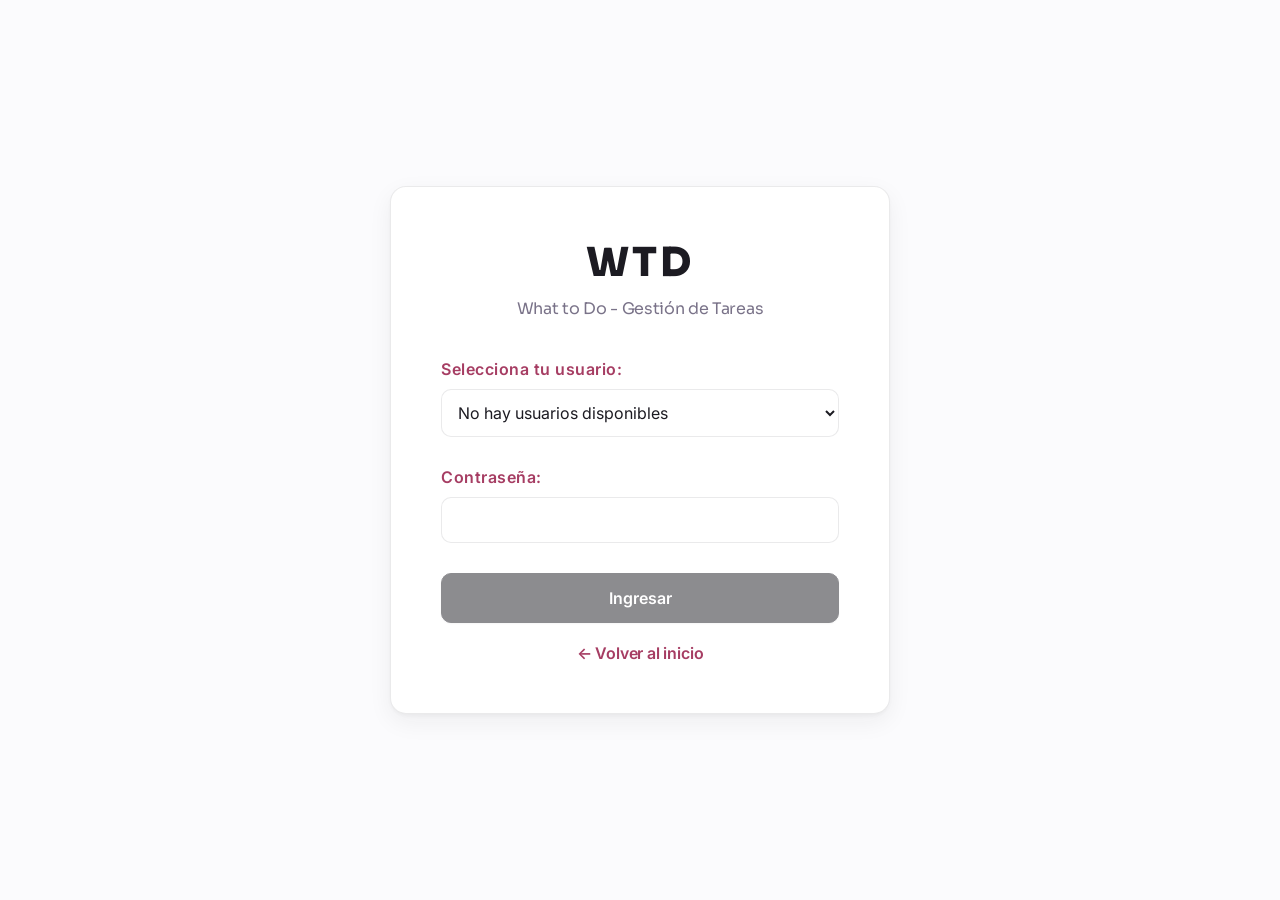
<file: frontend/index.html>
<!DOCTYPE html>
<html lang="es">
<head>
    <meta charset="UTF-8">
    <meta name="viewport" content="width=device-width, initial-scale=1.0">
    <script src="js/theme.js?v=2"></script>
    <link rel="manifest" href="manifest.webmanifest">
    <link rel="apple-touch-icon" href="icons/icon-180.png">
    <meta name="apple-mobile-web-app-capable" content="yes">
    <meta name="mobile-web-app-capable" content="yes">
    <meta name="apple-mobile-web-app-title" content="WTD">
    <meta name="apple-mobile-web-app-status-bar-style" content="default">
    <meta name="theme-color" content="#0c121c">
    <script src="js/push.js?v=1" defer></script>
    <script src="js/novedades.js?v=2" defer></script>
    <title>WTD - What to Do</title>
    <script>if (!localStorage.getItem('wtdAuth')) location.replace('login.html');</script>
    <style>
        * { margin: 0; padding: 0; box-sizing: border-box; }

        body {
            font-family: 'Segoe UI', Tahoma, Geneva, Verdana, sans-serif;
            background: var(--bg);
            color: var(--ink);
            line-height: 1.6;
        }

        /* ── Header ── */
        header {
            background: var(--glass);
            backdrop-filter: blur(10px);
            border-bottom: 1px solid rgba(var(--accent-rgb), 0.3);
            padding: 15px 40px;
            display: flex;
            justify-content: flex-end;
            align-items: center;
            position: sticky;
            top: 0;
            z-index: 50;
            height: 60px;
        }

        .logo {
            font-size: 1.4em;
            font-weight: 800;
            color: var(--accent);
            letter-spacing: 2px;
            text-decoration: none;
        }

        /* ── Perfil + Settings ── */
        .header-side { flex: 1; display: flex; align-items: center; }
        .header-side.left { justify-content: flex-start; }
        .header-side.right { justify-content: flex-end; gap: 10px; }

        .profile-chip {
            display: flex;
            align-items: center;
            gap: 8px;
            padding: 5px 12px 5px 5px;
            border-radius: 99px;
            border: 1px solid rgba(var(--ink-rgb), 0.11);
            background: var(--surface);
        }
        .profile-avatar {
            width: 24px;
            height: 24px;
            border-radius: 50%;
            background: var(--accent);
            color: var(--on-accent);
            font-size: 0.75em;
            font-weight: 700;
            display: flex;
            align-items: center;
            justify-content: center;
            flex-shrink: 0;
        }
        .profile-name {
            font-size: 0.85em;
            font-weight: 600;
            color: var(--ink);
            max-width: 120px;
            overflow: hidden;
            text-overflow: ellipsis;
            white-space: nowrap;
        }
        .settings-btn {
            width: 32px;
            height: 32px;
            border-radius: 50%;
            border: 1px solid rgba(var(--ink-rgb), 0.11);
            background: var(--surface);
            color: var(--ink-2);
            display: flex;
            align-items: center;
            justify-content: center;
            cursor: pointer;
            flex-shrink: 0;
            transition: background 0.15s, color 0.15s;
        }
        .settings-btn:hover { background: rgba(var(--ink-rgb), 0.055); color: var(--ink); }

        /* ── Layout: nav fija a la izquierda + contenido ── */
        .page-shell { display: flex; min-height: 100vh; }
        .main-area { flex: 1; min-width: 0; }
        .mobile-logo { display: none; }

        .side-nav {
            width: 228px;
            flex-shrink: 0;
            background: var(--surface);
            border-right: 1px solid rgba(var(--ink-rgb), 0.09);
            padding: 26px 18px;
            display: flex;
            flex-direction: column;
            position: sticky;
            top: 0;
            height: 100vh;
        }
        .side-nav .logo { display: block; margin: 6px 0 30px 10px; }
        .side-nav nav { display: flex; flex-direction: column; gap: 3px; flex: 1; }
        .side-nav nav a {
            text-decoration: none;
            color: var(--ink-2);
            font-size: 0.92em;
            font-weight: 500;
            padding: 10px 12px;
            border-radius: 9px;
            transition: background 0.15s, color 0.15s;
        }
        .side-nav nav a:hover { background: rgba(var(--ink-rgb), 0.045); color: var(--ink); }
        .side-nav nav a.active { background: rgba(var(--accent-rgb), 0.08); color: var(--accent); font-weight: 700; }
        .side-nav-logout {
            text-decoration: none;
            color: var(--danger);
            font-size: 0.85em;
            font-weight: 500;
            padding: 10px 12px;
            border-radius: 9px;
        }
        .side-nav-logout:hover { background: rgba(225, 29, 72, 0.08); }

        @media (max-width: 900px) {
            .side-nav { display: none; }
            .hamburger { display: flex !important; }
            .mobile-logo { display: block; }
            header { justify-content: space-between !important; }
            .profile-name { display: none; }
        }

        .hamburger {
            background: none;
            border: none;
            color: var(--accent);
            cursor: pointer;
            display: none; /* la nav fija de desktop lo hace innecesario; vuelve en mobile */
            flex-direction: column;
            gap: 5px;
            transition: all 0.3s;
        }

        .hamburger span {
            display: block;
            width: 25px;
            height: 2px;
            background: var(--accent);
            border-radius: 2px;
            transition: all 0.3s;
        }

        .hamburger.active span:nth-child(1) { transform: rotate(45deg) translate(10px, 10px); }
        .hamburger.active span:nth-child(2) { opacity: 0; }
        .hamburger.active span:nth-child(3) { transform: rotate(-45deg) translate(7px, -7px); }

        /* ── Sidebar ── */
        .sidebar {
            position: fixed;
            left: -300px;
            top: 0;
            width: 300px;
            height: 100vh;
            background: var(--surface-2);
            border-right: 1px solid rgba(var(--accent-rgb), 0.3);
            padding: 80px 20px 30px;
            transition: left 0.3s ease;
            z-index: 200;
            overflow-y: auto;
        }

        .sidebar.active { left: 0; }

        .sidebar nav ul { list-style: none; }
        .sidebar nav li { margin-bottom: 20px; }
        .sidebar nav a {
            text-decoration: none;
            color: var(--ink);
            font-size: 1.05em;
            display: flex;
            align-items: center;
            gap: 10px;
            padding: 10px;
            border-radius: 5px;
            transition: all 0.3s;
        }
        .sidebar nav a:hover { color: var(--accent); background: rgba(var(--ink-rgb), 0.055); padding-left: 15px; }
        .sidebar nav a.active { color: var(--accent); font-weight: 600; background: rgba(var(--ink-rgb), 0.083); }
        .sidebar-divider { border: none; border-top: 1px solid rgba(var(--ink-rgb), 0.11); margin: 20px 10px; }
        .sidebar nav a.logout-link { color: var(--danger); }
        .sidebar nav a.logout-link:hover { color: var(--danger); background: rgba(225, 29, 72, 0.12); }

        .sidebar-overlay {
            position: fixed;
            inset: 0;
            background: rgba(46, 32, 60,0.5);
            opacity: 0;
            visibility: hidden;
            transition: all 0.3s;
            z-index: 150;
        }
        .sidebar-overlay.active { opacity: 1; visibility: visible; }

        /* ── Hero Split ── */
        .hero {
            display: grid;
            grid-template-columns: 1fr 1.15fr;
        }

        /* Left Panel */
        .hero-left {
            display: flex;
            flex-direction: column;
            justify-content: center;
            padding: 60px 60px 60px 70px;
            border-right: 1px solid rgba(var(--ink-rgb), 0.099);
            position: relative;
            overflow: hidden;
        }

        .hero-left::before {
            content: '';
            position: absolute;
            bottom: -100px;
            left: -100px;
            width: 400px;
            height: 400px;
            background: radial-gradient(circle, rgba(var(--ink-rgb), 0.044) 0%, transparent 70%);
            pointer-events: none;
        }

        .hero-eyebrow {
            font-size: 0.75em;
            letter-spacing: 4px;
            color: var(--accent);
            text-transform: uppercase;
            margin-bottom: 18px;
            opacity: 0.8;
        }

        .hero-title {
            font-size: clamp(2.8em, 5vw, 4.2em);
            font-weight: 800;
            line-height: 1.1;
            margin-bottom: 16px;
            background: var(--btn);
            -webkit-background-clip: text;
            -webkit-text-fill-color: transparent;
            background-clip: text;
            letter-spacing: 1px;
        }

        .hero-subtitle {
            color: var(--muted);
            font-size: 1.05em;
            margin-bottom: 50px;
            font-style: italic;
        }

        .counter-block {
            background: rgba(var(--ink-rgb), 0.039);
            border: 1px solid rgba(var(--ink-rgb), 0.11);
            border-radius: 16px;
            padding: 28px 32px;
            margin-bottom: 40px;
            backdrop-filter: blur(4px);
        }

        .counter-label {
            font-size: 0.75em;
            letter-spacing: 3px;
            color: var(--accent);
            text-transform: uppercase;
            margin-bottom: 12px;
        }

        .counter-display {
            font-family: 'Courier New', monospace;
            font-size: clamp(1.6em, 3vw, 2.4em);
            font-weight: 700;
            color: var(--ink);
            letter-spacing: 3px;
        }

        .counter-display span {
            display: inline-block;
        }

        .counter-unit {
            font-size: 0.45em;
            color: var(--accent);
            margin-left: 2px;
            vertical-align: middle;
            letter-spacing: 1px;
        }

        .hero-actions {
            display: flex;
            gap: 16px;
        }

        .hero-btn {
            text-decoration: none;
            padding: 12px 28px;
            border-radius: 10px;
            font-weight: 600;
            font-size: 0.9em;
            transition: all 0.3s;
            letter-spacing: 0.5px;
        }

        .hero-btn.primary {
            background: var(--accent);
            color: var(--on-accent);
        }

        .hero-btn.primary:hover {
            transform: translateY(-2px);
            box-shadow: 0 10px 30px rgba(var(--accent-rgb), 0.35);
        }

        .hero-btn.secondary {
            background: transparent;
            color: var(--accent);
            border: 1px solid rgba(var(--accent-rgb), 0.4);
        }

        .hero-btn.secondary:hover {
            background: rgba(var(--ink-rgb), 0.055);
            border-color: var(--accent);
        }

        /* Right Panel */
        .hero-right {
            display: flex;
            flex-direction: column;
            justify-content: center;
            padding: 50px 60px 50px 50px;
            gap: 24px;
            background: var(--glass-soft);
        }

        .numbers-title {
            font-size: 0.75em;
            letter-spacing: 4px;
            color: var(--accent);
            text-transform: uppercase;
            opacity: 0.8;
        }

        /* Ring + Days row */
        .numbers-top {
            display: flex;
            align-items: center;
            gap: 32px;
        }

        .ring-container {
            position: relative;
            width: 130px;
            height: 130px;
            flex-shrink: 0;
        }

        .ring-svg {
            width: 130px;
            height: 130px;
            transform: rotate(-90deg);
        }

        .ring-bg {
            fill: none;
            stroke: rgba(var(--ink-rgb), 0.066);
            stroke-width: 7;
        }

        .ring-fill {
            fill: none;
            stroke: url(#ringGrad);
            stroke-width: 7;
            stroke-linecap: round;
            stroke-dasharray: 0 345;
            transition: stroke-dasharray 1.8s cubic-bezier(0.4, 0, 0.2, 1);
        }

        .ring-inner {
            position: absolute;
            inset: 0;
            display: flex;
            flex-direction: column;
            justify-content: center;
            align-items: center;
        }

        .ring-value {
            font-size: 1.4em;
            font-weight: 700;
            color: var(--ink);
            font-family: 'Courier New', monospace;
            line-height: 1;
        }

        .ring-sublabel {
            font-size: 0.6em;
            color: var(--muted);
            letter-spacing: 1px;
            margin-top: 3px;
        }

        .days-block {
            flex: 1;
        }

        .days-number {
            font-size: clamp(3em, 6vw, 5em);
            font-weight: 800;
            color: var(--ink);
            font-family: 'Courier New', monospace;
            line-height: 1;
            letter-spacing: -1px;
        }

        .days-label {
            font-size: 0.85em;
            color: var(--muted);
            margin-top: 4px;
            letter-spacing: 1px;
        }

        .days-next-anniv {
            font-size: 0.75em;
            color: rgba(var(--accent-rgb), 0.6);
            margin-top: 8px;
        }

        .days-next-anniv strong {
            color: var(--accent);
        }

        /* 2x2 Stats grid */
        .stats-grid {
            display: grid;
            grid-template-columns: 1fr 1fr;
            gap: 12px;
        }

        .stat-card {
            background: rgba(var(--ink-rgb), 0.033);
            border: 1px solid rgba(var(--ink-rgb), 0.083);
            border-radius: 12px;
            padding: 18px 20px;
            display: flex;
            align-items: center;
            gap: 14px;
            transition: all 0.3s;
        }

        .stat-card:hover {
            background: rgba(var(--ink-rgb), 0.066);
            border-color: rgba(var(--accent-rgb), 0.3);
            transform: translateY(-1px);
        }

        .stat-icon {
            font-size: 1.5em;
            line-height: 1;
        }

        .stat-info {}

        .stat-num {
            font-size: 1.5em;
            font-weight: 700;
            color: var(--ink);
            font-family: 'Courier New', monospace;
            line-height: 1;
        }

        .stat-name {
            font-size: 0.7em;
            color: var(--muted);
            letter-spacing: 1px;
            text-transform: uppercase;
            margin-top: 3px;
        }

        /* Romantic phrase */
        .romantic-phrase {
            background: rgba(var(--ink-rgb), 0.039);
            border-left: 3px solid rgba(var(--accent-rgb), 0.5);
            border-radius: 0 10px 10px 0;
            padding: 18px 22px;
        }

        .romantic-phrase p {
            font-size: 0.95em;
            color: var(--muted);
            font-style: italic;
            line-height: 1.6;
            transition: opacity 0.5s;
        }

        /* ── Upcoming Section ── */
        .upcoming-section {
            padding: 60px 70px;
            border-top: 1px solid rgba(var(--ink-rgb), 0.083);
        }

        .upcoming-container { max-width: 900px; margin: 0 auto; }

        .upcoming-header {
            display: flex;
            justify-content: space-between;
            align-items: center;
            margin-bottom: 30px;
        }

        .upcoming-header h2 {
            font-size: 1.4em;
            color: var(--ink);
            letter-spacing: 1px;
        }

        .view-all-link {
            color: var(--accent);
            text-decoration: none;
            font-size: 0.9em;
            font-weight: 600;
            transition: all 0.3s;
        }

        .view-all-link:hover { color: var(--ink); }

        .upcoming-list { display: flex; flex-direction: column; gap: 10px; }

        .upcoming-item {
            background: var(--glass);
            padding: 16px 20px;
            border-left: 3px solid var(--accent);
            border-radius: 0 10px 10px 0;
            display: flex;
            justify-content: space-between;
            align-items: center;
            transition: all 0.3s;
            gap: 15px;
        }

        .upcoming-item:hover {
            transform: translateX(4px);
            background: var(--glass);
        }

        .upcoming-item-content { flex: 1; cursor: pointer; min-width: 0; }
        .upcoming-item-content:hover .upcoming-item-title { color: var(--ink); }

        .upcoming-item-title {
            color: var(--ink);
            font-weight: 600;
            font-size: 0.95em;
            margin-bottom: 3px;
            white-space: nowrap;
            overflow: hidden;
            text-overflow: ellipsis;
        }

        .upcoming-item-date {
            color: var(--accent);
            font-size: 0.82em;
        }

        .upcoming-item-desc {
            font-size: 0.78em;
            color: var(--faint);
            margin-top: 2px;
            white-space: nowrap;
            overflow: hidden;
            text-overflow: ellipsis;
        }

        /* ── Task detail panel ── */
        .task-detail-overlay {
            position: fixed;
            inset: 0;
            background: rgba(46, 32, 60,0.5);
            z-index: 300;
            opacity: 0;
            visibility: hidden;
            transition: opacity 0.3s, visibility 0.3s;
        }
        .task-detail-overlay.active { opacity: 1; visibility: visible; }

        .task-detail-panel {
            position: fixed;
            top: 0;
            right: -440px;
            width: 420px;
            height: 100vh;
            background: var(--surface);
            border-left: 1px solid rgba(var(--accent-rgb), 0.25);
            z-index: 310;
            display: flex;
            flex-direction: column;
            transition: right 0.35s cubic-bezier(0.4, 0, 0.2, 1);
        }
        .task-detail-panel.active { right: 0; }

        .tdp-header {
            padding: 22px 28px 18px;
            border-bottom: 1px solid rgba(var(--ink-rgb), 0.083);
            display: flex;
            justify-content: space-between;
            align-items: center;
            flex-shrink: 0;
            background: var(--pop);
        }
        .tdp-header-title { font-size: 1em; font-weight: 700; color: var(--ink); letter-spacing: 0.5px; }
        .tdp-close {
            background: none;
            border: 1px solid rgba(var(--ink-rgb), 0.11);
            color: var(--muted);
            width: 30px; height: 30px;
            border-radius: 8px;
            cursor: pointer;
            font-size: 1em;
            transition: all 0.2s;
            display: flex; align-items: center; justify-content: center;
        }
        .tdp-close:hover { background: rgba(var(--ink-rgb), 0.083); color: var(--ink); border-color: var(--accent); }

        .tdp-body {
            padding: 28px;
            flex: 1;
            overflow-y: auto;
            display: flex;
            flex-direction: column;
            gap: 18px;
        }
        .tdp-title { font-size: 1.35em; font-weight: 700; color: var(--ink); line-height: 1.35; }
        .tdp-meta { display: flex; flex-wrap: wrap; gap: 8px; align-items: center; }
        .tdp-badge { font-size: 0.78em; font-weight: 600; padding: 4px 10px; border-radius: 8px; color: white; }
        .tdp-info {
            font-size: 0.75em;
            color: var(--muted);
            background: rgba(var(--ink-rgb), 0.033);
            border: 1px solid rgba(var(--ink-rgb), 0.066);
            border-radius: 20px;
            padding: 3px 10px;
            letter-spacing: 0.2px;
        }
        .tdp-info.shared { color: var(--ink); border-color: rgba(var(--ink-rgb), 0.25); background: rgba(var(--ink-rgb), 0.07); }
        .tdp-desc {
            background: var(--glass);
            border: 1px solid rgba(var(--ink-rgb), 0.083);
            border-radius: 10px;
            padding: 16px;
            font-size: 0.9em;
            color: var(--muted);
            line-height: 1.7;
            white-space: pre-wrap;
            flex: 1;
            min-height: 80px;
        }
        .tdp-no-desc { font-size: 0.88em; color: var(--faint); font-style: italic; text-align: center; padding: 24px; }
        .tdp-link-row {
            display: block;
            margin-top: 14px;
            padding: 10px 14px;
            border: 1px solid rgba(var(--ink-rgb), 0.11);
            border-radius: 10px;
            font-size: 0.85em;
            color: var(--accent);
            text-decoration: none;
            word-break: break-all;
        }
        .tdp-link-row:hover { background: rgba(var(--accent-rgb), 0.06); border-color: rgba(var(--accent-rgb), 0.3); }

        .tdp-footer {
            display: flex;
            gap: 10px;
            padding: 20px 28px;
            border-top: 1px solid rgba(var(--ink-rgb), 0.066);
            flex-shrink: 0;
            background: var(--pop);
        }
        .tdp-btn {
            flex: 1; padding: 12px; border-radius: 10px; border: none;
            font-weight: 600; font-size: 0.88em; cursor: pointer;
            transition: all 0.2s; font-family: inherit;
        }
        .tdp-btn.complete { background: rgba(16, 185, 129, 0.12); color: var(--ok); border: 1px solid rgba(16, 185, 129, 0.22); }
        .tdp-btn.complete:hover { background: rgba(16, 185, 129, 0.22); }
        .tdp-btn.complete.done-state { background: rgba(5, 150, 105, 0.22); color: var(--ok); }
        .tdp-btn.edit { background: rgba(var(--ink-rgb), 0.055); color: var(--ink); border: 1px solid rgba(var(--ink-rgb), 0.11); }
        .tdp-btn.edit:hover { background: rgba(var(--ink-rgb), 0.1); }
        .icon-edit { flex-shrink: 0; }
        .icon-edit-label { vertical-align: -2px; margin-right: 3px; }
        .tdp-btn.delete { background: rgba(225, 29, 72,0.1); color: var(--danger); border: 1px solid rgba(225, 29, 72,0.18); }
        .tdp-btn.delete:hover { background: rgba(225, 29, 72,0.2); color: var(--danger); }

        @media (max-width: 500px) { .task-detail-panel { width: 100%; right: -100%; } }

        .upcoming-item-category {
            background: rgba(var(--ink-rgb), 0.11);
            color: var(--accent);
            padding: 3px 10px;
            border-radius: 10px;
            font-size: 0.78em;
            white-space: nowrap;
        }

        .upcoming-item.cumples-item { border-left-color: var(--accent); }
        .upcoming-item.cumples-item .upcoming-item-title { color: var(--accent); }

        .delete-upcoming-btn {
            background: none;
            border: none;
            color: var(--ink-2);
            cursor: pointer;
            font-size: 0.9em;
            transition: all 0.3s;
            padding: 4px;
            opacity: 0;
            flex-shrink: 0;
        }

        .upcoming-item:hover .delete-upcoming-btn { opacity: 1; }
        .delete-upcoming-btn:hover { color: var(--accent); }

        .no-upcoming {
            text-align: center;
            color: var(--ink-2);
            padding: 30px;
            font-style: italic;
        }

        /* ── Delete Modal ── */
        .delete-modal {
            position: fixed;
            inset: 0;
            background: rgba(46, 32, 60,0.7);
            display: none;
            justify-content: center;
            align-items: center;
            z-index: 100;
            opacity: 0;
            transition: opacity 0.3s;
        }

        .delete-modal.active { display: flex; opacity: 1; }

        .delete-modal-content {
            background: var(--surface);
            border: 1px solid rgba(var(--accent-rgb), 0.5);
            border-radius: 16px;
            padding: 40px;
            max-width: 380px;
            text-align: center;
            backdrop-filter: blur(10px);
            animation: slideUp 0.3s ease;
        }

        @keyframes slideUp {
            from { transform: translateY(20px); opacity: 0; }
            to   { transform: translateY(0);    opacity: 1; }
        }

        .delete-modal-icon { font-size: 2.5em; margin-bottom: 16px; }

        .delete-modal-text {
            font-size: 1.1em;
            color: var(--ink);
            margin-bottom: 28px;
            line-height: 1.6;
        }

        .delete-modal-buttons { display: flex; gap: 12px; justify-content: center; }

        .delete-modal-btn {
            padding: 10px 26px;
            border: none;
            border-radius: 8px;
            font-weight: 600;
            cursor: pointer;
            transition: all 0.3s;
            font-size: 0.95em;
        }

        .delete-modal-btn.cancel {
            background: rgba(var(--ink-rgb), 0.083);
            color: var(--ink);
            border: 1px solid rgba(var(--accent-rgb), 0.3);
        }

        .delete-modal-btn.cancel:hover { background: rgba(var(--accent-rgb), 0.25); }

        .delete-modal-btn.confirm { background: var(--accent); color: var(--on-accent); }
        .delete-modal-btn.confirm:hover { background: var(--confirm-hover); }

        /* ── Footer ── */
        footer {
            border-top: 1px solid rgba(var(--ink-rgb), 0.083);
            padding: 30px 40px;
            text-align: center;
            font-size: 0.85em;
            color: var(--ink-2);
        }

        .footer-link { color: var(--accent); text-decoration: none; }
        .footer-link:hover { color: var(--ink); }

        /* ── Responsive ── */
        @media (max-width: 900px) {
            .hero { grid-template-columns: 1fr; }
            .hero-left {
                padding: 50px 30px 40px;
                border-right: none;
                border-bottom: 1px solid rgba(var(--ink-rgb), 0.099);
            }
            .hero-right { padding: 40px 30px 50px; }
            .upcoming-section { padding: 50px 30px; }
        }

        .toast {
            position: fixed;
            bottom: 28px;
            left: 50%;
            transform: translateX(-50%) translateY(20px);
            background: var(--glass);
            border: 1px solid rgba(var(--accent-rgb), 0.4);
            border-radius: 10px;
            padding: 12px 22px;
            font-size: 0.88em;
            color: var(--ink);
            pointer-events: none;
            opacity: 0;
            transition: opacity 0.3s, transform 0.3s;
            z-index: 400;
            white-space: nowrap;
        }
        .toast.show { opacity: 1; transform: translateX(-50%) translateY(0); }
        .toast.error { border-color: rgba(244, 63, 94, 0.5); color: var(--danger); }
        .toast.success { border-color: rgba(16, 185, 129, 0.5); color: var(--ok); }
    </style>
    <link rel="stylesheet" href="css/theme.css?v=9">
</head>
<body>

    <!-- Header -->
    <div class="page-shell">
        <!-- Nav fija (desktop) -->
        <aside class="side-nav">
            <a href="index.html" class="logo">WTD</a>
            <nav>
                <a href="index.html" class="active">Home</a>
                <a href="calendar.html">Calendario</a>
                <a href="watchlist.html">Watchlist</a>
                <a href="cumpleanos.html">Cumpleaños</a>
                <a href="suscripciones.html">Suscripciones</a>
            </nav>
            <a href="#" class="side-nav-logout" onclick="doLogout(event)">⏻ Cerrar sesión</a>
        </aside>

        <div class="main-area">
            <header>
                <button class="hamburger" id="hamburger">
                    <span></span><span></span><span></span>
                </button>
                <a href="index.html" class="logo mobile-logo">WTD</a>
                <div class="header-side right">
                    <div class="profile-chip">
                        <span class="profile-avatar" id="profileAvatar">·</span>
                        <span class="profile-name" id="profileName">…</span>
                    </div>
                    <button class="settings-btn" onclick="openSettings()" title="Configuración" aria-label="Configuración">
                        <svg viewBox="0 0 20 20" width="15" height="15" fill="none" aria-hidden="true">
                            <line x1="3" y1="5" x2="17" y2="5" stroke="currentColor" stroke-width="1.4" stroke-linecap="round"/>
                            <circle cx="7" cy="5" r="1.8" fill="currentColor"/>
                            <line x1="3" y1="10" x2="17" y2="10" stroke="currentColor" stroke-width="1.4" stroke-linecap="round"/>
                            <circle cx="13" cy="10" r="1.8" fill="currentColor"/>
                            <line x1="3" y1="15" x2="17" y2="15" stroke="currentColor" stroke-width="1.4" stroke-linecap="round"/>
                            <circle cx="9" cy="15" r="1.8" fill="currentColor"/>
                        </svg>
                    </button>
                </div>
            </header>

            <!-- Nav en drawer (mobile) -->
            <div class="sidebar" id="sidebar">
                <nav>
                    <ul>
                        <li><a href="#" class="active">Home</a></li>
                        <li><a href="calendar.html">Calendario</a></li>
                        <li><a href="watchlist.html">Watchlist</a></li>
                        <li><a href="cumpleanos.html">Cumpleaños</a></li>
                        <li><a href="suscripciones.html">Suscripciones</a></li>
                        <hr class="sidebar-divider">
                        <li><a href="#" class="logout-link" onclick="doLogout(event)">⏻ Cerrar sesión</a></li>
                    </ul>
                </nav>
            </div>
            <div class="sidebar-overlay" id="overlay"></div>

    <!-- Todo esto entra en una pantalla, sin scrollear la página: "Lo que
         viene" scrollea internamente si hay más de un par de tareas, pero
         "Nuestros Números" siempre queda a la vista entero. -->
    <div class="above-fold">

    <!-- Hero Split -->
    <section class="hero">

        <!-- ── Left: título + counter ── -->
        <div class="hero-left">
            <div class="hero-title">What to Do</div>
            <h1 class="hero-eyebrow">Organiza tu vida,<br>celebra cada momento</h1>
            <p class="hero-subtitle">Un espacio para los dos.</p>

            <div class="counter-block">
                <div class="counter-label">Tiempo Juntos</div>
                <div class="counter-display" id="counter">0d 0h 0m 0s</div>
            </div>

            <div class="hero-actions">
                <a href="calendar.html" class="hero-btn primary">Ver Calendario</a>
            </div>
        </div>

        <!-- ── Right: lo que viene ── -->
        <div class="hero-right">
            <div class="agenda-head">
                <div class="numbers-title">Lo que viene</div>
                <a href="calendar.html" class="view-all-link">Calendario →</a>
            </div>
            <div class="agenda-list" id="agendaList">
                <p class="agenda-empty">Cargando…</p>
            </div>
        </div>
    </section>

    <!-- Nuestros Números -->
    <section class="numbers-section">
        <div class="insights-container">
            <div class="insights-header"><h2>Nuestros números</h2></div>
            <div class="numbers-body">


            <div class="numbers-title">Nuestros Números</div>

            <!-- Ring + días -->
            <div class="numbers-top">
                <div class="ring-container">
                    <svg class="ring-svg" viewBox="0 0 140 140">
                        <defs>
                            <linearGradient id="ringGrad" x1="0%" y1="0%" x2="100%" y2="100%">
                                <stop offset="0%" style="stop-color:#1c1b22"/>
                                <stop offset="100%" style="stop-color:var(--accent)"/>
                            </linearGradient>
                        </defs>
                        <circle class="ring-bg" cx="70" cy="70" r="55"/>
                        <circle class="ring-fill" cx="70" cy="70" r="55" id="anniversaryRing"/>
                    </svg>
                    <div class="ring-inner">
                        <div class="ring-value" id="anniversaryPercent">--%</div>
                        <div class="ring-sublabel">ANIVERSARIO</div>
                    </div>
                </div>

                <div class="days-block">
                    <div class="days-number" id="daysCount">0</div>
                    <div class="days-label">días juntos</div>
                    <div class="days-next-anniv">próximo aniversario en <strong id="daysToAnniv">--</strong> días</div>
                </div>
            </div>

            <!-- 2×2 Stats -->
            <div class="stats-grid">
                <div class="stat-card">
                    <div class="stat-icon">♥</div>
                    <div class="stat-info">
                        <div class="stat-num" id="kisses">0</div>
                        <div class="stat-name">Besos</div>
                    </div>
                </div>
                <div class="stat-card">
                    <div class="stat-icon">🫂</div>
                    <div class="stat-info">
                        <div class="stat-num" id="hugs">0</div>
                        <div class="stat-name">Abrazos</div>
                    </div>
                </div>
                <div class="stat-card">
                    <div class="stat-icon">📅</div>
                    <div class="stat-info">
                        <div class="stat-num" id="weeks">0</div>
                        <div class="stat-name">Semanas</div>
                    </div>
                </div>
                <div class="stat-card">
                    <div class="stat-icon">✨</div>
                    <div class="stat-info">
                        <div class="stat-num">∞</div>
                        <div class="stat-name">Momentos</div>
                    </div>
                </div>
            </div>

            <!-- Frase romántica -->
            <div class="romantic-phrase">
                <p id="romantic-text">"Cargando..."</p>
            </div>
                    </div>
        </div>
    </section>

    </div><!-- /.above-fold -->

    <!-- Insights -->
    <section class="insights-section">
        <div class="insights-container">
            <div class="insights-header">
                <h2>Tu actividad</h2>
                <span class="insights-sub" id="insightsSub">Últimos 6 meses</span>
            </div>
            <div class="insights-grid">
                <div class="insight-card wide">
                    <div class="insight-title">Tareas por mes</div>
                    <div class="bars" id="barsChart"></div>
                </div>
                <div class="insight-card">
                    <div class="insight-title">Por categoría</div>
                    <div class="donut-row">
                        <svg class="donut" viewBox="0 0 42 42" id="donutChart">
                            <circle class="donut-track" cx="21" cy="21" r="15.9155"></circle>
                        </svg>
                        <ul class="legend" id="donutLegend"></ul>
                    </div>
                </div>
                <div class="insight-card">
                    <div class="insight-title">Completadas</div>
                    <div class="progress-big" id="doneRate">0%</div>
                    <div class="progress-track"><div class="progress-fill" id="doneBar"></div></div>
                    <div class="progress-note" id="doneNote">0 de 0 tareas</div>
                </div>
            </div>
        </div>
    </section>

    <!-- Delete Modal -->
    <div class="delete-modal" id="deleteModal">
        <div class="delete-modal-content">
            <div class="delete-modal-icon">💔</div>
            <p class="delete-modal-text">Amorcito, ¿segura que querés eliminar la tarea?</p>
            <div class="delete-modal-buttons">
                <button class="delete-modal-btn cancel" onclick="closeDeleteModal()">Cancelar</button>
                <button class="delete-modal-btn confirm" onclick="confirmDelete()">Eliminar</button>
            </div>
        </div>
    </div>

    <div class="toast" id="toast"></div>

    <!-- Task Detail Panel -->
    <div class="task-detail-overlay" id="taskDetailOverlay" onclick="closeTaskDetail()"></div>
    <div class="task-detail-panel" id="taskDetailPanel">
        <div class="tdp-header">
            <span class="tdp-header-title">Detalle de tarea</span>
            <button class="tdp-close" onclick="closeTaskDetail()">✕</button>
        </div>
        <div class="tdp-body">
            <div class="tdp-title" id="tdpTitle"></div>
            <div class="tdp-meta" id="tdpMeta"></div>
            <div id="tdpDesc"></div>
            <a href="#" id="tdpLinkRow" class="tdp-link-row" target="_blank" rel="noopener" style="display:none"></a>
        </div>
        <div class="tdp-footer">
            <button class="tdp-btn complete" id="tdpCompleteBtn" onclick="tdpToggleDone()">✓ Completar</button>
            <button class="tdp-btn edit" onclick="tdpEdit()"><svg class="icon-edit icon-edit-label" viewBox="0 0 20 20" width="13" height="13" fill="none" aria-hidden="true"><path d="M12.6 3.4 16.6 7.4 6.8 17.2H2.8v-4L12.6 3.4Z" stroke="currentColor" stroke-width="1.4" stroke-linejoin="round" stroke-linecap="round"/><path d="M10.6 5.4 14.6 9.4" stroke="currentColor" stroke-width="1.4" stroke-linecap="round"/></svg> Editar</button>
            <button class="tdp-btn delete" onclick="tdpDelete()">✕ Eliminar</button>
        </div>
    </div>

    <!-- Footer -->
    <footer>
        <p>Hecho con ❤️ para los dos · WTD</p>
        <p style="margin-top:6px">© 2026 What to Do · <a href="#" class="footer-link">Privacidad</a></p>
    </footer>

        </div><!-- /.main-area -->
    </div><!-- /.page-shell -->

    <script src="js/catalog.js?v=2"></script>
    <script src="js/api.js?v=5"></script>
    <script src="js/birthdays.js?v=1"></script>
    <script>
        /* ── Auth guard ── */
        if (!localStorage.getItem('wtdAuth')) {
            window.location.replace('login.html');
        }

        /* ── Hamburger ── */
        const hamburger = document.getElementById('hamburger');
        const sidebar   = document.getElementById('sidebar');
        const overlay   = document.getElementById('overlay');

        hamburger.addEventListener('click', () => {
            hamburger.classList.toggle('active');
            sidebar.classList.toggle('active');
            overlay.classList.toggle('active');
        });
        overlay.addEventListener('click', () => {
            hamburger.classList.remove('active');
            sidebar.classList.remove('active');
            overlay.classList.remove('active');
        });

        function doLogout(e) {
            e.preventDefault();
            localStorage.removeItem('wtdAuth');
            window.location.href = 'login.html';
        }

        /* ── Perfil + Settings ── */
        if (currentUser?.nombre) {
            document.getElementById('profileName').textContent   = currentUser.nombre;
            document.getElementById('profileAvatar').textContent = currentUser.nombre.charAt(0).toUpperCase();
        }

        function openSettings() {
            showToast('Todavía no disponible', 'info');
        }

        /* ── Dates ── */
        const START_DATE     = new Date('2024-12-21T18:30:00');
        const LAST_ANNIV     = new Date('2025-12-21T18:30:00');
        const NEXT_ANNIV     = new Date('2026-12-21T18:30:00');
        const ANNIV_DURATION = NEXT_ANNIV - LAST_ANNIV;

        /* ── Counter (seconds tick) ── */
        function updateCounter() {
            const diff = Date.now() - START_DATE;
            const d = Math.floor(diff / 86400000);
            const h = Math.floor((diff % 86400000) / 3600000);
            const m = Math.floor((diff % 3600000)  / 60000);
            const s = Math.floor((diff % 60000)    / 1000);
            document.getElementById('counter').textContent =
                `${d}d ${String(h).padStart(2,'0')}h ${String(m).padStart(2,'0')}m ${String(s).padStart(2,'0')}s`;
        }

        /* ── Stats (once) ── */
        function animateCount(el, target) {
            const dur = 1400;
            const step = 16;
            const inc  = target / (dur / step);
            let cur = 0;
            const t = setInterval(() => {
                cur = Math.min(cur + inc, target);
                el.textContent = Math.floor(cur).toLocaleString();
                if (cur >= target) clearInterval(t);
            }, step);
        }

        function updateStats() {
            const diff      = Date.now() - START_DATE;
            const totalDays = Math.floor(diff / 86400000);

            animateCount(document.getElementById('daysCount'), totalDays);
            animateCount(document.getElementById('kisses'),    totalDays * 3);
            animateCount(document.getElementById('hugs'),      totalDays * 5);
            animateCount(document.getElementById('weeks'),     Math.floor(totalDays / 7));

            /* Anniversary ring */
            const progress       = Math.min(1, (Date.now() - LAST_ANNIV) / ANNIV_DURATION);
            const pct            = Math.round(progress * 100);
            const circumference  = 2 * Math.PI * 55;   /* r = 55 */
            const dash           = progress * circumference;

            document.getElementById('anniversaryPercent').textContent = pct + '%';
            setTimeout(() => {
                document.getElementById('anniversaryRing').style.strokeDasharray =
                    `${dash} ${circumference}`;
            }, 200);

            /* Days to next anniversary */
            const daysLeft = Math.ceil((NEXT_ANNIV - Date.now()) / 86400000);
            document.getElementById('daysToAnniv').textContent = daysLeft;
        }

        /* ── Romantic phrases ── */
        const phrases = [
            "Te amo más cada día", "Sos mi razón de sonreír",
            "Juntos somos infinito", "Cada momento con vos es perfecto",
            "Sos mi persona favorita", "Te amo sin condiciones",
            "Mi vida es mejor desde que estás en ella",
            "Sos lo mejor que me pasó", "Mi corazón late por vos",
            "Con vos quiero envejecer", "Sos mi dulce obsesión",
            "Te amo con toda mi alma", "Sos mi sueño hecho realidad",
            "Mi amor por vos no tiene fin", "Sos mi cielo", "Yo más"
        ];

        function updatePhrase() {
            const el = document.getElementById('romantic-text');
            el.style.opacity = 0;
            setTimeout(() => {
                el.textContent = `"${phrases[Math.floor(Math.random() * phrases.length)]}"`;
                el.style.opacity = 1;
            }, 500);
        }

        /* ── Upcoming tasks (API) ── */
        let upcomingTasks = [];
        let upcomingBdays = [];   // cumpleaños de los próximos días, ya con su fecha calculada

        async function loadUpcomingTasks() {
            // Desde hoy hasta dentro de dos semanas: lo que realmente "viene"
            const today   = new Date();
            const horizon = new Date(today.getTime() + 14 * 86400000);
            const from = toLocalDateStr(today);
            const to   = toLocalDateStr(horizon);

            const bdayPromise = BirthdayApi.list();
            const tasks = await getTasksByDateRange(from, to);
            const bdayList = await bdayPromise;
            upcomingBdays = bdayList ? bdaysBetween(bdayList, today, horizon) : [];
            upcomingTasks = tasks
                // Prioridad Nula es calendario-only: no aparece acá.
                .filter(t => !t.completed && t.priority !== 'NONE')
                .sort((a, b) => (a.startDate || '').localeCompare(b.startDate || '')
                             || (a.startTime || '99').localeCompare(b.startTime || '99'))
                .slice(0, 8);

            renderAgenda();
        }

        function dayLabel(dateStr) {
            const d     = new Date(dateStr + 'T12:00:00');
            const today = new Date(); today.setHours(12, 0, 0, 0);
            const diff  = Math.round((d - today) / 86400000);
            if (diff === 0) return 'Hoy';
            if (diff === 1) return 'Mañana';
            const label = d.toLocaleDateString('es-ES', { weekday: 'long', day: 'numeric', month: 'short' });
            return label.charAt(0).toUpperCase() + label.slice(1);
        }

        function renderAgenda() {
            const list = document.getElementById('agendaList');
            if (!upcomingTasks.length && !upcomingBdays.length) {
                list.innerHTML = '<p class="agenda-empty">Nada agendado por ahora ✨</p>';
                return;
            }

            // Cumpleaños y tareas juntos; en un mismo día, los cumpleaños primero.
            const entries = [
                ...upcomingBdays.map(x => ({ __bday: x, startDate: x.dateStr })),
                ...upcomingTasks
            ].sort((a, b) => a.startDate.localeCompare(b.startDate) || (b.__bday ? 1 : 0) - (a.__bday ? 1 : 0));

            // Agrupadas por día para escanearlas de un vistazo
            const groups = [];
            entries.forEach(task => {
                const last = groups[groups.length - 1];
                if (last && last.date === task.startDate) last.tasks.push(task);
                else groups.push({ date: task.startDate, tasks: [task] });
            });

            list.innerHTML = groups.map(g => `
                <div class="agenda-group">
                    <div class="agenda-day">${dayLabel(g.date)}</div>
                    ${g.tasks.map(task => {
                        if (task.__bday) {
                            const { b, date } = task.__bday;
                            const name = String(b.name).replace(/[&<>"']/g, c => ({ '&':'&amp;', '<':'&lt;', '>':'&gt;', '"':'&quot;', "'":'&#39;' }[c]));
                            return `
                        <div class="agenda-item" onclick="window.location.href='cumpleanos.html?q=${encodeURIComponent(b.name)}'"
                             style="border-left:3px solid var(--accent)">
                            <span class="agenda-dot" style="background:var(--accent)"></span>
                            <div class="agenda-text">
                                <div class="agenda-title" style="font-weight:700;color:var(--accent)">🎂 ${name}</div>
                                <div class="agenda-meta">${bdayAgeText(b, date)}</div>
                            </div>
                        </div>`;
                        }
                        const cat  = catStyle(task.category, task.confirmed);
                        const prio = prioStyle(task.priority);
                        return `
                        <div class="agenda-item" onclick="openTaskDetail(${task.id})"
                             style="border-left:${prio.bar}px solid ${cat.color};opacity:${prio.opacity}">
                            <span class="agenda-dot" style="background:${cat.color}"></span>
                            <div class="agenda-text">
                                <div class="agenda-title" style="font-weight:${prio.weight}">${task.title}${prio.mark ? ' ' + prio.mark : ''}</div>
                                <div class="agenda-meta">${task.startTime ? task.startTime.substring(0, 5) + ' · ' : ''}${task.category?.name || 'Sin categoría'}</div>
                            </div>
                            ${task.sharedWith?.length ? '<span class="agenda-shared">💕</span>' : ''}
                            <span class="agenda-actions">
                                <button type="button" class="agenda-action-btn done" title="Completar" onclick="event.stopPropagation();toggleUpcomingDone(${task.id})">✓</button>
                                <button type="button" class="agenda-action-btn edit" title="Editar" onclick="event.stopPropagation();window.location.href='calendar.html?edit=${task.id}'"><svg class="icon-edit" viewBox="0 0 20 20" width="11" height="11" fill="none" aria-hidden="true"><path d="M12.6 3.4 16.6 7.4 6.8 17.2H2.8v-4L12.6 3.4Z" stroke="currentColor" stroke-width="1.6" stroke-linejoin="round" stroke-linecap="round"/><path d="M10.6 5.4 14.6 9.4" stroke="currentColor" stroke-width="1.6" stroke-linecap="round"/></svg></button>
                                <button type="button" class="agenda-action-btn delete" title="Eliminar" onclick="event.stopPropagation();askDeleteUpcoming(${task.id})">✕</button>
                            </span>
                        </div>`;
                    }).join('')}
                </div>`).join('');
        }

        /* ── Task detail panel ── */
        let activeDetailId = null;
        const MONTHS_ES   = ['enero','febrero','marzo','abril','mayo','junio','julio','agosto','septiembre','octubre','noviembre','diciembre'];
        const WEEKDAYS_ES = ['domingo','lunes','martes','miércoles','jueves','viernes','sábado'];

        function openTaskDetail(taskId) {
            const task = upcomingTasks.find(t => t.id === taskId);
            if (!task) return;
            activeDetailId = taskId;

            document.getElementById('tdpTitle').textContent = task.title;

            const cat  = catStyle(task.category, task.confirmed);
            const prio = prioStyle(task.priority);
            let meta = `<span class="tdp-badge" style="background:${cat.color}">${task.category?.name || 'Sin categoría'}</span>`;
            meta += `<span class="tdp-info">${task.itemType === 'EVENT' ? 'Evento' : 'Tarea'}</span>`;

            if (task.startDate) {
                const d = new Date(task.startDate + 'T12:00:00');
                let dateStr = `${WEEKDAYS_ES[d.getDay()]} ${d.getDate()} de ${MONTHS_ES[d.getMonth()]}`;
                if (task.endDate && task.endDate !== task.startDate) {
                    const dEnd = new Date(task.endDate + 'T12:00:00');
                    dateStr += ` → ${WEEKDAYS_ES[dEnd.getDay()]} ${dEnd.getDate()} de ${MONTHS_ES[dEnd.getMonth()]}`;
                }
                meta += `<span class="tdp-info">${dateStr}</span>`;
            }
            if (task.allDay) {
                meta += `<span class="tdp-info">Todo el día</span>`;
            } else if (task.startTime) {
                const t   = task.startTime.substring(0, 5);
                const end = task.endTime ? ` → ${task.endTime.substring(0, 5)}` : '';
                meta += `<span class="tdp-info">${t}${end}</span>`;
            }
            if (prio.label !== 'Sin prioridad') {
                meta += `<span class="tdp-info">Prioridad ${prio.label}${prio.mark ? ' ' + prio.mark : ''}</span>`;
            }
            if (task.createdBy?.nombre) meta += `<span class="tdp-info">Por ${task.createdBy.nombre}</span>`;
            if (task.sharedWith?.length) meta += `<span class="tdp-info shared">Compartida</span>`;

            document.getElementById('tdpMeta').innerHTML = meta;

            const descEl = document.getElementById('tdpDesc');
            if (task.description) {
                descEl.className   = 'tdp-desc';
                descEl.textContent = task.description;
            } else {
                descEl.className   = 'tdp-no-desc';
                descEl.textContent = 'Sin descripción';
            }

            const linkEl = document.getElementById('tdpLinkRow');
            if (task.link) {
                linkEl.href = task.link;
                linkEl.textContent = '🔗 ' + task.link;
                linkEl.style.display = '';
            } else {
                linkEl.style.display = 'none';
            }

            const completeBtn = document.getElementById('tdpCompleteBtn');
            if (task.completed) {
                completeBtn.textContent = '↩ Desmarcar';
                completeBtn.classList.add('done-state');
            } else {
                completeBtn.textContent = '✓ Completar';
                completeBtn.classList.remove('done-state');
            }

            document.getElementById('taskDetailPanel').classList.add('active');
            document.getElementById('taskDetailOverlay').classList.add('active');
            document.body.style.overflow = 'hidden';
        }

        function closeTaskDetail() {
            document.getElementById('taskDetailPanel').classList.remove('active');
            document.getElementById('taskDetailOverlay').classList.remove('active');
            document.body.style.overflow = '';
            activeDetailId = null;
        }

        function showToast(msg, type = 'info') {
            const el = document.getElementById('toast');
            el.textContent = msg;
            el.className = `toast ${type} show`;
            clearTimeout(el._t);
            el._t = setTimeout(() => el.classList.remove('show'), 3000);
        }

        function tdpDelete() {
            const id = activeDetailId;
            closeTaskDetail();
            askDeleteUpcoming(id);
        }

        function tdpEdit() {
            const id = activeDetailId;
            closeTaskDetail();
            window.location.href = `calendar.html?edit=${id}`;
        }

        async function tdpToggleDone() {
            if (!activeDetailId) return;
            await toggleUpcomingDone(activeDetailId);
            closeTaskDetail();
        }

        /* Completar desde acá (detalle o hover) sin pasar por el calendario */
        async function toggleUpcomingDone(taskId) {
            const task = upcomingTasks.find(t => t.id === taskId);
            if (!task) return;
            task.completed = !task.completed;
            renderAgenda(); // optimista
            const updated = await updateTask(taskId, task);
            if (updated) {
                showToast(task.completed ? '¡Tarea completada! ✓' : 'Tarea desmarcada', 'success');
            } else {
                task.completed = !task.completed; // rollback
                renderAgenda();
                showToast('No se pudo actualizar la tarea', 'error');
            }
        }

        /* ── Delete modal ── */
        let pendingDeleteId = null;

        function askDeleteUpcoming(taskId) {
            pendingDeleteId = taskId;
            document.getElementById('deleteModal').classList.add('active');
        }
        function closeDeleteModal() {
            document.getElementById('deleteModal').classList.remove('active');
            pendingDeleteId = null;
        }
        async function confirmDelete() {
            if (!pendingDeleteId) return;
            await deleteTask(pendingDeleteId);
            closeDeleteModal();
            loadUpcomingTasks();
        }
        document.getElementById('deleteModal').addEventListener('click', e => {
            if (e.target.id === 'deleteModal') closeDeleteModal();
        });

        /* ── Init ── */
        updateCounter();
        updateStats();
        updatePhrase();
        loadUpcomingTasks();

        setInterval(updateCounter, 1000);
        setInterval(updatePhrase, 10000);
        setInterval(loadUpcomingTasks, 10000);

        /* ── Insights: gráficos de actividad ── */
        const CAT_COLORS = {
            'Estudio': '#5b7ea6', 'Trabajo': '#0f9d6b',
            'Personal': '#a63d63', 'Urgente': '#c26234'
        };
        const FALLBACK_COLORS = ['#5b7ea6', '#0f9d6b', '#a63d63', '#c26234', '#7a6f9c', '#c9922f'];

        async function loadInsights() {
            const tasks = await getAllTasks();
            if (!tasks.length) return;

            /* — Barras: tareas por mes (últimos 6) — */
            const now = new Date();
            const months = [];
            for (let i = 5; i >= 0; i--) {
                const d = new Date(now.getFullYear(), now.getMonth() - i, 1);
                months.push({
                    key: `${d.getFullYear()}-${String(d.getMonth() + 1).padStart(2, '0')}`,
                    label: d.toLocaleDateString('es', { month: 'short' }).replace('.', ''),
                    count: 0
                });
            }
            const byKey = Object.fromEntries(months.map(m => [m.key, m]));
            tasks.forEach(t => {
                const k = (t.startDate || '').slice(0, 7);
                if (byKey[k]) byKey[k].count++;
            });
            const max = Math.max(1, ...months.map(m => m.count));
            document.getElementById('barsChart').innerHTML = months.map(m => `
                <div class="bar-col">
                    <div class="bar-value">${m.count || ''}</div>
                    <div class="bar-track"><div class="bar-fill" style="height:${(m.count / max) * 100}%"></div></div>
                    <div class="bar-label">${m.label}</div>
                </div>`).join('');

            /* — Donut: distribución por categoría — */
            const counts = {};
            tasks.forEach(t => {
                const n = (t.category && t.category.name) || 'Sin categoría';
                counts[n] = (counts[n] || 0) + 1;
            });
            const entries = Object.entries(counts).sort((a, b) => b[1] - a[1]);
            const total = tasks.length;
            const donut = document.getElementById('donutChart');
            let offset = 25;
            entries.forEach(([name, n], i) => {
                const pct = (n / total) * 100;
                const c = document.createElementNS('http://www.w3.org/2000/svg', 'circle');
                c.setAttribute('class', 'donut-seg');
                c.setAttribute('cx', 21); c.setAttribute('cy', 21); c.setAttribute('r', 15.9155);
                c.setAttribute('stroke', CAT_COLORS[name] || FALLBACK_COLORS[i % FALLBACK_COLORS.length]);
                c.setAttribute('stroke-dasharray', `${pct} ${100 - pct}`);
                c.setAttribute('stroke-dashoffset', offset);
                donut.appendChild(c);
                offset = (offset - pct + 100) % 100;
            });
            document.getElementById('donutLegend').innerHTML = entries.map(([name, n], i) => `
                <li><span class="dot" style="background:${CAT_COLORS[name] || FALLBACK_COLORS[i % FALLBACK_COLORS.length]}"></span>
                    <span class="legend-name">${name}</span><span class="legend-num">${n}</span></li>`).join('');

            /* — Completadas — */
            const done = tasks.filter(t => t.completed).length;
            const rate = Math.round((done / total) * 100);
            document.getElementById('doneRate').textContent = rate + '%';
            document.getElementById('doneNote').textContent = `${done} de ${total} tareas`;
            setTimeout(() => { document.getElementById('doneBar').style.width = rate + '%'; }, 200);
        }
        loadInsights();
    </script>
</body>
</html>
</file>
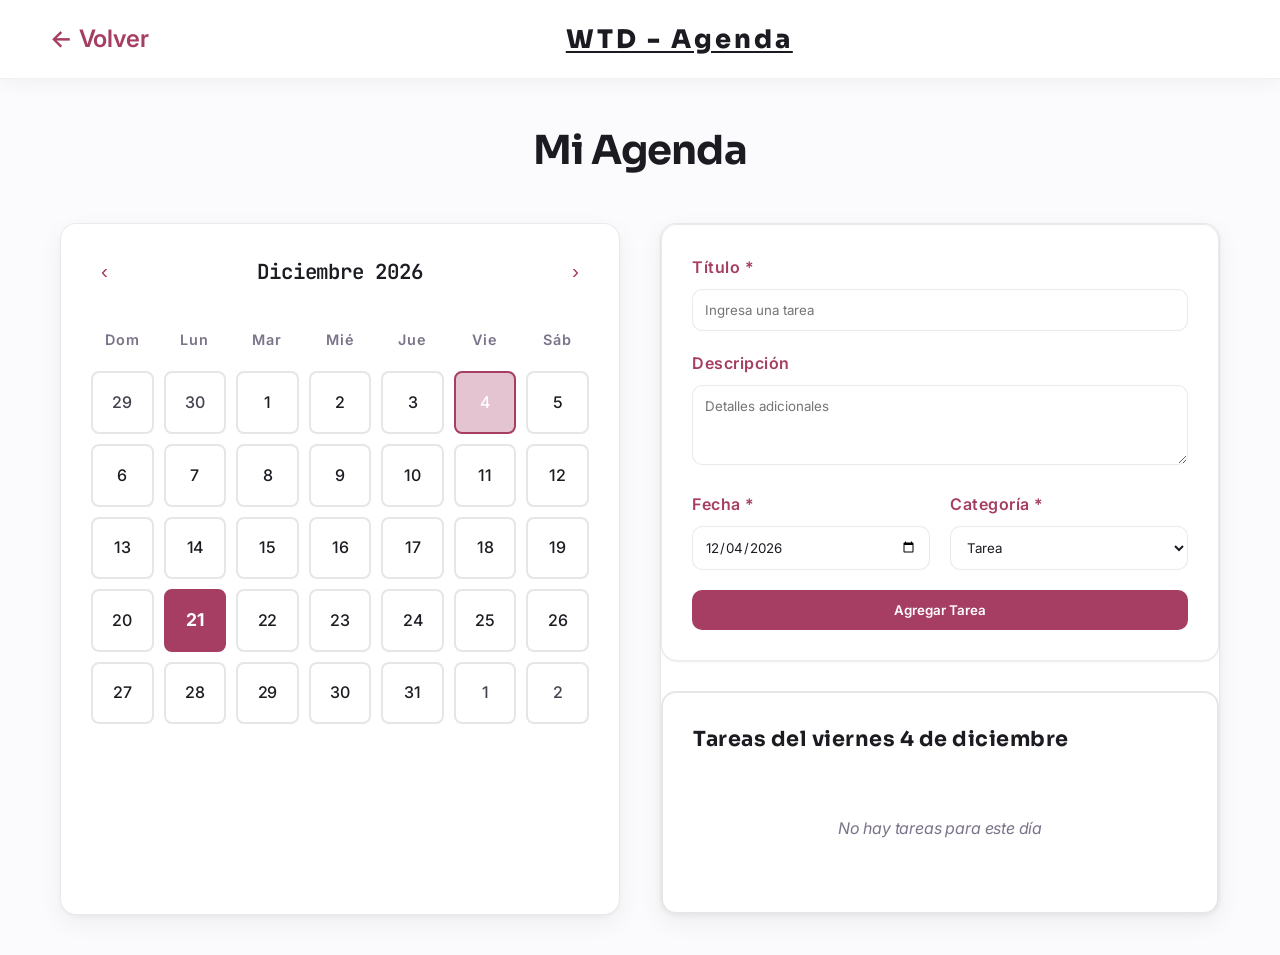
<file: frontend/agenda.html>
<!DOCTYPE html>
<html lang="es">
<head>
    <meta charset="UTF-8">
    <meta name="viewport" content="width=device-width, initial-scale=1.0">
    <script src="js/theme.js?v=2"></script>
    <link rel="manifest" href="manifest.webmanifest">
    <link rel="apple-touch-icon" href="icons/icon-180.png">
    <meta name="apple-mobile-web-app-capable" content="yes">
    <meta name="mobile-web-app-capable" content="yes">
    <meta name="apple-mobile-web-app-title" content="WTD">
    <meta name="apple-mobile-web-app-status-bar-style" content="default">
    <meta name="theme-color" content="#0c121c">
    <script src="js/push.js?v=1" defer></script>
    <script src="js/novedades.js?v=2" defer></script>
    <title>Agenda - WTD</title>
    <style>
        * {
            margin: 0;
            padding: 0;
            box-sizing: border-box;
        }

        body {
            font-family: 'Segoe UI', Tahoma, Geneva, Verdana, sans-serif;
            background: var(--bg);
            color: var(--ink);
            line-height: 1.6;
        }

        /* Header */
        header {
            background: var(--glass);
            backdrop-filter: blur(10px);
            border-bottom: 2px solid var(--accent);
            padding: 15px 40px;
            display: flex;
            justify-content: space-between;
            align-items: center;
            position: sticky;
            top: 0;
            z-index: 50;
            box-shadow: 0 2px 20px rgba(28, 27, 34, 0.055);
        }

        .logo {
            font-size: 1.6em;
            font-weight: 800;
            color: var(--accent);
            letter-spacing: 1px;
        }

        .back-btn {
            background: none;
            border: none;
            color: var(--accent);
            font-size: 1.5em;
            cursor: pointer;
            transition: all 0.3s;
            padding: 5px 10px;
        }

        .back-btn:hover {
            transform: translateX(-5px);
        }

        /* Main Container */
        .container {
            max-width: 1200px;
            margin: 0 auto;
            padding: 40px 20px;
        }

        .page-title {
            font-size: 2.5em;
            color: var(--ink);
            margin-bottom: 40px;
            text-align: center;
            letter-spacing: 1px;
        }

        /* Layout */
        .agenda-layout {
            display: grid;
            grid-template-columns: 1fr 1fr;
            gap: 40px;
        }

        /* Calendar */
        .calendar-section {
            background: var(--surface);
            border: 2px solid rgba(var(--ink-rgb), 0.11);
            border-radius: 15px;
            padding: 30px;
            backdrop-filter: blur(5px);
        }

        .calendar-header {
            display: flex;
            justify-content: space-between;
            align-items: center;
            margin-bottom: 30px;
        }

        .calendar-nav button {
            background: none;
            border: none;
            color: var(--accent);
            font-size: 1.3em;
            cursor: pointer;
            transition: all 0.3s;
            padding: 5px 10px;
        }

        .calendar-nav button:hover {
            transform: scale(1.2);
        }

        .current-date {
            font-size: 1.3em;
            color: var(--ink);
            font-weight: 600;
        }

        .calendar-grid {
            display: grid;
            grid-template-columns: repeat(7, 1fr);
            gap: 10px;
            margin-bottom: 30px;
        }

        .day-header {
            text-align: center;
            color: var(--muted);
            font-size: 0.9em;
            font-weight: 600;
            padding: 10px 0;
            letter-spacing: 1px;
        }

        .day-cell {
            aspect-ratio: 1;
            display: flex;
            align-items: center;
            justify-content: center;
            border: 2px solid rgba(var(--ink-rgb), 0.11);
            border-radius: 8px;
            cursor: pointer;
            transition: all 0.3s;
            font-weight: 500;
            color: var(--ink);
        }

        .day-cell:hover {
            border-color: var(--accent);
            background: rgba(var(--ink-rgb), 0.055);
        }

        .day-cell.other-month {
            color: var(--ink-2);
            cursor: default;
        }

        .day-cell.today {
            background: var(--accent);
            border-color: var(--accent);
            color: var(--on-accent);
        }

        .day-cell.selected {
            background: rgba(var(--accent-rgb), 0.3);
            border-color: var(--accent);
        }

        .day-cell.special-date {
            background: var(--accent);
            border-color: var(--accent);
            color: var(--on-accent);
            font-weight: bold;
        }

        .day-cell.anniversary {
            background: var(--accent);
            border-color: var(--accent);
            color: var(--on-accent);
            font-weight: bold;
            font-size: 1.1em;
        }

        .day-cell.semi-anniversary {
            background: var(--ink-2);
            border-color: var(--ink-2);
            color: white;
            font-weight: bold;
        }

        /* Tasks Section */
        .tasks-section {
            display: flex;
            flex-direction: column;
            gap: 30px;
        }

        /* Add Task Form */
        .add-task-form {
            background: var(--surface);
            border: 2px solid rgba(var(--ink-rgb), 0.11);
            border-radius: 15px;
            padding: 30px;
            backdrop-filter: blur(5px);
        }

        .form-group {
            margin-bottom: 20px;
        }

        .form-group label {
            display: block;
            margin-bottom: 8px;
            color: var(--accent);
            font-weight: 600;
            letter-spacing: 0.5px;
        }

        .form-group input,
        .form-group textarea,
        .form-group select {
            width: 100%;
            padding: 12px;
            background: var(--glass);
            border: 2px solid rgba(var(--ink-rgb), 0.11);
            border-radius: 8px;
            color: var(--ink);
            font-family: inherit;
            transition: border-color 0.3s;
        }

        .form-group input:focus,
        .form-group textarea:focus,
        .form-group select:focus {
            outline: none;
            border-color: var(--accent);
        }

        .form-group textarea {
            resize: vertical;
            min-height: 80px;
        }

        .form-row {
            display: grid;
            grid-template-columns: 1fr 1fr;
            gap: 20px;
        }

        .btn {
            background: var(--accent);
            color: var(--on-accent);
            border: none;
            padding: 12px 30px;
            border-radius: 8px;
            cursor: pointer;
            font-weight: 600;
            transition: all 0.3s;
            width: 100%;
        }

        .btn:hover {
            transform: translateY(-2px);
            box-shadow: 0 10px 25px rgba(var(--accent-rgb), 0.3);
        }

        .btn:active {
            transform: translateY(0);
        }

        /* Tasks List */
        .tasks-list {
            background: var(--surface);
            border: 2px solid rgba(var(--ink-rgb), 0.11);
            border-radius: 15px;
            padding: 30px;
            backdrop-filter: blur(5px);
        }

        .tasks-list h3 {
            color: var(--ink);
            margin-bottom: 20px;
            font-size: 1.3em;
            letter-spacing: 0.5px;
        }

        .task-item {
            background: var(--glass);
            padding: 20px;
            border-left: 4px solid var(--accent);
            border-radius: 8px;
            margin-bottom: 15px;
            display: flex;
            justify-content: space-between;
            align-items: flex-start;
            gap: 15px;
            transition: all 0.3s;
        }

        .task-item:hover {
            background: rgba(var(--ink-rgb), 0.028);
            transform: translateX(5px);
        }

        .task-item.completed {
            opacity: 0.6;
            border-left-color: var(--muted);
        }

        .task-item.completed .task-title {
            text-decoration: line-through;
            color: var(--muted);
        }

        .task-content {
            flex: 1;
        }

        .task-title {
            font-weight: 600;
            color: var(--ink);
            margin-bottom: 5px;
        }

        .task-description {
            color: var(--muted);
            font-size: 0.9em;
            margin-bottom: 8px;
        }

        .task-meta {
            display: flex;
            gap: 15px;
            font-size: 0.85em;
            color: var(--ink-2);
        }

        .task-category {
            background: rgba(var(--ink-rgb), 0.11);
            color: var(--accent);
            padding: 3px 10px;
            border-radius: 12px;
        }

        .task-category[data-category="Cumples"] {
            background: rgba(192, 38, 211, 0.3);
            color: var(--accent);
            font-weight: 700;
        }

        .task-item.cumples-task {
            border-left-color: var(--accent);
        }

        .task-item.cumples-task .task-title {
            color: var(--accent);
            font-weight: 700;
        }

        .task-actions {
            display: flex;
            gap: 10px;
        }

        .task-btn {
            background: none;
            border: none;
            color: var(--muted);
            cursor: pointer;
            font-size: 1.2em;
            transition: all 0.3s;
            padding: 5px;
        }

        .task-btn:hover {
            color: var(--accent);
        }

        .no-tasks {
            text-align: center;
            color: var(--ink-2);
            padding: 40px 20px;
            font-style: italic;
        }

        /* Delete Modal */
        .delete-modal {
            position: fixed;
            top: 0;
            left: 0;
            width: 100%;
            height: 100%;
            background: rgba(46, 32, 60, 0.7);
            display: none;
            justify-content: center;
            align-items: center;
            z-index: 100;
            opacity: 0;
            transition: opacity 0.3s;
        }

        .delete-modal.active {
            display: flex;
            opacity: 1;
        }

        .delete-modal-content {
            background: var(--surface);
            border: 2px solid var(--accent);
            border-radius: 15px;
            padding: 40px;
            max-width: 400px;
            text-align: center;
            backdrop-filter: blur(10px);
            animation: slideUp 0.3s ease;
        }

        .delete-modal-content.anniversary {
            border-color: var(--accent);
            background: var(--surface);
            box-shadow: 0 0 30px rgba(219, 39, 119, 0.3);
        }

        @keyframes slideUp {
            from {
                transform: translateY(30px);
                opacity: 0;
            }
            to {
                transform: translateY(0);
                opacity: 1;
            }
        }

        .delete-modal-icon {
            font-size: 3em;
            margin-bottom: 20px;
        }

        .delete-modal-text {
            font-size: 1.2em;
            color: var(--ink);
            margin-bottom: 30px;
            line-height: 1.6;
        }

        .delete-modal-text.anniversary {
            color: var(--accent);
            font-size: 1.4em;
            font-weight: 700;
        }

        .delete-modal-buttons {
            display: flex;
            gap: 15px;
            justify-content: center;
        }

        .delete-modal-btn {
            padding: 12px 30px;
            border: none;
            border-radius: 8px;
            font-weight: 600;
            cursor: pointer;
            transition: all 0.3s;
            font-size: 1em;
        }

        .delete-modal-btn.cancel {
            background: rgba(var(--ink-rgb), 0.11);
            color: var(--ink);
            border: 2px solid rgba(var(--accent-rgb), 0.3);
        }

        .delete-modal-btn.cancel:hover {
            background: rgba(var(--ink-rgb), 0.055);
            border-color: rgba(var(--accent-rgb), 0.5);
        }

        .delete-modal-btn.confirm {
            background: var(--accent);
            color: var(--on-accent);
        }

        .delete-modal-btn.confirm:hover {
            background: var(--btn);
            transform: scale(1.05);
        }

        .delete-modal-btn.anniversary {
            background: var(--accent);
        }

        .delete-modal-btn.anniversary:hover {
            background: var(--accent);
            transform: scale(1.05);
        }

        /* Responsive */
        @media (max-width: 1024px) {
            .agenda-layout {
                grid-template-columns: 1fr;
            }
        }

        @media (max-width: 768px) {
            .container {
                padding: 20px;
            }

            .page-title {
                font-size: 1.8em;
            }

            .form-row {
                grid-template-columns: 1fr;
            }

            .task-item {
                flex-direction: column;
            }

            .task-actions {
                justify-content: flex-end;
            }
        }
    </style>
    <link rel="stylesheet" href="css/theme.css?v=9">
</head>
<body>
    <!-- Header -->
    <header>
        <a href="index.html" class="back-btn">← Volver</a>
        <a href="index.html" class="logo">WTD - Agenda</a>
        <div style="width: 40px;"></div>
    </header>

    <!-- Container -->
    <div class="container">
        <h1 class="page-title">Mi Agenda</h1>

        <div class="agenda-layout">
            <!-- Calendar -->
            <div class="calendar-section">
                <div class="calendar-header">
                    <div class="calendar-nav">
                        <button id="prevMonth">‹</button>
                    </div>
                    <div class="current-date" id="currentDate">Cargando...</div>
                    <div class="calendar-nav">
                        <button id="nextMonth">›</button>
                    </div>
                </div>
                <div class="calendar-grid" id="calendar">
                    <!-- Se genera con JS -->
                </div>
            </div>

            <!-- Tasks -->
            <div class="tasks-section">
                <!-- Add Task Form -->
                <div class="add-task-form">
                    <form id="taskForm">
                        <div class="form-group">
                            <label for="taskTitle">Título *</label>
                            <input type="text" id="taskTitle" required placeholder="Ingresa una tarea">
                        </div>

                        <div class="form-group">
                            <label for="taskDescription">Descripción</label>
                            <textarea id="taskDescription" placeholder="Detalles adicionales"></textarea>
                        </div>

                        <div class="form-row">
                            <div class="form-group">
                                <label for="taskDate">Fecha *</label>
                                <input type="date" id="taskDate" required>
                            </div>
                            <div class="form-group">
                                <label for="taskCategory">Categoría *</label>
                                <select id="taskCategory" required>
                                    <option value="Tarea">Tarea</option>
                                    <option value="Clase">Clase</option>
                                    <option value="Watchlist">Watchlist</option>
                                    <option value="Cumples">Cumples</option>
                                    <option value="Otra">Otra</option>
                                </select>
                            </div>
                        </div>

                        <button type="submit" class="btn">Agregar Tarea</button>
                    </form>
                </div>

                <!-- Tasks List -->
                <div class="tasks-list">
                    <h3>Tareas del <span id="selectedDateDisplay">hoy</span></h3>
                    <div id="tasksList">
                        <p class="no-tasks">No hay tareas para este día</p>
                    </div>
                </div>
            </div>
        </div>
    </div>

    <!-- Delete Modal -->
    <div class="delete-modal" id="deleteModal">
        <div class="delete-modal-content" id="deleteModalContent">
            <div class="delete-modal-icon">💔</div>
            <p class="delete-modal-text">Amorcito, ¿segura que querés eliminar la tarea?</p>
            <div class="delete-modal-buttons">
                <button class="delete-modal-btn cancel" onclick="closeDeleteModal()">Cancelar</button>
                <button class="delete-modal-btn confirm" onclick="confirmDelete()">Eliminar</button>
            </div>
        </div>
    </div>

    <script>
        // Close modal when clicking outside
        document.getElementById('deleteModal').addEventListener('click', (e) => {
            if (e.target.id === 'deleteModal') {
                closeDeleteModal();
            }
        });
    </script>

    <script>
        // State
        let currentDate = new Date();
        let selectedDate = new Date();
        let tasks = JSON.parse(localStorage.getItem('wtdTasks')) || [];

        // Render Calendar
        function renderCalendar() {
            const year = currentDate.getFullYear();
            const month = currentDate.getMonth();

            // Update header
            const monthNames = ['Enero', 'Febrero', 'Marzo', 'Abril', 'Mayo', 'Junio',
                'Julio', 'Agosto', 'Septiembre', 'Octubre', 'Noviembre', 'Diciembre'];
            document.getElementById('currentDate').textContent = `${monthNames[month]} ${year}`;

            // Clear calendar
            const calendar = document.getElementById('calendar');
            calendar.innerHTML = '';

            // Day headers
            const dayNames = ['Dom', 'Lun', 'Mar', 'Mié', 'Jue', 'Vie', 'Sáb'];
            dayNames.forEach(day => {
                const header = document.createElement('div');
                header.className = 'day-header';
                header.textContent = day;
                calendar.appendChild(header);
            });

            // First day of month
            const firstDay = new Date(year, month, 1).getDay();

            // Days from previous month
            const prevMonthDays = new Date(year, month, 0).getDate();
            for (let i = firstDay - 1; i >= 0; i--) {
                const cell = createDayCell(prevMonthDays - i, true);
                calendar.appendChild(cell);
            }

            // Days of current month
            const daysInMonth = new Date(year, month + 1, 0).getDate();
            for (let i = 1; i <= daysInMonth; i++) {
                const cell = createDayCell(i, false);
                calendar.appendChild(cell);
            }

            // Days from next month
            const totalCells = calendar.children.length - 7; // Excluding headers
            const remainingCells = 35 - totalCells;
            for (let i = 1; i <= remainingCells; i++) {
                const cell = createDayCell(i, true);
                calendar.appendChild(cell);
            }
        }

        function createDayCell(day, otherMonth) {
            const cell = document.createElement('div');
            cell.className = 'day-cell';
            cell.textContent = day;

            if (otherMonth) {
                cell.classList.add('other-month');
            } else {
                const year = currentDate.getFullYear();
                const month = currentDate.getMonth();
                const date = new Date(year, month, day);

                // Mark special dates
                if (day === 21) {
                    if (month === 11) { // December
                        cell.classList.add('anniversary');
                    } else if (month === 5) { // June
                        cell.classList.add('semi-anniversary');
                    } else {
                        cell.classList.add('special-date');
                    }
                }

                // Mark today
                const today = new Date();
                if (date.toDateString() === today.toDateString()) {
                    cell.classList.add('today');
                }

                // Mark selected
                if (date.toDateString() === selectedDate.toDateString()) {
                    cell.classList.add('selected');
                }

                // Click handler
                cell.addEventListener('click', () => {
                    selectedDate = date;
                    renderCalendar();
                    renderTasks();
                });
            }

            return cell;
        }

        // Render Tasks
        function renderTasks() {
            const tasksList = document.getElementById('tasksList');
            const selectedDateStr = selectedDate.toISOString().split('T')[0];

            const dayNames = ['domingo', 'lunes', 'martes', 'miércoles', 'jueves', 'viernes', 'sábado'];
            const monthNames = ['enero', 'febrero', 'marzo', 'abril', 'mayo', 'junio',
                'julio', 'agosto', 'septiembre', 'octubre', 'noviembre', 'diciembre'];

            const day = selectedDate.getDate();
            const month = selectedDate.getMonth();

            const dateDisplay = `${dayNames[selectedDate.getDay()]} ${day} de ${monthNames[month]}`;
            document.getElementById('selectedDateDisplay').textContent = dateDisplay;

            const dayTasks = tasks.filter(t => t.date === selectedDateStr);

            if (dayTasks.length === 0) {
                tasksList.innerHTML = '<p class="no-tasks">No hay tareas para este día</p>';
                return;
            }

            tasksList.innerHTML = dayTasks.map((task, index) => `
                <div class="task-item ${task.completed ? 'completed' : ''} ${task.category === 'Cumples' ? 'cumples-task' : ''}">
                    <div class="task-content">
                        <div class="task-title">${task.title}</div>
                        ${task.description ? `<div class="task-description">${task.description}</div>` : ''}
                        <div class="task-meta">
                            <span class="task-category" data-category="${task.category}">${task.category}</span>
                        </div>
                    </div>
                    <div class="task-actions">
                        <button class="task-btn" onclick="toggleTask('${selectedDateStr}', ${index})" title="Completar">
                            ${task.completed ? '✓' : '○'}
                        </button>
                        <button class="task-btn" onclick="deleteTask('${selectedDateStr}', ${index})" title="Eliminar">
                            ✕
                        </button>
                    </div>
                </div>
            `).join('');
        }

        // Toggle Task
        function toggleTask(dateStr, index) {
            const dayTasks = tasks.filter(t => t.date === dateStr);
            const task = dayTasks[index];
            const taskIndex = tasks.indexOf(task);
            tasks[taskIndex].completed = !tasks[taskIndex].completed;
            saveTasks();
            renderTasks();
        }

        // Delete Task
        let deleteData = null;

        function deleteTask(dateStr, index) {
            deleteData = { dateStr, index };

            // Check if it's a special date (21st)
            const date = new Date(dateStr + 'T00:00:00');
            const day = date.getDate();
            const month = date.getMonth();

            const modalContent = document.getElementById('deleteModalContent');
            const modalText = modalContent.querySelector('.delete-modal-text');
            const confirmBtn = modalContent.querySelector('.delete-modal-btn.confirm');
            const modalIcon = modalContent.querySelector('.delete-modal-icon');

            if (day === 21) {
                modalContent.classList.add('anniversary');
                modalIcon.textContent = '💔💔💔';
                modalText.classList.add('anniversary');
                modalText.textContent = '¡¿QUERÉS CORTAR CONMIGO?!';
                confirmBtn.classList.add('anniversary');
                confirmBtn.classList.remove('confirm');
            } else {
                modalContent.classList.remove('anniversary');
                modalIcon.textContent = '💔';
                modalText.classList.remove('anniversary');
                modalText.textContent = 'Amorcito, ¿segura que querés eliminar la tarea?';
                confirmBtn.classList.remove('anniversary');
                confirmBtn.classList.add('confirm');
            }

            document.getElementById('deleteModal').classList.add('active');
        }

        function closeDeleteModal() {
            document.getElementById('deleteModal').classList.remove('active');
            deleteData = null;
        }

        function confirmDelete() {
            if (!deleteData) return;

            const { dateStr, index } = deleteData;
            const dayTasks = tasks.filter(t => t.date === dateStr);
            const task = dayTasks[index];
            const taskIndex = tasks.indexOf(task);
            tasks.splice(taskIndex, 1);
            saveTasks();
            renderTasks();
            closeDeleteModal();
        }

        // Save Tasks
        function saveTasks() {
            localStorage.setItem('wtdTasks', JSON.stringify(tasks));
        }

        // Form Submit
        document.getElementById('taskForm').addEventListener('submit', (e) => {
            e.preventDefault();

            const title = document.getElementById('taskTitle').value;
            const description = document.getElementById('taskDescription').value;
            const date = document.getElementById('taskDate').value;
            const category = document.getElementById('taskCategory').value;

            tasks.push({
                title,
                description,
                date,
                category,
                completed: false
            });

            saveTasks();

            // Select the date of the new task
            selectedDate = new Date(date + 'T00:00:00');

            // Reset form
            document.getElementById('taskForm').reset();
            document.getElementById('taskDate').value = selectedDate.toISOString().split('T')[0];

            renderCalendar();
            renderTasks();
        });

        // Calendar Navigation
        document.getElementById('prevMonth').addEventListener('click', () => {
            currentDate.setMonth(currentDate.getMonth() - 1);
            renderCalendar();
        });

        document.getElementById('nextMonth').addEventListener('click', () => {
            currentDate.setMonth(currentDate.getMonth() + 1);
            renderCalendar();
        });

        // Initialize
        document.getElementById('taskDate').valueAsDate = new Date();
        renderCalendar();
        renderTasks();
    </script>
</body>
</html>
</file>
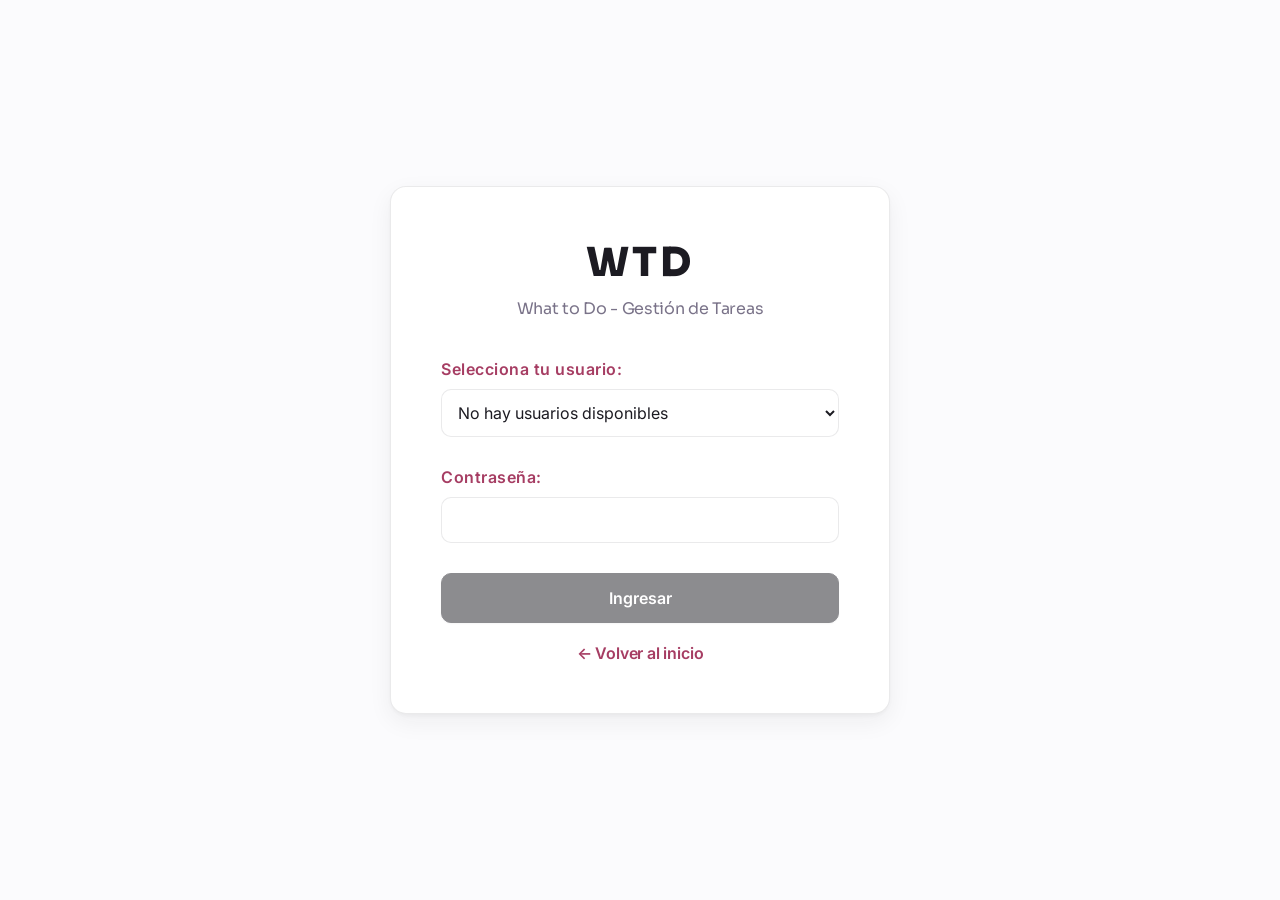
<file: frontend/calendar.html>
<!DOCTYPE html>
<html lang="es">
<head>
    <meta charset="UTF-8">
    <meta name="viewport" content="width=device-width, initial-scale=1.0">
    <script src="js/theme.js?v=2"></script>
    <link rel="manifest" href="manifest.webmanifest">
    <link rel="apple-touch-icon" href="icons/icon-180.png">
    <meta name="apple-mobile-web-app-capable" content="yes">
    <meta name="mobile-web-app-capable" content="yes">
    <meta name="apple-mobile-web-app-title" content="WTD">
    <meta name="apple-mobile-web-app-status-bar-style" content="default">
    <meta name="theme-color" content="#0c121c">
    <script src="js/push.js?v=1" defer></script>
    <script src="js/novedades.js?v=2" defer></script>
    <title>Calendario - WTD</title>
    <style>
        * {
            margin: 0;
            padding: 0;
            box-sizing: border-box;
        }

        body {
            font-family: 'Segoe UI', Tahoma, Geneva, Verdana, sans-serif;
            background: var(--bg);
            color: var(--ink);
            line-height: 1.6;
        }

        header {
            background: var(--glass);
            backdrop-filter: blur(10px);
            border-bottom: 2px solid var(--accent);
            padding: 15px 40px;
            display: flex;
            justify-content: flex-end;
            align-items: center;
            position: sticky;
            top: 0;
            z-index: 50;
            box-shadow: 0 2px 20px rgba(28, 27, 34, 0.055);
        }
        .mobile-logo { display: none; }

        .logo {
            font-size: 1.6em;
            font-weight: 800;
            color: var(--accent);
            letter-spacing: 1px;
            text-decoration: none;
        }

        /* ── Layout: nav fija a la izquierda + contenido ── */
        .page-shell { display: flex; min-height: 100vh; }
        .main-area { flex: 1; min-width: 0; }

        .side-nav {
            width: 228px;
            flex-shrink: 0;
            background: var(--surface);
            border-right: 1px solid rgba(var(--ink-rgb), 0.09);
            padding: 26px 18px;
            display: flex;
            flex-direction: column;
            position: sticky;
            top: 0;
            height: 100vh;
        }
        .side-nav .logo { display: block; margin: 6px 0 30px 10px; }
        .side-nav nav { display: flex; flex-direction: column; gap: 3px; flex: 1; }
        .side-nav nav a {
            text-decoration: none;
            color: var(--ink-2);
            font-size: 0.92em;
            font-weight: 500;
            padding: 10px 12px;
            border-radius: 9px;
            transition: background 0.15s, color 0.15s;
        }
        .side-nav nav a:hover { background: rgba(var(--ink-rgb), 0.045); color: var(--ink); }
        .side-nav nav a.active { background: rgba(var(--accent-rgb), 0.08); color: var(--accent); font-weight: 700; }
        .side-nav-logout {
            text-decoration: none;
            color: var(--danger);
            font-size: 0.85em;
            font-weight: 500;
            padding: 10px 12px;
            border-radius: 9px;
        }
        .side-nav-logout:hover { background: rgba(225, 29, 72, 0.08); }

        /* ── Perfil + Settings (header) ── */
        .header-side.right { display: flex; align-items: center; gap: 10px; }
        .profile-chip {
            display: flex;
            align-items: center;
            gap: 8px;
            padding: 5px 12px 5px 5px;
            border-radius: 99px;
            border: 1px solid rgba(var(--ink-rgb), 0.11);
            background: var(--surface);
        }
        .profile-avatar {
            width: 24px; height: 24px; border-radius: 50%;
            background: var(--accent); color: var(--on-accent);
            font-size: 0.75em; font-weight: 700;
            display: flex; align-items: center; justify-content: center;
            flex-shrink: 0;
        }
        .profile-name {
            font-size: 0.85em; font-weight: 600; color: var(--ink);
            max-width: 120px; overflow: hidden; text-overflow: ellipsis; white-space: nowrap;
        }
        .settings-btn {
            width: 32px; height: 32px; border-radius: 50%;
            border: 1px solid rgba(var(--ink-rgb), 0.11);
            background: var(--surface); color: var(--ink-2);
            display: flex; align-items: center; justify-content: center;
            cursor: pointer; flex-shrink: 0;
            transition: background 0.15s, color 0.15s;
        }
        .settings-btn:hover { background: rgba(var(--ink-rgb), 0.055); color: var(--ink); }

        @media (max-width: 900px) {
            .side-nav { display: none; }
            .hamburger { display: flex !important; }
            .mobile-logo { display: block; }
            header { justify-content: space-between; }
            .profile-name { display: none; }
        }

        .hamburger {
            background: none;
            border: none;
            color: var(--accent);
            cursor: pointer;
            display: none; /* la nav fija de desktop lo hace innecesario; vuelve en mobile */
            flex-direction: column;
            gap: 5px;
            padding: 4px;
        }
        .hamburger span {
            display: block;
            width: 25px;
            height: 2px;
            background: var(--accent);
            border-radius: 2px;
            transition: all 0.3s;
        }
        .hamburger.active span:nth-child(1) { transform: rotate(45deg) translate(10px, 10px); }
        .hamburger.active span:nth-child(2) { opacity: 0; }
        .hamburger.active span:nth-child(3) { transform: rotate(-45deg) translate(7px, -7px); }

        .sidebar {
            position: fixed;
            left: -300px;
            top: 0;
            width: 300px;
            height: 100vh;
            background: var(--bg);
            border-right: 1px solid rgba(var(--accent-rgb), 0.3);
            padding: 80px 20px 30px;
            transition: left 0.3s ease;
            z-index: 200;
            overflow-y: auto;
        }
        .sidebar.active { left: 0; }
        .sidebar nav ul { list-style: none; }
        .sidebar nav li { margin-bottom: 20px; }
        .sidebar nav a {
            text-decoration: none;
            color: var(--ink);
            font-size: 1.05em;
            display: flex;
            align-items: center;
            gap: 10px;
            padding: 10px;
            border-radius: 5px;
            transition: all 0.3s;
        }
        .sidebar nav a:hover { color: var(--accent); background: rgba(var(--ink-rgb), 0.055); padding-left: 15px; }
        .sidebar nav a.active { color: var(--accent); font-weight: 600; background: rgba(var(--ink-rgb), 0.083); }
        .sidebar-divider { border: none; border-top: 1px solid rgba(var(--ink-rgb), 0.11); margin: 20px 10px; }
        .sidebar nav a.logout-link { color: var(--danger); }
        .sidebar nav a.logout-link:hover { color: var(--danger); background: rgba(225, 29, 72, 0.12); }

        .sidebar-overlay {
            position: fixed;
            inset: 0;
            background: rgba(46, 32, 60,0.5);
            opacity: 0;
            visibility: hidden;
            transition: all 0.3s;
            z-index: 150;
        }
        .sidebar-overlay.active { opacity: 1; visibility: visible; }

        .container {
            max-width: 1500px;
            margin: 0 auto;
            padding: 28px 28px 48px;
        }

        .page-title {
            font-size: 2.5em;
            color: var(--ink);
            margin-bottom: 40px;
            text-align: center;
            letter-spacing: 1px;
        }

        .calendar-wrapper { display: block; }

        /* ── Calendar macOS style ── */
        .calendar-section {
            background: var(--glass);
            border: 1px solid rgba(var(--ink-rgb), 0.11);
            border-radius: 12px;
            overflow: hidden;
            backdrop-filter: blur(8px);
        }

        .calendar-header {
            display: flex;
            justify-content: space-between;
            align-items: center;
            padding: 20px 24px 16px;
            border-bottom: 1px solid rgba(var(--ink-rgb), 0.083);
        }

        /* ── Filtros del calendario ── */
        .calendar-filters {
            display: flex;
            flex-wrap: wrap;
            align-items: center;
            gap: 8px 10px;
            padding: 14px 24px;
            border-bottom: 1px solid rgba(var(--ink-rgb), 0.083);
        }
        .cal-filter-group {
            display: flex;
            flex-wrap: wrap;
            gap: 6px;
            padding-right: 10px;
            border-right: 1px solid rgba(var(--ink-rgb), 0.09);
        }
        .cal-filter-group:last-of-type { border-right: none; }
        .cal-filter-chip {
            display: flex;
            align-items: center;
            gap: 6px;
            background: var(--surface);
            border: 1px solid rgba(var(--ink-rgb), 0.13);
            color: var(--ink-2);
            padding: 6px 13px;
            border-radius: 20px;
            font-size: 0.78em;
            font-weight: 600;
            cursor: pointer;
            transition: all 0.15s;
        }
        .cal-filter-select {
            background: var(--surface);
            border: 1px solid rgba(var(--ink-rgb), 0.13);
            color: var(--ink-2);
            padding: 6px 12px;
            border-radius: 20px;
            font: inherit;
            font-size: 0.78em;
            font-weight: 600;
            cursor: pointer;
        }
        .cal-filter-select.active { background: var(--btn); border-color: var(--btn); color: var(--on-btn); }
        .cal-filter-chip:hover { border-color: rgba(var(--ink-rgb), 0.28); }
        .cal-filter-chip.active { background: var(--btn); border-color: var(--btn); color: var(--on-btn); }
        .cal-filter-toggle.active { background: var(--accent); border-color: var(--accent); color: var(--on-accent); }
        .cal-filter-chip .chip-dot { width: 7px; height: 7px; border-radius: 50%; flex-shrink: 0; }

        .current-month {
            font-size: 1.6em;
            font-weight: 700;
            color: var(--ink);
            letter-spacing: -0.3px;
        }

        .calendar-nav {
            display: flex;
            align-items: center;
            gap: 4px;
        }

        .calendar-nav button {
            background: rgba(var(--ink-rgb), 0.066);
            border: 1px solid rgba(var(--accent-rgb), 0.25);
            color: var(--accent);
            cursor: pointer;
            transition: all 0.2s;
            border-radius: 6px;
            font-size: 1em;
            padding: 5px 11px;
            line-height: 1;
        }

        .calendar-nav button:hover {
            background: rgba(var(--accent-rgb), 0.25);
            border-color: var(--accent);
        }

        .calendar-nav .today-btn {
            font-size: 0.82em;
            font-weight: 600;
            padding: 5px 12px;
            letter-spacing: 0.3px;
        }

        .calendar-grid {
            display: grid;
            grid-template-columns: repeat(7, 1fr);
        }

        .day-header {
            text-align: center;
            color: var(--ink-2);
            font-size: 0.72em;
            font-weight: 700;
            padding: 8px 0 6px;
            letter-spacing: 0.8px;
            text-transform: uppercase;
            border-bottom: 1px solid rgba(var(--ink-rgb), 0.083);
            border-right: 1px solid rgba(var(--ink-rgb), 0.044);
        }
        .day-header:last-child { border-right: none; }

        .day-cell {
            min-height: max(122px, calc((100vh - 260px) / 6));
            display: flex;
            flex-direction: column;
            padding: 7px 7px 6px;
            border-right: 1px solid rgba(var(--ink-rgb), 0.055);
            border-bottom: 1px solid rgba(var(--ink-rgb), 0.055);
            cursor: pointer;
            transition: background 0.15s;
            vertical-align: top;
            overflow: hidden;
        }
        .day-cell:nth-child(7n) { border-right: none; }
        .day-cell:hover { background: rgba(var(--ink-rgb), 0.039); }

        .day-num {
            font-size: 0.85em;
            font-weight: 500;
            color: var(--muted);
            width: 24px;
            height: 24px;
            display: flex;
            align-items: center;
            justify-content: center;
            border-radius: 50%;
            margin-bottom: 3px;
            align-self: flex-end;
            flex-shrink: 0;
        }

        .day-cell.today .day-num {
            background: var(--accent);
            color: var(--on-accent);
            font-weight: 700;
        }

        /* Días de otro mes (antes/después del actual): el gris más
           marcado — no son "acá", pasaron o no. */
        .day-cell.other-month { background: rgba(var(--ink-rgb), 0.09); }
        .day-cell.other-month .day-num { color: var(--faint); }
        .day-cell.other-month .event-pill { filter: grayscale(1); opacity: 0.6; }

        /* Días ya pasados del mes actual: un gris más suave que el de
           los meses vecinos — siguen siendo "este mes", solo que ya
           se fueron. */
        .day-cell.past:not(.other-month) { background: rgba(var(--ink-rgb), 0.05); }
        .day-cell.past:not(.other-month) .day-num { color: var(--faint); }
        .day-cell.past:not(.other-month) .event-pill { filter: grayscale(0.85); opacity: 0.7; }

        /* Seleccionar un día gris (pasado o de otro mes) aclara el
           gris en vez de sacarlo del todo — se sigue notando qué tipo
           de día es mientras lo estás editando. */
        .day-cell.selected.other-month,
        .day-cell.selected.past {
            background: rgba(var(--ink-rgb), 0.02);
        }
        .day-cell.selected.other-month .day-num,
        .day-cell.selected.past .day-num {
            color: var(--faint);
        }
        .day-cell.selected.other-month .event-pill,
        .day-cell.selected.past .event-pill {
            filter: grayscale(0.35);
            opacity: 0.85;
        }

        .day-cell.selected { background: rgba(var(--ink-rgb), 0.055); }
        .day-cell.selected .day-num { outline: 1px solid var(--accent); }

        .event-pill {
            position: relative;
            display: flex;
            align-items: flex-start;
            gap: 5px;
            padding: 3px 7px 3px 5px;
            border-radius: 5px;
            font-size: 0.71em;
            margin-bottom: 3px;
            overflow: hidden;
            line-height: 1.45;
            cursor: pointer;
            border-left-style: solid;
            transition: filter 0.15s;
        }
        .event-pill:hover { filter: brightness(0.94); }
        .event-pill .pill-text {
            overflow: hidden;
            display: -webkit-box;
            -webkit-line-clamp: 2;
            -webkit-box-orient: vertical;
        }
        .event-pill .pill-time { opacity: 0.72; font-weight: 500; }
        .event-pill .pill-mark {
            margin-left: auto;
            flex-shrink: 0;
            font-weight: 800;
            letter-spacing: -1px;
        }
        .event-pill.done .pill-text { text-decoration: line-through; opacity: 0.55; }
        /* Cumpleaños en la grilla: marca junto al número del día, sin ocupar renglón */
        .day-cell .day-head { display: flex; align-items: center; justify-content: space-between; gap: 4px; margin-bottom: 3px; }
        .day-cell .day-head .day-num { margin-bottom: 0; align-self: auto; }
        .bday-mark {
            min-width: 0;
            overflow: hidden;
            white-space: nowrap;
            text-overflow: ellipsis;
            font-size: 0.71em;
            line-height: 1;
            cursor: pointer;
            padding: 2px 6px;
            border-radius: 9px;
            background: rgba(var(--accent-rgb), 0.12);
            color: var(--accent);
            font-weight: 700;
        }
        .bday-mark:hover { background: rgba(var(--accent-rgb), 0.22); }
        .day-cell.other-month .bday-mark,
        .day-cell.past:not(.other-month) .bday-mark { filter: grayscale(0.85); opacity: 0.7; }
        .event-pill.bday-pill {
            background: rgba(var(--accent-rgb), 0.12);
            color: var(--accent);
            border-left: 3px solid var(--accent);
            font-weight: 600;
        }

        /* Tramos de una tarea de varios días: se pegan al borde de la celda
           para que el color se vea continuo entre columnas vecinas. */
        .event-pill.span-start {
            border-radius: 5px 0 0 5px;
            margin-right: -7px;
            padding-right: 10px;
        }
        .event-pill.span-middle {
            border-radius: 0;
            margin-left: -7px;
            margin-right: -7px;
            border-left: none !important;
            padding-left: 10px;
        }
        .event-pill.span-end {
            border-radius: 0 5px 5px 0;
            margin-left: -7px;
            border-left: none !important;
        }

        /* Acciones al hover: completar / editar / eliminar sin abrir el detalle */
        .pill-actions {
            display: none;
            position: absolute;
            top: 1px; right: 1px; bottom: 1px;
            align-items: center;
            gap: 1px;
            padding: 0 3px;
            background: var(--surface);
            border-radius: 0 4px 4px 0;
            box-shadow: -8px 0 6px -4px var(--glass);
        }
        .event-pill:hover .pill-actions { display: flex; }
        .pill-action-btn {
            border: none;
            background: none;
            width: 15px;
            height: 15px;
            border-radius: 4px;
            font-size: 9px;
            line-height: 1;
            display: flex;
            align-items: center;
            justify-content: center;
            cursor: pointer;
            padding: 0;
            color: var(--ink-2);
            flex-shrink: 0;
        }
        .pill-action-btn:hover { background: rgba(var(--ink-rgb), 0.1); }
        .pill-action-btn.done:hover  { color: var(--ok); }
        .pill-action-btn.delete:hover { color: var(--danger); }

        .event-more {
            font-size: 0.65em;
            color: var(--ink-2);
            padding: 1px 5px;
        }

        /* ── Entrada rápida dentro de la celda ── */
        .quick-add {
            width: 100%;
            border: none !important;
            background: rgba(var(--accent-rgb), 0.07) !important;
            border-radius: 5px !important;
            padding: 3px 6px;
            font-size: 0.72em;
            color: var(--ink);
            outline: 1px dashed rgba(var(--accent-rgb), 0.45) !important;
            margin-top: 2px;
        }
        .quick-add::placeholder { color: var(--faint); }
        .quick-add:focus { outline: 1px solid var(--accent) !important; box-shadow: none !important; }

        /* ── Composer (modal de una tarea) ── */
        .composer-overlay {
            position: fixed;
            inset: 0;
            background: rgba(28, 27, 34, 0.32);
            backdrop-filter: blur(3px);
            display: none;
            align-items: center;
            justify-content: center;
            z-index: 600;
            padding: 24px;
        }
        .composer-overlay.active { display: flex; }

        .composer {
            background: var(--surface);
            border: 1px solid rgba(var(--ink-rgb), 0.09);
            border-radius: 18px;
            width: 100%;
            max-width: 560px;
            max-height: calc(100vh - 48px);
            overflow-y: auto;
            box-shadow: 0 24px 64px rgba(28, 27, 34, 0.18);
            animation: popIn 0.2s ease;
        }

        .composer-head {
            padding: 22px 26px 0;
        }
        .composer-title-input {
            width: 100%;
            border: none !important;
            outline: none !important;
            box-shadow: none !important;
            font-size: 1.45em;
            font-weight: 700;
            color: var(--ink);
            padding: 0 0 6px !important;
            background: transparent !important;
        }
        .composer-title-input::placeholder { color: var(--faint); }
        .composer-when-row {
            display: flex;
            align-items: center;
            justify-content: space-between;
            gap: 12px;
            padding-bottom: 18px;
            border-bottom: 1px solid rgba(var(--ink-rgb), 0.07);
        }
        .composer-when-group { display: flex; align-items: center; gap: 10px; }
        .composer-date-input {
            border: none !important;
            outline: none !important;
            box-shadow: none !important;
            background: transparent !important;
            padding: 4px 2px !important;
            font-size: 0.9em;
            font-weight: 600;
            color: var(--ink);
        }
        .composer-date-input:focus { box-shadow: 0 0 0 2px rgba(var(--accent-rgb), 0.18) !important; border-radius: 6px !important; }
        .composer-weekday { font-size: 0.82em; color: var(--muted); text-transform: capitalize; }

        /* Tarea / Evento */
        .type-toggle {
            display: flex;
            flex-shrink: 0;
            background: rgba(var(--ink-rgb), 0.045);
            border-radius: 8px;
            padding: 2px;
        }
        .type-btn {
            border: none;
            background: none;
            padding: 5px 12px;
            font-size: 0.78em;
            font-weight: 600;
            color: var(--muted);
            border-radius: 6px;
            cursor: pointer;
            transition: background .15s, color .15s;
        }
        .type-btn.selected { background: var(--surface); color: var(--ink); box-shadow: 0 1px 2px rgba(28,27,34,.1); }

        .field-label-row {
            display: flex;
            align-items: center;
            justify-content: space-between;
            margin-bottom: 8px;
        }
        .field-label-row .field-label { margin-bottom: 0; }
        .allday-toggle {
            display: flex;
            align-items: center;
            gap: 6px;
            font-size: 0.78em;
            color: var(--ink-2);
            cursor: pointer;
            user-select: none;
        }
        .allday-toggle input { accent-color: var(--ink); }

        .composer-body { padding: 20px 26px 4px; display: flex; flex-direction: column; gap: 18px; }
        .composer-body input[type="date"] { padding: 9px 11px; font-size: 0.9em; }

        .field-label {
            display: block;
            font-size: 0.68em;
            font-weight: 700;
            letter-spacing: 0.14em;
            text-transform: uppercase;
            color: var(--muted);
            margin-bottom: 8px;
        }

        .time-row { display: flex; align-items: center; gap: 10px; }
        .time-row input { flex: 1; padding: 9px 11px; font-size: 0.9em; }
        .time-row .sep { color: var(--faint); font-size: 0.85em; }

        .composer textarea {
            width: 100%;
            min-height: 66px;
            resize: vertical;
            padding: 10px 12px;
            font-size: 0.9em;
            line-height: 1.5;
        }

        /* Chips de categoría y prioridad */
        .chip-row { display: flex; flex-wrap: wrap; gap: 8px; }
        .chip {
            display: inline-flex;
            align-items: center;
            gap: 7px;
            padding: 8px 14px;
            border-radius: 99px;
            border: 1px solid rgba(var(--ink-rgb), 0.11);
            background: var(--surface);
            color: var(--ink-2);
            font-size: 0.85em;
            font-weight: 600;
            cursor: pointer;
            transition: border-color 0.15s, background 0.15s, color 0.15s;
            user-select: none;
        }
        .chip:hover { border-color: rgba(var(--ink-rgb), 0.24); }
        .chip .chip-dot { width: 9px; height: 9px; border-radius: 50%; flex-shrink: 0; }
        .chip.selected {
            border-color: currentColor;
            background: color-mix(in srgb, currentColor 9%, var(--surface));
        }
        .chip:focus-visible { outline: 2px solid var(--accent); outline-offset: 2px; }

        .composer-foot {
            display: flex;
            align-items: center;
            justify-content: space-between;
            gap: 12px;
            padding: 18px 26px 22px;
            margin-top: 6px;
            border-top: 1px solid rgba(var(--ink-rgb), 0.07);
        }
        .composer-hint { font-size: 0.72em; color: var(--faint); }
        .composer-hint kbd {
            font-family: 'JetBrains Mono', monospace;
            background: rgba(var(--ink-rgb), 0.055);
            border-radius: 4px;
            padding: 1px 5px;
            font-size: 0.95em;
        }
        .composer-actions { display: flex; gap: 8px; }
        .btn-save, .btn-ghost {
            padding: 10px 22px;
            border-radius: 10px;
            font-weight: 600;
            font-size: 0.9em;
            cursor: pointer;
            transition: background 0.15s, border-color 0.15s;
        }
        .btn-save { background: var(--btn); color: var(--on-btn); border: 1px solid var(--btn); }
        .btn-save:hover { background: var(--btn-hover); }
        .btn-save:disabled { opacity: 0.5; cursor: default; }
        .btn-ghost {
            background: var(--surface);
            color: var(--ink-2);
            border: 1px solid rgba(var(--ink-rgb), 0.14);
        }
        .btn-ghost:hover { background: var(--surface-2); }
        .no-tasks {
            color: var(--ink-2);
            text-align: center;
            padding: 20px;
        }

        .loading {
            text-align: center;
            color: var(--muted);
            padding: 20px;
        }

        .error {
            background: rgba(var(--ink-rgb), 0.11);
            border: 2px solid var(--accent);
            color: var(--ink);
            padding: 15px;
            border-radius: 8px;
            margin-bottom: 20px;
        }

        @media (max-width: 1024px) {
            .container { padding: 20px 14px 40px; }
            .day-cell { min-height: 96px; }
        }

        @media (max-width: 768px) {
            .page-title { font-size: 1.8em; }
            .day-cell { font-size: 0.8em; }
        }

        /* ── Task item clickable ── */
        .task-content { cursor: pointer; }
        .task-content:hover .task-title { color: var(--ink); }

        /* ── Vista de día (doble click en un día) ── */
        .dayview-overlay {
            position: fixed;
            inset: 0;
            background: rgba(46, 32, 60, 0.5);
            z-index: 250;
            display: flex;
            align-items: center;
            justify-content: center;
            padding: 24px;
            opacity: 0;
            visibility: hidden;
            transition: opacity 0.2s, visibility 0.2s;
        }
        .dayview-overlay.active { opacity: 1; visibility: visible; }

        .dayview {
            width: min(860px, 100%);
            max-height: 100%;
            display: flex;
            flex-direction: column;
            background: var(--surface);
            border-radius: 16px;
            border: 1px solid rgba(var(--ink-rgb), 0.09);
            box-shadow: 0 24px 60px rgba(28, 27, 34, 0.25);
            overflow: hidden;
            transform: translateY(8px);
            transition: transform 0.2s;
        }
        .dayview-overlay.active .dayview { transform: none; }

        .dayview-header {
            display: flex;
            align-items: baseline;
            justify-content: space-between;
            gap: 16px;
            padding: 22px 28px 16px;
            border-bottom: 1px solid rgba(var(--ink-rgb), 0.083);
        }
        .dayview-title { font-size: 1.5em; font-weight: 700; color: var(--ink); }
        .dayview-sub { font-size: 0.85em; color: var(--muted); margin-left: 10px; font-weight: 400; text-transform: none; }
        .dayview-close {
            border: none; background: none; cursor: pointer;
            font-size: 1.4em; line-height: 1; color: var(--muted); padding: 4px 8px; border-radius: 8px;
        }
        .dayview-close:hover { background: rgba(var(--ink-rgb), 0.06); color: var(--ink); }

        /* Franja de todo el día / varios días: fuera del eje horario */
        .dayview-allday {
            display: flex;
            flex-direction: column;
            gap: 6px;
            padding: 12px 28px;
            background: rgba(var(--ink-rgb), 0.025);
            border-bottom: 1px solid rgba(var(--ink-rgb), 0.083);
        }
        .dayview-allday-label {
            font-size: 0.68em; font-weight: 700; letter-spacing: 0.12em;
            text-transform: uppercase; color: var(--faint);
        }
        .dayview-allday-items { display: flex; flex-wrap: wrap; gap: 6px; }
        .dayview-allday .event-pill { width: auto; max-width: 100%; margin: 0; }

        .dayview-body { overflow-y: auto; padding: 8px 28px 24px; }
        .dayview-empty { padding: 48px 0; text-align: center; color: var(--faint); }

        .dv-axis { position: relative; margin-left: 52px; }
        .dv-hour {
            position: absolute; left: 0; right: 0;
            border-top: 1px solid rgba(var(--ink-rgb), 0.07);
        }
        .dv-hour span {
            position: absolute; left: -52px; top: -8px; width: 44px;
            text-align: right; font-size: 0.72em; color: var(--faint);
            font-variant-numeric: tabular-nums;
        }
        .dv-block {
            position: absolute;
            box-sizing: border-box;
            padding: 4px 8px;
            border-radius: 8px;
            border-left: 3px solid;
            font-size: 0.82em;
            line-height: 1.25;
            overflow: hidden;
            cursor: pointer;
            transition: box-shadow 0.15s;
        }
        .dv-block:hover { box-shadow: 0 2px 10px rgba(28, 27, 34, 0.18); z-index: 2; }
        .dv-block .dv-time { display: block; font-size: 0.85em; opacity: 0.8; font-variant-numeric: tabular-nums; }
        .dv-block .dv-title { font-weight: 600; }
        .dv-block.done .dv-title { text-decoration: line-through; opacity: 0.55; }

        @media (max-width: 600px) {
            .dayview-header, .dayview-allday, .dayview-body { padding-left: 16px; padding-right: 16px; }
        }

        /* ── Detail Panel ── */
        .detail-overlay {
            position: fixed;
            inset: 0;
            background: rgba(46, 32, 60,0.5);
            z-index: 300;
            opacity: 0;
            visibility: hidden;
            transition: opacity 0.3s, visibility 0.3s;
        }
        .detail-overlay.active { opacity: 1; visibility: visible; }

        .detail-panel {
            position: fixed;
            top: 0;
            right: -440px;
            width: 420px;
            height: 100vh;
            background: var(--surface);
            border-left: 1px solid rgba(var(--accent-rgb), 0.25);
            z-index: 310;
            display: flex;
            flex-direction: column;
            transition: right 0.35s cubic-bezier(0.4, 0, 0.2, 1);
        }
        .detail-panel.active { right: 0; }

        .detail-header {
            padding: 22px 28px 18px;
            border-bottom: 1px solid rgba(var(--ink-rgb), 0.083);
            display: flex;
            justify-content: space-between;
            align-items: center;
            flex-shrink: 0;
            background: var(--pop);
        }
        .detail-title-header {
            font-size: 1em;
            font-weight: 700;
            color: var(--ink);
            letter-spacing: 0.5px;
        }
        .detail-close {
            background: none;
            border: 1px solid rgba(var(--ink-rgb), 0.11);
            color: var(--muted);
            width: 30px;
            height: 30px;
            border-radius: 8px;
            cursor: pointer;
            font-size: 1em;
            transition: all 0.2s;
            display: flex;
            align-items: center;
            justify-content: center;
        }
        .detail-close:hover { background: rgba(var(--ink-rgb), 0.083); color: var(--ink); border-color: var(--accent); }

        .detail-body {
            padding: 28px;
            flex: 1;
            overflow-y: auto;
            display: flex;
            flex-direction: column;
            gap: 18px;
        }
        .detail-task-title {
            font-size: 1.35em;
            font-weight: 700;
            color: var(--ink);
            line-height: 1.35;
        }
        .detail-meta-row {
            display: flex;
            flex-wrap: wrap;
            gap: 8px;
            align-items: center;
        }
        .detail-badge {
            font-size: 0.78em;
            font-weight: 600;
            padding: 4px 10px;
            border-radius: 8px;
            color: white;
        }
        .detail-info-item {
            font-size: 0.75em;
            color: var(--muted);
            background: rgba(var(--ink-rgb), 0.033);
            border: 1px solid rgba(var(--ink-rgb), 0.066);
            border-radius: 20px;
            padding: 3px 10px;
            letter-spacing: 0.2px;
        }
        .detail-info-item.shared { color: var(--ink); border-color: rgba(var(--ink-rgb), 0.25); background: rgba(var(--ink-rgb), 0.07); }
        .detail-desc-block {
            background: var(--glass);
            border: 1px solid rgba(var(--ink-rgb), 0.083);
            border-radius: 10px;
            padding: 16px;
            font-size: 0.9em;
            color: var(--muted);
            line-height: 1.7;
            white-space: pre-wrap;
            flex: 1;
            min-height: 80px;
        }
        .detail-desc-empty {
            font-size: 0.88em;
            color: var(--faint);
            font-style: italic;
            text-align: center;
            padding: 24px;
        }
        .detail-link-row {
            display: block;
            margin-top: 14px;
            padding: 10px 14px;
            border: 1px solid rgba(var(--ink-rgb), 0.11);
            border-radius: 10px;
            font-size: 0.85em;
            color: var(--accent);
            text-decoration: none;
            word-break: break-all;
            transition: background .15s, border-color .15s;
        }
        .detail-link-row:hover { background: rgba(var(--accent-rgb), 0.06); border-color: rgba(var(--accent-rgb), 0.3); }
        .detail-actions {
            display: flex;
            gap: 10px;
            padding: 20px 28px;
            border-top: 1px solid rgba(var(--ink-rgb), 0.066);
            flex-shrink: 0;
            background: var(--pop);
        }
        .detail-btn {
            flex: 1;
            padding: 12px;
            border-radius: 10px;
            border: none;
            font-weight: 600;
            font-size: 0.88em;
            cursor: pointer;
            transition: all 0.2s;
            font-family: inherit;
        }
        .detail-btn.complete {
            background: rgba(16, 185, 129, 0.12);
            color: var(--ok);
            border: 1px solid rgba(16, 185, 129, 0.22);
        }
        .detail-btn.complete:hover { background: rgba(16, 185, 129, 0.22); }
        .detail-btn.complete.done-state { background: rgba(5, 150, 105, 0.22); color: var(--ok); }
        .detail-btn.edit {
            background: rgba(var(--ink-rgb), 0.055);
            color: var(--ink);
            border: 1px solid rgba(var(--ink-rgb), 0.11);
        }
        .icon-edit { flex-shrink: 0; }
        .icon-edit-label { vertical-align: -2px; margin-right: 3px; }
        .detail-btn.edit:hover { background: rgba(var(--ink-rgb), 0.1); }
        .detail-btn.delete {
            background: rgba(225, 29, 72, 0.1);
            color: var(--danger);
            border: 1px solid rgba(225, 29, 72, 0.18);
        }
        .detail-btn.delete:hover { background: rgba(225, 29, 72, 0.2); color: var(--danger); }

        @media (max-width: 500px) {
            .detail-panel { width: 100%; right: -100%; }
        }

        /* ── Shared task ── */
        .share-label {
            display: flex;
            align-items: center;
            gap: 10px;
            cursor: pointer;
            padding: 10px 12px;
            border: 1px solid rgba(var(--ink-rgb), 0.11);
            border-radius: 8px;
            transition: all 0.2s;
            user-select: none;
            font-size: 0.9em;
            color: var(--muted);
            margin-bottom: 15px;
        }
        .share-hint { font-weight: 500; color: var(--muted); margin-left: 4px; }
        .share-label:hover { border-color: var(--accent); background: rgba(var(--ink-rgb), 0.033); }
        .share-label input[type=checkbox] { display: none; }
        .share-box {
            width: 17px;
            height: 17px;
            border: 1.5px solid rgba(var(--accent-rgb), 0.35);
            border-radius: 4px;
            display: flex;
            align-items: center;
            justify-content: center;
            flex-shrink: 0;
            transition: all 0.2s;
            font-size: 0.75em;
            color: transparent;
        }
        .share-label input:checked + .share-box { background: var(--accent); border-color: var(--accent); color: var(--on-accent); }
        .share-label:has(input:checked) { color: var(--ink); border-color: rgba(var(--ink-rgb), 0.35); }

        /* Delete Modal */
        .modal-overlay {
            position: fixed;
            inset: 0;
            background: rgba(46, 32, 60,0.65);
            display: none;
            justify-content: center;
            align-items: center;
            z-index: 500;
        }
        .modal-overlay.active { display: flex; }

        .modal {
            background: var(--glass);
            border: 1px solid rgba(var(--accent-rgb), 0.4);
            border-radius: 16px;
            padding: 36px;
            max-width: 360px;
            width: 90%;
            text-align: center;
            animation: popIn 0.25s ease;
        }
        @keyframes popIn {
            from { transform: scale(0.92); opacity: 0; }
            to   { transform: scale(1);    opacity: 1; }
        }
        .modal-icon { font-size: 2.2em; margin-bottom: 14px; }
        .modal-text { font-size: 1em; color: var(--ink); margin-bottom: 24px; line-height: 1.6; }
        .modal-btns { display: flex; gap: 10px; justify-content: center; }
        .modal-btn {
            padding: 10px 24px;
            border-radius: 8px;
            border: none;
            font-weight: 600;
            font-size: 0.9em;
            cursor: pointer;
            transition: all 0.2s;
        }
        .modal-btn.cancel {
            background: rgba(var(--ink-rgb), 0.066);
            color: var(--ink);
            border: 1px solid rgba(var(--accent-rgb), 0.25);
        }
        .modal-btn.cancel:hover { background: rgba(var(--ink-rgb), 0.11); }
        .modal-btn.confirm { background: var(--accent); color: var(--on-accent); }
        .modal-btn.confirm:hover { background: var(--confirm-hover); }

        .toast {
            position: fixed;
            bottom: 28px;
            left: 50%;
            transform: translateX(-50%) translateY(20px);
            background: var(--glass);
            border: 1px solid rgba(var(--accent-rgb), 0.4);
            border-radius: 10px;
            padding: 12px 22px;
            font-size: 0.88em;
            color: var(--ink);
            pointer-events: none;
            opacity: 0;
            transition: opacity 0.3s, transform 0.3s;
            z-index: 400;
            white-space: nowrap;
        }
        .toast.show { opacity: 1; transform: translateX(-50%) translateY(0); }
        .toast.error { border-color: rgba(244, 63, 94, 0.5); color: var(--danger); }
        .toast.success { border-color: rgba(16, 185, 129, 0.5); color: var(--ok); }
    </style>
    <link rel="stylesheet" href="css/theme.css?v=9">
</head>
<body>
    <div class="page-shell">
        <!-- Nav fija (desktop) -->
        <aside class="side-nav">
            <a href="index.html" class="logo">WTD</a>
            <nav>
                <a href="index.html">Home</a>
                <a href="calendar.html" class="active">Calendario</a>
                <a href="watchlist.html">Watchlist</a>
                <a href="cumpleanos.html">Cumpleaños</a>
            </nav>
            <a href="#" class="side-nav-logout" onclick="doLogout(event)">⏻ Cerrar sesión</a>
        </aside>

        <div class="main-area">
            <header>
                <button class="hamburger" id="hamburger"><span></span><span></span><span></span></button>
                <a href="index.html" class="logo mobile-logo">WTD</a>
                <div class="header-side right">
                    <div class="profile-chip">
                        <span class="profile-avatar" id="profileAvatar">·</span>
                        <span class="profile-name" id="profileName">…</span>
                    </div>
                    <button class="settings-btn" onclick="openSettings()" title="Configuración" aria-label="Configuración">
                        <svg viewBox="0 0 20 20" width="15" height="15" fill="none" aria-hidden="true">
                            <line x1="3" y1="5" x2="17" y2="5" stroke="currentColor" stroke-width="1.4" stroke-linecap="round"/>
                            <circle cx="7" cy="5" r="1.8" fill="currentColor"/>
                            <line x1="3" y1="10" x2="17" y2="10" stroke="currentColor" stroke-width="1.4" stroke-linecap="round"/>
                            <circle cx="13" cy="10" r="1.8" fill="currentColor"/>
                            <line x1="3" y1="15" x2="17" y2="15" stroke="currentColor" stroke-width="1.4" stroke-linecap="round"/>
                            <circle cx="9" cy="15" r="1.8" fill="currentColor"/>
                        </svg>
                    </button>
                </div>
            </header>

            <!-- Nav en drawer (mobile) -->
            <div class="sidebar" id="sidebar">
                <nav>
                    <ul>
                        <li><a href="index.html">Home</a></li>
                        <li><a href="calendar.html" class="active">Calendario</a></li>
                        <li><a href="watchlist.html">Watchlist</a></li>
                        <li><a href="cumpleanos.html">Cumpleaños</a></li>
                        <hr class="sidebar-divider">
                        <li><a href="#" class="logout-link" onclick="doLogout(event)">⏻ Cerrar sesión</a></li>
                    </ul>
                </nav>
            </div>
            <div class="sidebar-overlay" id="sidebarOverlay"></div>

    <div class="container">
        <div id="errorMessage" class="error" style="display:none;"></div>

        <div class="calendar-wrapper">
            <!-- Calendar -->
            <div class="calendar-section">
                <div class="calendar-header">
                    <div class="current-month" id="currentMonth">Cargando...</div>
                    <div class="calendar-nav">
                        <button id="prevBtn">‹</button>
                        <button id="todayBtn" class="today-btn">Hoy</button>
                        <button id="nextBtn">›</button>
                    </div>
                </div>
                <div class="calendar-filters">
                    <select class="cal-filter-select" id="calCategoryFilter" aria-label="Categoría"></select>
                    <select class="cal-filter-select" id="calPriorityFilter" aria-label="Prioridad"></select>
                    <button class="cal-filter-chip cal-filter-toggle" id="calSharedFilterBtn" onclick="toggleCalSharedFilter()">Compartidas</button>
                </div>
                <div class="calendar-grid" id="calendarGrid">
                    <div class="loading">Cargando calendario...</div>
                </div>
            </div>

        </div>
    </div>
        </div><!-- /.main-area -->
    </div><!-- /.page-shell -->

    <!-- Composer: detalles de la tarea -->
    <div class="composer-overlay" id="composerOverlay">
        <form class="composer" id="composerForm">
            <div class="composer-head">
                <input type="text" class="composer-title-input" id="cTitle" placeholder="Nombre de la tarea" required>
                <div class="composer-when-row">
                    <div class="composer-when-group">
                        <input type="date" id="cDate" class="composer-date-input" required>
                        <span class="composer-weekday" id="cWeekday"></span>
                    </div>
                    <div class="type-toggle" id="cTypeToggle">
                        <button type="button" class="type-btn" data-type="TASK">Tarea</button>
                        <button type="button" class="type-btn selected" data-type="EVENT">Evento</button>
                    </div>
                </div>
            </div>

            <div class="composer-body">
                <div>
                    <div class="field-label-row">
                        <label class="field-label">Horario</label>
                        <label class="allday-toggle">
                            <input type="checkbox" id="cAllDay">
                            <span>Todo el día</span>
                        </label>
                    </div>
                    <div class="time-row" id="cTimeRow">
                        <input type="time" id="cStart" placeholder="Desde">
                        <span class="sep">→</span>
                        <input type="time" id="cEnd" placeholder="Hasta">
                    </div>
                </div>

                <div>
                    <label class="field-label" for="cUntilDate">Hasta (si dura varios días)</label>
                    <input type="date" id="cUntilDate">
                </div>

                <div>
                    <label class="field-label" for="cDesc">Descripción</label>
                    <textarea id="cDesc" placeholder="Detalles, links, lo que sea…"></textarea>
                </div>

                <div>
                    <label class="field-label" for="cLink">Link</label>
                    <input type="url" id="cLink" placeholder="https://…">
                </div>

                <div>
                    <label class="field-label">Categoría</label>
                    <div class="chip-row" id="cCategories"></div>
                </div>

                <label class="share-label" id="cConfirmedField" style="display:none">
                    <input type="checkbox" id="cConfirmed">
                    <span class="share-box">✓</span>
                    <span>Confirmado</span>
                </label>

                <div>
                    <label class="field-label">Prioridad</label>
                    <div class="chip-row" id="cPriorities"></div>
                </div>

                <label class="share-label" id="cReminderField">
                    <input type="checkbox" id="cReminder">
                    <span class="share-box">✓</span>
                    <span>🔔 Avisarme <small class="share-hint" id="cReminderHint">15 min antes</small></span>
                </label>

                <label class="share-label" id="cShareField" style="display:none">
                    <input type="checkbox" id="cShared">
                    <span class="share-box">✓</span>
                    <span>💕 Tarea compartida con <strong id="cPartnerName">…</strong></span>
                </label>
            </div>

            <div class="composer-foot">
                <span class="composer-hint"><kbd>Enter</kbd> guarda · <kbd>Esc</kbd> cancela</span>
                <div class="composer-actions">
                    <button type="button" class="btn-ghost" onclick="closeComposer()">Cancelar</button>
                    <button type="submit" class="btn-save" id="cSubmit">Guardar</button>
                </div>
            </div>
        </form>
    </div>

    <!-- Delete Modal -->
    <div class="modal-overlay" id="deleteModal">
        <div class="modal">
            <div class="modal-icon" id="modalIcon">💔</div>
            <p class="modal-text" id="modalText">¿Estás segura que querés eliminar esta tarea?</p>
            <div class="modal-btns">
                <button class="modal-btn cancel" onclick="closeModal()">Cancelar</button>
                <button class="modal-btn confirm" id="modalConfirmBtn" onclick="confirmDelete()">Eliminar</button>
            </div>
        </div>
    </div>

    <div class="toast" id="toast"></div>

    <!-- Detail Panel -->
    <div class="dayview-overlay" id="dayViewOverlay" onclick="if (event.target === this) closeDayView()">
        <div class="dayview" role="dialog" aria-modal="true" aria-labelledby="dayViewTitle">
            <div class="dayview-header">
                <div class="dayview-title" id="dayViewTitle"></div>
                <button type="button" class="dayview-close" onclick="closeDayView()" aria-label="Cerrar">✕</button>
            </div>
            <div id="dayViewAllDay"></div>
            <div class="dayview-body" id="dayViewBody"></div>
        </div>
    </div>

    <div class="detail-overlay" id="detailOverlay" onclick="closeDetail()"></div>
    <div class="detail-panel" id="detailPanel">
        <div class="detail-header">
            <span class="detail-title-header">Detalle de tarea</span>
            <button class="detail-close" onclick="closeDetail()">✕</button>
        </div>
        <div class="detail-body">
            <div class="detail-task-title" id="detailTaskTitle"></div>
            <div class="detail-meta-row" id="detailMetaRow"></div>
            <div id="detailDescBlock"></div>
            <a href="#" id="detailLinkRow" class="detail-link-row" target="_blank" rel="noopener" style="display:none"></a>
        </div>
        <div class="detail-actions">
            <button class="detail-btn complete" id="detailCompleteBtn" onclick="detailToggleDone()">✓ Completar</button>
            <button class="detail-btn edit" onclick="detailEdit()"><svg class="icon-edit icon-edit-label" viewBox="0 0 20 20" width="13" height="13" fill="none" aria-hidden="true"><path d="M12.6 3.4 16.6 7.4 6.8 17.2H2.8v-4L12.6 3.4Z" stroke="currentColor" stroke-width="1.4" stroke-linejoin="round" stroke-linecap="round"/><path d="M10.6 5.4 14.6 9.4" stroke="currentColor" stroke-width="1.4" stroke-linecap="round"/></svg> Editar</button>
            <button class="detail-btn delete" onclick="detailAskDelete()">✕ Eliminar</button>
        </div>
    </div>

    <script src="js/catalog.js?v=2"></script>
    <script src="js/api.js?v=5"></script>
    <script src="js/birthdays.js?v=1"></script>
    <script>
        /* ── Hamburger ── */
        const hamburger      = document.getElementById('hamburger');
        const sidebar        = document.getElementById('sidebar');
        const sidebarOverlay = document.getElementById('sidebarOverlay');

        hamburger.addEventListener('click', () => {
            hamburger.classList.toggle('active');
            sidebar.classList.toggle('active');
            sidebarOverlay.classList.toggle('active');
        });
        sidebarOverlay.addEventListener('click', () => {
            hamburger.classList.remove('active');
            sidebar.classList.remove('active');
            sidebarOverlay.classList.remove('active');
        });

        function doLogout(e) {
            e.preventDefault();
            localStorage.removeItem('wtdAuth');
            window.location.href = 'login.html';
        }


        // State
        let currentDate = new Date();
        let selectedDate = new Date();
        let allTasks = [];
        let allBirthdays = [];
        let categories = [];
        let partnerId = null;

        /* ── Filtros del calendario ── */
        let calCategoryFilter = 'all';
        let calPriorityFilter = 'all';
        let calSharedOnly     = false;

        /* Vista por defecto: la semana actual + las 3 siguientes (sin la
           semana pasada). Al navegar con ‹ › se pasa a la grilla mensual. */
        let rollingView = true;
        const ROLLING_WEEKS = 4;
        function rollingStart() {
            const t = new Date();
            return new Date(t.getFullYear(), t.getMonth(), t.getDate() - ((t.getDay() + 6) % 7));
        }

        function renderCalFilters() {
            const catSel = document.getElementById('calCategoryFilter');
            catSel.innerHTML = `<option value="all">Todas las categorías</option>` +
                categories.map(cat => `<option value="${cat.id}">${cat.name}</option>`).join('');
            catSel.value = calCategoryFilter;
            catSel.onchange = () => { calCategoryFilter = catSel.value; syncCalFilterUI(); renderCalendar(); };

            const prioSel = document.getElementById('calPriorityFilter');
            prioSel.innerHTML = `<option value="all">Toda prioridad</option>` +
                PRIORITY_ORDER.slice().reverse().map(key => `<option value="${key}">${prioStyle(key).label}</option>`).join('');
            prioSel.value = calPriorityFilter;
            prioSel.onchange = () => { calPriorityFilter = prioSel.value; syncCalFilterUI(); renderCalendar(); };
            syncCalFilterUI();
        }

        // Resalta los selects que están filtrando algo
        function syncCalFilterUI() {
            document.getElementById('calCategoryFilter').classList.toggle('active', calCategoryFilter !== 'all');
            document.getElementById('calPriorityFilter').classList.toggle('active', calPriorityFilter !== 'all');
        }

        function toggleCalSharedFilter() {
            calSharedOnly = !calSharedOnly;
            document.getElementById('calSharedFilterBtn').classList.toggle('active', calSharedOnly);
            renderCalendar();
        }

        function taskPassesCalFilters(t) {
            if (calCategoryFilter !== 'all' && t.category?.id != calCategoryFilter) return false;
            if (calPriorityFilter !== 'all' && (t.priority || 'NONE') !== calPriorityFilter) return false;
            if (calSharedOnly && !(t.sharedWith && t.sharedWith.length)) return false;
            return true;
        }

        // Initialize
        async function init() {
            if (!loadAuth()) {
                window.location.href = 'index.html';
                return;
            }

            // Load categories
            await loadCategories();
            renderPriorityChips();
            renderCalFilters();

            // ¿Venimos de otra página a editar una tarea puntual?
            // (calendar.html?edit=<id> — home y Tareas usan este link.)
            const params = new URLSearchParams(location.search);
            const editId = params.get('edit');
            const newFor = params.get('new'); // '1' = hoy, o una fecha YYYY-MM-DD puntual
            let editTask = null;
            let jumpToNewDay = null;

            if (editId) {
                editTask = await getTaskById(Number(editId));
                if (editTask) {
                    const d = new Date(editTask.startDate + 'T12:00:00');
                    currentDate  = new Date(d);
                    selectedDate = new Date(d);
                    rollingView = false;
                }
                history.replaceState(null, '', 'calendar.html');
            } else if (newFor) {
                jumpToNewDay = /^\d{4}-\d{2}-\d{2}$/.test(newFor) ? newFor : toLocalDateStr(new Date());
                const d = new Date(jumpToNewDay + 'T12:00:00');
                currentDate  = new Date(d);
                selectedDate = new Date(d);
                rollingView = false;
                history.replaceState(null, '', 'calendar.html');
            }

            // Load tasks (+ cumpleaños, que se piden en paralelo)
            const bdayPromise = BirthdayApi.list();
            await loadTasks();
            allBirthdays = (await bdayPromise) || [];

            // Render calendar
            renderCalendar();

            if (editTask) openComposerForEdit(editTask);
            else if (jumpToNewDay) focusQuickAdd();

            // Load partner
            const users = await getUsers();
            const partner = users.find(u => u.id !== currentUserId && u.role !== 'admin');
            if (partner) {
                partnerId = partner.id;
                document.getElementById('cPartnerName').textContent = partner.nombre;
                document.getElementById('cShareField').style.display = '';
            }

            // Update user info
            if (currentUser?.nombre) {
                document.getElementById('profileName').textContent   = currentUser.nombre;
                document.getElementById('profileAvatar').textContent = currentUser.nombre.charAt(0).toUpperCase();
            }
        }

        function openSettings() {
            showToast('Todavía no disponible', 'info');
        }

        async function loadCategories() {
            categories = await getCategories();
            renderCategoryChips();
        }

        async function loadTasks() {
            const year = currentDate.getFullYear();
            const month = currentDate.getMonth();
            // Margen de 6 días a cada lado: cubre los días de relleno del
            // mes anterior/siguiente que se llegan a ver en la grilla.
            let from = toLocalDateStr(new Date(year, month, 1 - 6));
            let to = toLocalDateStr(new Date(year, month + 1, 6));
            if (rollingView) {
                const start = rollingStart();
                from = toLocalDateStr(start);
                to = toLocalDateStr(new Date(start.getFullYear(), start.getMonth(), start.getDate() + ROLLING_WEEKS * 7));
            }

            allTasks = await getTasksByDateRange(from, to);
        }

        function renderCalendar() {
            const year = currentDate.getFullYear();
            const month = currentDate.getMonth();

            // Update month display (bold month + muted year)
            const monthNames = ['Enero','Febrero','Marzo','Abril','Mayo','Junio',
                'Julio','Agosto','Septiembre','Octubre','Noviembre','Diciembre'];
            let title = monthNames[month];
            let titleYear = year;
            if (rollingView) {
                const a = rollingStart();
                const b = new Date(a.getFullYear(), a.getMonth(), a.getDate() + ROLLING_WEEKS * 7 - 1);
                title = a.getMonth() === b.getMonth() ? monthNames[a.getMonth()]
                                                      : `${monthNames[a.getMonth()]} – ${monthNames[b.getMonth()]}`;
                titleYear = b.getFullYear();
            }
            document.getElementById('currentMonth').innerHTML =
                `${title} <span style="color:#b8b2c4;font-weight:400">${titleYear}</span>`;

            const grid = document.getElementById('calendarGrid');
            grid.innerHTML = '';

            // Day headers — Monday first
            const dayHeaders = ['Lun','Mar','Mié','Jue','Vie','Sáb','Dom'];
            dayHeaders.forEach(day => {
                const header = document.createElement('div');
                header.className = 'day-header';
                header.textContent = day;
                grid.appendChild(header);
            });

            if (rollingView) {
                const start = rollingStart();
                for (let i = 0; i < ROLLING_WEEKS * 7; i++) {
                    const d = new Date(start.getFullYear(), start.getMonth(), start.getDate() + i);
                    grid.appendChild(createDayCell(d.getDate(), false, 0, d));
                }
                if (dayViewDate) renderDayView();
                return;
            }

            // First day of month — convert to Monday-first (0=Mon … 6=Sun)
            const rawFirst = new Date(year, month, 1).getDay(); // 0=Sun
            const firstDay = (rawFirst + 6) % 7;                 // 0=Mon

            // Previous month days
            const prevMonthDays = new Date(year, month, 0).getDate();
            for (let i = firstDay - 1; i >= 0; i--) {
                grid.appendChild(createDayCell(prevMonthDays - i, true, -1));
            }

            // Current month days
            const daysInMonth = new Date(year, month + 1, 0).getDate();
            for (let i = 1; i <= daysInMonth; i++) {
                grid.appendChild(createDayCell(i, false, 0));
            }

            // Fill remaining cells to complete last row
            const totalCells = grid.children.length - 7; // subtract header row
            const remainder = totalCells % 7;
            if (remainder !== 0) {
                for (let i = 1; i <= 7 - remainder; i++) {
                    grid.appendChild(createDayCell(i, true, 1));
                }
            }

            // Si la vista de día está abierta, que refleje el cambio (completar, editar, borrar…)
            if (dayViewDate) renderDayView();
        }

        function createDayCell(day, otherMonth, monthOffset, exactDate) {
            const cell = document.createElement('div');
            cell.className = 'day-cell';

            const year = currentDate.getFullYear();
            const month = currentDate.getMonth();
            const date = exactDate || new Date(year, month + monthOffset, day);
            const dayStr = toLocalDateStr(date);
            cell.dataset.date = dayStr;

            // Day number bubble
            const dayNum = document.createElement('div');
            dayNum.className = 'day-num';
            dayNum.textContent = day;
            const dayHead = document.createElement('div');
            dayHead.className = 'day-head';
            const dayBdays = allBirthdays.filter(b => bdayOnDay(b, dayStr));
            if (dayBdays.length) {
                const mark = document.createElement('span');
                mark.className = 'bday-mark';
                mark.textContent = `🎂 ${dayBdays[0].name}` + (dayBdays.length > 1 ? ` +${dayBdays.length - 1}` : '');
                mark.title = dayBdays.map(b => `${b.name} · ${bdayAgeText(b, date)}`).join('\n');
                mark.addEventListener('click', e => {
                    e.stopPropagation();
                    window.location.href = 'cumpleanos.html?q=' + encodeURIComponent(dayBdays[0].name);
                });
                dayHead.appendChild(mark);
            }
            dayHead.appendChild(dayNum);
            cell.appendChild(dayHead);

            if (otherMonth) {
                cell.classList.add('other-month');
            }

            // Today? ¿Ya pasó?
            const todayStr = toLocalDateStr(new Date());
            if (dayStr === todayStr) {
                cell.classList.add('today');
            } else if (dayStr < todayStr) {
                cell.classList.add('past');
            }

            // Selected? (un día del mes anterior/siguiente también puede
            // seleccionarse, sin cambiar el mes que se está mirando)
            if (dayStr === toLocalDateStr(selectedDate)) {
                cell.classList.add('selected');
            }

            // Píldoras de eventos — una tarea de varios días aparece en
            // cada día que ocupa, no solo en el primero. También en los
            // días de relleno del mes adyacente, para poder ver y sumar
            // tareas ahí sin cambiar de mes.
            const dayTasks = allTasks.filter(taskPassesCalFilters).filter(t => {
                if (t.endDate && t.endDate !== t.startDate) {
                    return dayStr >= t.startDate && dayStr <= t.endDate;
                }
                return t.startDate === dayStr;
            });
            const isSelected = cell.classList.contains('selected');
            const MAX_PILLS = isSelected ? 3 : 4;

            // Los cumpleaños no son píldoras: van como marca junto al número del día.
            dayTasks.slice(0, MAX_PILLS).forEach(task => {
                cell.appendChild(buildPill(task, dayStr, date));
            });
            const totalItems = dayTasks.length;
            if (totalItems > MAX_PILLS) {
                const more = document.createElement('div');
                more.className = 'event-more';
                more.textContent = `+${totalItems - MAX_PILLS} más`;
                cell.appendChild(more);
            }

            // Entrada rápida en el día seleccionado
            if (isSelected) {
                const input = document.createElement('input');
                input.type = 'text';
                input.className = 'quick-add';
                input.id = 'quickAdd';
                input.placeholder = '+ Tarea…';
                input.autocomplete = 'off';
                input.value = quickAddDraft;
                input.addEventListener('click', e => e.stopPropagation());
                input.addEventListener('input', () => { quickAddDraft = input.value; });
                input.addEventListener('keydown', e => {
                    if (isEnter(e)) {
                        e.preventDefault();
                        const title = input.value.trim();
                        if (!title) return;
                        quickAddDraft = '';
                        input.value = '';
                        openComposer(title, dayStr);
                    } else if (e.key === 'Escape') {
                        input.blur();
                    }
                });
                cell.appendChild(input);
            }

            // Seleccionar el día y dejar el cursor listo para escribir.
            // Si es un día del mes anterior/siguiente, se selecciona en el
            // lugar sin cambiar el mes que se está mostrando.
            cell.addEventListener('click', () => {
                if (dayStr === toLocalDateStr(selectedDate)) {
                    focusQuickAdd();
                    return;
                }
                selectedDate = date;
                quickAddDraft = '';
                renderCalendar();
                focusQuickAdd();
            });

            return cell;
        }

        /* Cumpleaños: 🎂 + nombre. Al tocarlo abre la página de Cumpleaños con ese nombre buscado. */
        function buildBirthdayPill(b, date) {
            const pill = document.createElement('div');
            pill.className = 'event-pill bday-pill';
            pill.innerHTML = `<span class="pill-text">🎂 ${escapeHtml(b.name)}</span>`;
            pill.title = `${b.name} · ${bdayAgeText(b, date || bdayToday())}`;
            pill.addEventListener('click', e => {
                e.stopPropagation();
                window.location.href = 'cumpleanos.html?q=' + encodeURIComponent(b.name);
            });
            return pill;
        }

        /* Una píldora = color de categoría + ícono + barra de prioridad */
        /* Tareas de varios días: en cada celda se dibuja un tramo de la
           misma barra. "start"/"middle"/"end" hacen que los tramos de un
           mismo día-a-día se vean pegados entre celdas vecinas; el título
           solo se repite al principio de la tarea o al empezar cada fila
           que atraviesa (igual que en Google Calendar). */
        function buildPill(task, dayStr, date) {
            const cat  = catStyle(task.category, task.confirmed);
            const prio = prioStyle(task.priority);
            const isMultiDay = task.endDate && task.endDate !== task.startDate;

            let segClass  = '';
            let showTitle = true;
            let showTime  = !!task.startTime;

            if (isMultiDay && dayStr && date) {
                const isTaskStart = dayStr === task.startDate;
                const isTaskEnd   = dayStr === task.endDate;
                const isWeekStart = date.getDay() === 1; // lunes
                const isWeekEnd   = date.getDay() === 0; // domingo
                const segStart = isTaskStart || isWeekStart;
                const segEnd   = isTaskEnd   || isWeekEnd;

                if (segStart && !segEnd)      segClass = 'span-start';
                else if (segEnd && !segStart) segClass = 'span-end';
                else if (!segStart && !segEnd) segClass = 'span-middle';

                showTitle = segStart;
                showTime  = segStart && !!task.startTime;
            }

            const pill = document.createElement('div');
            pill.className = 'event-pill' + (task.completed ? ' done' : '') + (segClass ? ' ' + segClass : '');
            pill.style.backgroundColor = cat.color + '1f';
            pill.style.color = cat.color;
            pill.style.borderLeftWidth = (segClass === 'span-middle' || segClass === 'span-end') ? '0' : prio.bar + 'px';
            pill.style.borderLeftColor = cat.color;
            pill.style.fontWeight = prio.weight;
            pill.style.opacity = prio.opacity;

            const time = showTime
                ? `<span class="pill-time">${task.startTime.substring(0, 5)}</span> `
                : '';
            pill.innerHTML =
                (showTitle ? `<span class="pill-text">${time}${escapeHtml(task.title)}</span>` : `<span class="pill-text">&nbsp;</span>`) +
                (showTitle && prio.mark ? `<span class="pill-mark">${prio.mark}</span>` : '') +
                (showTitle && task.sharedWith?.length ? `<span class="pill-mark">💕</span>` : '') +
                `<span class="pill-actions">
                    <button type="button" class="pill-action-btn done" title="Completar">✓</button>
                    <button type="button" class="pill-action-btn edit" title="Editar"><svg class="icon-edit" viewBox="0 0 20 20" width="11" height="11" fill="none" aria-hidden="true"><path d="M12.6 3.4 16.6 7.4 6.8 17.2H2.8v-4L12.6 3.4Z" stroke="currentColor" stroke-width="1.6" stroke-linejoin="round" stroke-linecap="round"/><path d="M10.6 5.4 14.6 9.4" stroke="currentColor" stroke-width="1.6" stroke-linecap="round"/></svg></button>
                    <button type="button" class="pill-action-btn delete" title="Eliminar">✕</button>
                </span>`;
            pill.title = task.title;
            pill.addEventListener('click', e => { e.stopPropagation(); openDetail(task.id); });
            pill.querySelector('.pill-action-btn.done').addEventListener('click', e => {
                e.stopPropagation(); toggleTask(task.id);
            });
            pill.querySelector('.pill-action-btn.edit').addEventListener('click', e => {
                e.stopPropagation(); openComposerForEdit(task);
            });
            pill.querySelector('.pill-action-btn.delete').addEventListener('click', e => {
                e.stopPropagation(); askDelete(task.id);
            });
            return pill;
        }

        /* Algunos navegadores/entornos mandan e.key vacío: chequeamos también el código */
        function isEnter(e) {
            return e.key === 'Enter' || e.keyCode === 13 || e.which === 13;
        }

        function escapeHtml(str) {
            return String(str).replace(/[&<>"']/g, c =>
                ({ '&':'&amp;', '<':'&lt;', '>':'&gt;', '"':'&quot;', "'":'&#39;' }[c]));
        }

        function focusQuickAdd() {
            requestAnimationFrame(() => {
                const el = document.getElementById('quickAdd');
                if (el) { el.focus(); el.setSelectionRange(el.value.length, el.value.length); }
            });
        }

        async function toggleTask(taskId) {
            const task = allTasks.find(t => t.id === taskId);
            if (!task) return;
            task.completed = !task.completed;
            renderCalendar();
            const updated = await updateTask(taskId, task);
            if (updated) {
                showToast(task.completed ? '¡Tarea completada! ✓' : 'Tarea desmarcada', 'success');
            } else {
                task.completed = !task.completed; // rollback
                renderCalendar();
                showToast('No se pudo actualizar la tarea', 'error');
            }
        }

        let pendingDeleteId = null;

        function askDelete(taskId) {
            pendingDeleteId = taskId;
            const task = allTasks.find(t => t.id === taskId);
            const date = task ? new Date((task.startDate || '') + 'T12:00:00') : null;
            if (date && date.getDate() === 21) {
                document.getElementById('modalIcon').textContent = '💔💔💔';
                document.getElementById('modalText').textContent = '¡¿QUERÉS CORTAR CONMIGO?!';
                document.getElementById('modalConfirmBtn').style.background = '#a63d63';
            } else {
                document.getElementById('modalIcon').textContent = '💔';
                document.getElementById('modalText').textContent = '¿Estás segura que querés eliminar esta tarea?';
                document.getElementById('modalConfirmBtn').style.background = '';
            }
            document.getElementById('deleteModal').classList.add('active');
        }

        async function confirmDelete() {
            if (!pendingDeleteId) return;
            const deleted = await deleteTask(pendingDeleteId);
            if (deleted) {
                allTasks = allTasks.filter(t => t.id !== pendingDeleteId);
                renderCalendar();
            }
            closeModal();
        }

        function closeModal() {
            document.getElementById('deleteModal').classList.remove('active');
            pendingDeleteId = null;
        }

        document.getElementById('deleteModal').addEventListener('click', e => {
            if (e.target === document.getElementById('deleteModal')) closeModal();
        });

        /* ── Composer: chips, apertura, guardado ── */
        let composerDate     = null;
        let composerCatId    = null;
        let composerPrio     = 'NONE';
        let composerItemType = 'EVENT';
        let editingTaskId    = null;
        let quickAddDraft    = '';

        const WEEKDAYS_LONG = ['domingo','lunes','martes','miércoles','jueves','viernes','sábado'];

        function updateWeekdayLabel() {
            const val = document.getElementById('cDate').value;
            document.getElementById('cWeekday').textContent =
                val ? WEEKDAYS_LONG[new Date(val + 'T12:00:00').getDay()] : '';
        }

        document.getElementById('cDate').addEventListener('change', e => {
            composerDate = e.target.value;
            document.getElementById('cUntilDate').min = composerDate;
            updateWeekdayLabel();
        });

        /* Tarea / Evento */
        document.querySelectorAll('#cTypeToggle .type-btn').forEach(btn => {
            btn.addEventListener('click', () => selectItemType(btn.dataset.type));
        });

        function selectItemType(type) {
            composerItemType = type;
            document.querySelectorAll('#cTypeToggle .type-btn').forEach(b =>
                b.classList.toggle('selected', b.dataset.type === type));
        }

        /* Todo el día: sin horario tiene sentido, así que ocultamos los
           campos de hora en vez de dejarlos ahí sin usar. */
        function syncReminderHint() {
            document.getElementById('cReminderHint').textContent =
                document.getElementById('cAllDay').checked ? 'a las 9:00' : '15 min antes';
        }
        document.getElementById('cAllDay').addEventListener('change', syncReminderHint);
        document.getElementById('cAllDay').addEventListener('change', e => {
            document.getElementById('cTimeRow').style.display = e.target.checked ? 'none' : '';
        });

        function renderCategoryChips() {
            const row = document.getElementById('cCategories');
            row.innerHTML = categories.map(cat => {
                const st = catStyle(cat);
                return `<button type="button" class="chip" data-cat="${cat.id}" style="color:${st.color}">
                            <span class="chip-dot" style="background:${st.color}"></span><span>${cat.name}</span>
                        </button>`;
            }).join('');
            row.querySelectorAll('.chip').forEach(chip => {
                chip.addEventListener('click', () => selectCategory(Number(chip.dataset.cat)));
            });
        }

        function selectCategory(id) {
            composerCatId = id;
            if (id) localStorage.setItem('wtdLastCategory', id);
            document.querySelectorAll('#cCategories .chip').forEach(c =>
                c.classList.toggle('selected', Number(c.dataset.cat) === id));
            const isFinal = categories.find(c => c.id === id)?.name === 'Final';
            document.getElementById('cConfirmedField').style.display = isFinal ? '' : 'none';
            if (!isFinal) document.getElementById('cConfirmed').checked = false;
        }

        function renderPriorityChips() {
            const row = document.getElementById('cPriorities');
            row.innerHTML = PRIORITY_ORDER.map(key => {
                const st = prioStyle(key);
                return `<button type="button" class="chip" data-prio="${key}" style="color:${st.color}">
                            <span class="chip-dot" style="background:${st.color}"></span><span>${st.label}${st.mark ? ' ' + st.mark : ''}</span>
                        </button>`;
            }).join('');
            row.querySelectorAll('.chip').forEach(chip => {
                chip.addEventListener('click', () => selectPriority(chip.dataset.prio));
            });
        }

        function selectPriority(key) {
            composerPrio = key;
            document.querySelectorAll('#cPriorities .chip').forEach(c =>
                c.classList.toggle('selected', c.dataset.prio === key));
        }

        function openComposer(title, dayStr) {
            editingTaskId = null;
            composerDate  = dayStr;

            document.getElementById('cTitle').value = title;
            document.getElementById('cDate').value  = dayStr;
            updateWeekdayLabel();
            document.getElementById('cStart').value = '';
            document.getElementById('cEnd').value   = '';
            document.getElementById('cUntilDate').value = '';
            document.getElementById('cUntilDate').min   = dayStr;
            document.getElementById('cDesc').value  = '';
            document.getElementById('cLink').value  = '';
            document.getElementById('cShared').checked = false;
            document.getElementById('cAllDay').checked = false;
            document.getElementById('cReminder').checked = false;   // la campanita arranca apagada
            syncReminderHint();
            document.getElementById('cTimeRow').style.display = '';

            selectItemType('EVENT');

            // La categoría arranca con lo último que usaste: menos clicks en
            // el caso común. La prioridad, en cambio, siempre arranca en
            // "Sin prioridad" — es el default explícito de toda tarea nueva.
            const lastCat = Number(localStorage.getItem('wtdLastCategory'));
            const known   = categories.some(c => c.id === lastCat);
            selectCategory(known ? lastCat : (categories[0]?.id ?? null));
            selectPriority('NONE');

            document.getElementById('cSubmit').textContent = 'Guardar';
            document.getElementById('composerOverlay').classList.add('active');
            requestAnimationFrame(() => document.getElementById('cStart').focus());
        }

        /* Edita una tarea existente: precarga todo y el submit hace PUT
           en vez de POST. Se llega acá desde el detalle, el hover de una
           píldora/tarjeta, o desde otra página vía calendar.html?edit=<id>. */
        function openComposerForEdit(task) {
            editingTaskId = task.id;
            composerDate  = task.startDate;

            document.getElementById('cTitle').value = task.title;
            document.getElementById('cDate').value  = task.startDate;
            updateWeekdayLabel();
            document.getElementById('cStart').value = task.startTime ? task.startTime.substring(0, 5) : '';
            document.getElementById('cEnd').value   = task.endTime   ? task.endTime.substring(0, 5)   : '';
            document.getElementById('cUntilDate').value = task.endDate || '';
            document.getElementById('cUntilDate').min   = task.startDate;
            document.getElementById('cDesc').value  = task.description || '';
            document.getElementById('cLink').value  = task.link || '';
            document.getElementById('cShared').checked = !!(task.sharedWith && task.sharedWith.length);
            document.getElementById('cAllDay').checked = !!task.allDay;
            document.getElementById('cReminder').checked = !!task.reminder;
            syncReminderHint();
            document.getElementById('cTimeRow').style.display = task.allDay ? 'none' : '';

            selectItemType(task.itemType === 'EVENT' ? 'EVENT' : 'TASK');
            selectCategory(task.category?.id ?? null);
            document.getElementById('cConfirmed').checked = !!task.confirmed;
            selectPriority(task.priority || 'NONE');

            document.getElementById('cSubmit').textContent = 'Guardar cambios';
            document.getElementById('composerOverlay').classList.add('active');
            requestAnimationFrame(() => document.getElementById('cTitle').focus());
        }

        function closeComposer() {
            document.getElementById('composerOverlay').classList.remove('active');
            composerDate  = null;
            editingTaskId = null;
            focusQuickAdd();
        }

        document.getElementById('composerOverlay').addEventListener('click', e => {
            if (e.target.id === 'composerOverlay') closeComposer();
        });

        /* Enter guarda desde cualquier campo salvo la descripción
           (ahí Enter hace salto de línea y Cmd/Ctrl+Enter guarda). */
        document.getElementById('composerForm').addEventListener('keydown', e => {
            if (!isEnter(e)) return;
            const inTextarea = e.target.tagName === 'TEXTAREA';
            if (inTextarea && !(e.metaKey || e.ctrlKey)) return;
            e.preventDefault();
            document.getElementById('composerForm').requestSubmit();
        });

        document.getElementById('composerForm').addEventListener('submit', async (e) => {
            e.preventDefault();
            const title = document.getElementById('cTitle').value.trim();
            if (!title || !composerDate) return;

            const untilRaw = document.getElementById('cUntilDate').value || null;
            if (untilRaw && untilRaw < composerDate) {
                showToast('"Hasta" no puede ser antes del día elegido', 'error');
                return;
            }

            const existing   = editingTaskId ? allTasks.find(t => t.id === editingTaskId) : null;
            const wasEditing = !!editingTaskId;
            const allDay     = document.getElementById('cAllDay').checked;
            const btn      = document.getElementById('cSubmit');
            btn.disabled = true;

            const payload = {
                title,
                description: document.getElementById('cDesc').value || null,
                link:      document.getElementById('cLink').value || null,
                startDate: composerDate,
                endDate:   untilRaw,
                allDay,
                startTime: allDay ? null : (document.getElementById('cStart').value || null),
                endTime:   allDay ? null : (document.getElementById('cEnd').value   || null),
                category:  composerCatId ? { id: composerCatId } : null,
                priority:  composerPrio,
                itemType:  composerItemType,
                completed: existing ? existing.completed : false,
                confirmed: document.getElementById('cConfirmed').checked,
                reminder:  document.getElementById('cReminder').checked,
                createdBy: { id: currentUserId }
            };

            const saved = editingTaskId
                ? await updateTask(editingTaskId, payload)
                : await createTask(payload);
            btn.disabled = false;

            if (!saved) {
                showToast(editingTaskId ? 'No se pudieron guardar los cambios' : 'No se pudo crear la tarea', 'error');
                return;
            }

            const wasShared  = !!(existing?.sharedWith?.length);
            const wantShared = document.getElementById('cShared').checked;
            if (wantShared && !wasShared && partnerId) {
                await shareTask(saved.id, partnerId);
            } else if (!wantShared && wasShared && partnerId) {
                await unshareTask(saved.id, partnerId);
            }

            closeComposer();
            await loadTasks();
            renderCalendar();
            focusQuickAdd();
            showToast(wasEditing ? 'Cambios guardados ✓' : 'Tarea agregada ✓', 'success');
        });

        // Navigation
        document.getElementById('prevBtn').addEventListener('click', () => {
            if (rollingView) { rollingView = false; currentDate = new Date(); currentDate.setDate(1); }
            currentDate.setMonth(currentDate.getMonth() - 1);
            loadTasks().then(() => renderCalendar());
        });

        document.getElementById('nextBtn').addEventListener('click', () => {
            if (rollingView) { rollingView = false; currentDate = new Date(); currentDate.setDate(1); }
            currentDate.setMonth(currentDate.getMonth() + 1);
            loadTasks().then(() => renderCalendar());
        });

        document.getElementById('todayBtn').addEventListener('click', () => {
            currentDate = new Date();
            selectedDate = new Date();
            rollingView = true;
            loadTasks().then(() => renderCalendar());
        });

        function showToast(msg, type = 'info') {
            const el = document.getElementById('toast');
            el.textContent = msg;
            el.className = `toast ${type} show`;
            clearTimeout(el._t);
            el._t = setTimeout(() => el.classList.remove('show'), 3000);
        }

        /* ── Detail Panel ── */
        let detailTaskId = null;

        const MONTHS_DETAIL   = ['enero','febrero','marzo','abril','mayo','junio','julio','agosto','septiembre','octubre','noviembre','diciembre'];
        const WEEKDAYS_DETAIL = ['domingo','lunes','martes','miércoles','jueves','viernes','sábado'];

        function openDetail(taskId) {
            const task = allTasks.find(t => t.id === taskId);
            if (!task) return;
            detailTaskId = taskId;

            document.getElementById('detailTaskTitle').textContent = task.title;

            const cat  = catStyle(task.category, task.confirmed);
            const prio = prioStyle(task.priority);

            let metaHTML = `<span class="detail-badge" style="background:${cat.color}">${task.category?.name || 'Sin categoría'}</span>`;
            metaHTML += `<span class="detail-info-item">${task.itemType === 'EVENT' ? 'Evento' : 'Tarea'}</span>`;
            if (task.reminder) metaHTML += `<span class="detail-info-item">🔔 Con aviso</span>`;

            if (task.startDate) {
                const d = new Date(task.startDate + 'T12:00:00');
                let dateStr = `${WEEKDAYS_DETAIL[d.getDay()]} ${d.getDate()} de ${MONTHS_DETAIL[d.getMonth()]}`;
                if (task.endDate && task.endDate !== task.startDate) {
                    const dEnd = new Date(task.endDate + 'T12:00:00');
                    dateStr += ` → ${WEEKDAYS_DETAIL[dEnd.getDay()]} ${dEnd.getDate()} de ${MONTHS_DETAIL[dEnd.getMonth()]}`;
                }
                metaHTML += `<span class="detail-info-item">${dateStr}</span>`;
            }
            if (task.allDay) {
                metaHTML += `<span class="detail-info-item">Todo el día</span>`;
            } else if (task.startTime) {
                const t   = task.startTime.substring(0, 5);
                const end = task.endTime ? ` → ${task.endTime.substring(0, 5)}` : '';
                metaHTML += `<span class="detail-info-item">${t}${end}</span>`;
            }
            if (prio.label !== 'Sin prioridad') {
                metaHTML += `<span class="detail-info-item">Prioridad ${prio.label}${prio.mark ? ' ' + prio.mark : ''}</span>`;
            }
            if (task.createdBy?.nombre) metaHTML += `<span class="detail-info-item">Por ${task.createdBy.nombre}</span>`;
            if (task.sharedWith?.length) metaHTML += `<span class="detail-info-item shared">Compartida</span>`;

            document.getElementById('detailMetaRow').innerHTML = metaHTML;

            const descEl = document.getElementById('detailDescBlock');
            if (task.description) {
                descEl.className   = 'detail-desc-block';
                descEl.textContent = task.description;
            } else {
                descEl.className   = 'detail-desc-empty';
                descEl.textContent = 'Sin descripción';
            }

            const linkEl = document.getElementById('detailLinkRow');
            if (task.link) {
                linkEl.href = task.link;
                linkEl.textContent = '🔗 ' + task.link;
                linkEl.style.display = '';
            } else {
                linkEl.style.display = 'none';
            }

            const btn = document.getElementById('detailCompleteBtn');
            if (task.completed) {
                btn.textContent = '↩ Desmarcar';
                btn.classList.add('done-state');
            } else {
                btn.textContent = '✓ Completar';
                btn.classList.remove('done-state');
            }

            document.getElementById('detailPanel').classList.add('active');
            document.getElementById('detailOverlay').classList.add('active');
            document.body.style.overflow = 'hidden';
        }

        function closeDetail() {
            document.getElementById('detailPanel').classList.remove('active');
            document.getElementById('detailOverlay').classList.remove('active');
            document.body.style.overflow = '';
            detailTaskId = null;
        }

        async function detailToggleDone() {
            if (!detailTaskId) return;
            await toggleTask(detailTaskId);
            closeDetail();
        }

        function detailAskDelete() {
            const id = detailTaskId;
            closeDetail();
            askDelete(id);
        }

        function detailEdit() {
            const task = allTasks.find(t => t.id === detailTaskId);
            if (!task) return;
            closeDetail();
            openComposerForEdit(task);
        }

        /* ── Vista de día (doble click en un día) ──
           Tareas sin hora o de varios días arriba ("Todo el día"); las que
           tienen hora, como bloques sobre un eje horario. Las que se pisan
           se reparten en columnas. */
        let dayViewDate = null;
        const DV_HOUR_PX = 56;

        function openDayView(dayStr) {
            dayViewDate = dayStr;
            renderDayView();
            document.getElementById('dayViewOverlay').classList.add('active');
            // Que el primer bloque (o las 8) quede a la vista
            const body = document.getElementById('dayViewBody');
            const first = body.querySelector('.dv-block');
            body.scrollTop = first ? Math.max(0, first.offsetTop - 60) : 0;
        }

        function closeDayView() {
            dayViewDate = null;
            document.getElementById('dayViewOverlay').classList.remove('active');
        }

        function timeToMin(t) {
            const [h, m] = t.split(':');
            return parseInt(h) * 60 + parseInt(m);
        }

        function renderDayView() {
            const dayStr = dayViewDate;
            const date = new Date(dayStr + 'T12:00:00');

            const tasks = allTasks.filter(taskPassesCalFilters).filter(t => {
                if (t.endDate && t.endDate !== t.startDate) return dayStr >= t.startDate && dayStr <= t.endDate;
                return t.startDate === dayStr;
            });
            const isTimed = t => !t.allDay && t.startTime && !(t.endDate && t.endDate !== t.startDate);
            const allDay = tasks.filter(t => !isTimed(t));
            const bdays = allBirthdays.filter(b => bdayOnDay(b, dayStr));
            const timed = tasks.filter(isTimed);

            const weekday = WEEKDAYS_DETAIL[date.getDay()];
            document.getElementById('dayViewTitle').innerHTML =
                `${weekday.charAt(0).toUpperCase() + weekday.slice(1)} ${date.getDate()} de ${MONTHS_DETAIL[date.getMonth()]}` +
                `<span class="dayview-sub">${tasks.length} ${tasks.length === 1 ? 'tarea' : 'tareas'}` +
                `${bdays.length ? ` · ${bdays.length} ${bdays.length === 1 ? 'cumpleaños' : 'cumpleaños'}` : ''}</span>`;

            // Franja "Todo el día"
            const allDayBox = document.getElementById('dayViewAllDay');
            allDayBox.innerHTML = '';
            if (allDay.length || bdays.length) {
                allDayBox.className = 'dayview-allday';
                allDayBox.innerHTML = '<div class="dayview-allday-label">Todo el día</div><div class="dayview-allday-items"></div>';
                const list = allDayBox.querySelector('.dayview-allday-items');
                bdays.forEach(b => list.appendChild(buildBirthdayPill(b, date)));
                allDay.forEach(t => list.appendChild(buildPill(t, null, null)));
            } else {
                allDayBox.className = '';
            }

            const body = document.getElementById('dayViewBody');
            if (!tasks.length && !bdays.length) {
                body.innerHTML = '<div class="dayview-empty">Sin tareas para este día</div>';
                return;
            }
            if (!timed.length) { body.innerHTML = ''; return; }

            // Posición de cada bloque (hora de fin = +1h si falta)
            const blocks = timed.map(t => {
                const start = timeToMin(t.startTime);
                let end = t.endTime ? timeToMin(t.endTime) : start + 60;
                if (end <= start) end = start + 60;
                end = Math.min(Math.max(end, start + 30), 1440);
                return { task: t, start, end, col: 0, cols: 1 };
            }).sort((a, b) => a.start - b.start || b.end - a.end);

            // Columnas para las que se superponen (por grupos de bloques encadenados)
            let group = [], groupEnd = 0, colEnds = [];
            const closeGroup = () => { group.forEach(b => b.cols = colEnds.length); group = []; colEnds = []; };
            blocks.forEach(b => {
                if (group.length && b.start >= groupEnd) closeGroup();
                let col = colEnds.findIndex(e => e <= b.start);
                if (col === -1) { col = colEnds.length; colEnds.push(0); }
                colEnds[col] = b.end;
                b.col = col;
                group.push(b);
                groupEnd = Math.max(groupEnd, b.end);
            });
            closeGroup();

            const startH = Math.min(8, Math.floor(blocks[0].start / 60));
            const endH   = Math.max(19, Math.ceil(Math.max(...blocks.map(b => b.end)) / 60));

            let html = `<div class="dv-axis" style="height:${(endH - startH) * DV_HOUR_PX}px">`;
            for (let h = startH; h <= endH; h++) {
                html += `<div class="dv-hour" style="top:${(h - startH) * DV_HOUR_PX}px"><span>${String(h).padStart(2, '0')}:00</span></div>`;
            }
            blocks.forEach(b => {
                const cat = catStyle(b.task.category, b.task.confirmed);
                const top = (b.start - startH * 60) * DV_HOUR_PX / 60;
                const height = (b.end - b.start) * DV_HOUR_PX / 60;
                const w = 100 / b.cols;
                const range = b.task.endTime
                    ? `${b.task.startTime.substring(0, 5)} – ${b.task.endTime.substring(0, 5)}`
                    : b.task.startTime.substring(0, 5);
                html += `<div class="dv-block${b.task.completed ? ' done' : ''}" data-id="${b.task.id}"
                    style="top:${top}px;height:${height - 2}px;left:calc(${b.col * w}% + 2px);width:calc(${w}% - 4px);
                           background:${cat.color}1f;color:${cat.color};border-left-color:${cat.color}">
                    <span class="dv-time">${range}</span>
                    <span class="dv-title">${escapeHtml(b.task.title)}</span>
                </div>`;
            });
            body.innerHTML = html + '</div>';
            body.querySelectorAll('.dv-block').forEach(el =>
                el.addEventListener('click', () => openDetail(parseInt(el.dataset.id))));
        }

        document.getElementById('calendarGrid').addEventListener('dblclick', e => {
            if (e.target.closest('.event-pill, .quick-add, .event-more')) return;
            const cell = e.target.closest('.day-cell');
            if (cell && cell.dataset.date) openDayView(cell.dataset.date);
        });

        /* ── Atajos de teclado globales ── */
        document.addEventListener('keydown', e => {
            const composerOpen = document.getElementById('composerOverlay').classList.contains('active');
            const detailOpen   = document.getElementById('detailPanel').classList.contains('active');
            const modalOpen    = document.getElementById('deleteModal').classList.contains('active');
            const dayOpen      = !!dayViewDate;

            if (e.key === 'Escape') {
                if (modalOpen)         { closeModal();    return; }
                if (composerOpen)      { closeComposer(); return; }
                if (detailOpen)        { closeDetail();   return; }
                if (dayOpen)           { closeDayView();  return; }
                document.activeElement?.blur();
                return;
            }
            if (composerOpen || modalOpen || dayOpen) return;

            const typing = ['INPUT','TEXTAREA','SELECT'].includes(document.activeElement?.tagName);

            // Enter en cualquier lado: cursor listo para escribir en el día elegido
            if (isEnter(e) && !typing) {
                e.preventDefault();
                focusQuickAdd();
                return;
            }

            // Flechas: moverse por los días (también con el cursor en la entrada vacía)
            const inEmptyQuickAdd = document.activeElement?.id === 'quickAdd'
                                    && !document.activeElement.value;
            if (typing && !inEmptyQuickAdd) return;

            const step = { ArrowLeft: -1, ArrowRight: 1, ArrowUp: -7, ArrowDown: 7 }[e.key];
            if (step === undefined) return;
            e.preventDefault();

            const next = new Date(selectedDate);
            next.setDate(next.getDate() + step);
            selectedDate = next;
            quickAddDraft = '';

            const rs = rollingStart();
            const outOfRolling = rollingView && (next < rs || next >= new Date(rs.getFullYear(), rs.getMonth(), rs.getDate() + ROLLING_WEEKS * 7));
            if (outOfRolling) rollingView = false;
            if (outOfRolling || (!rollingView && (next.getMonth() !== currentDate.getMonth() || next.getFullYear() !== currentDate.getFullYear()))) {
                currentDate = new Date(next);
                loadTasks().then(() => { renderCalendar(); focusQuickAdd(); });
            } else {
                renderCalendar();
                focusQuickAdd();
            }
        });

        // Start
        init();
    </script>
</body>
</html>
</file>
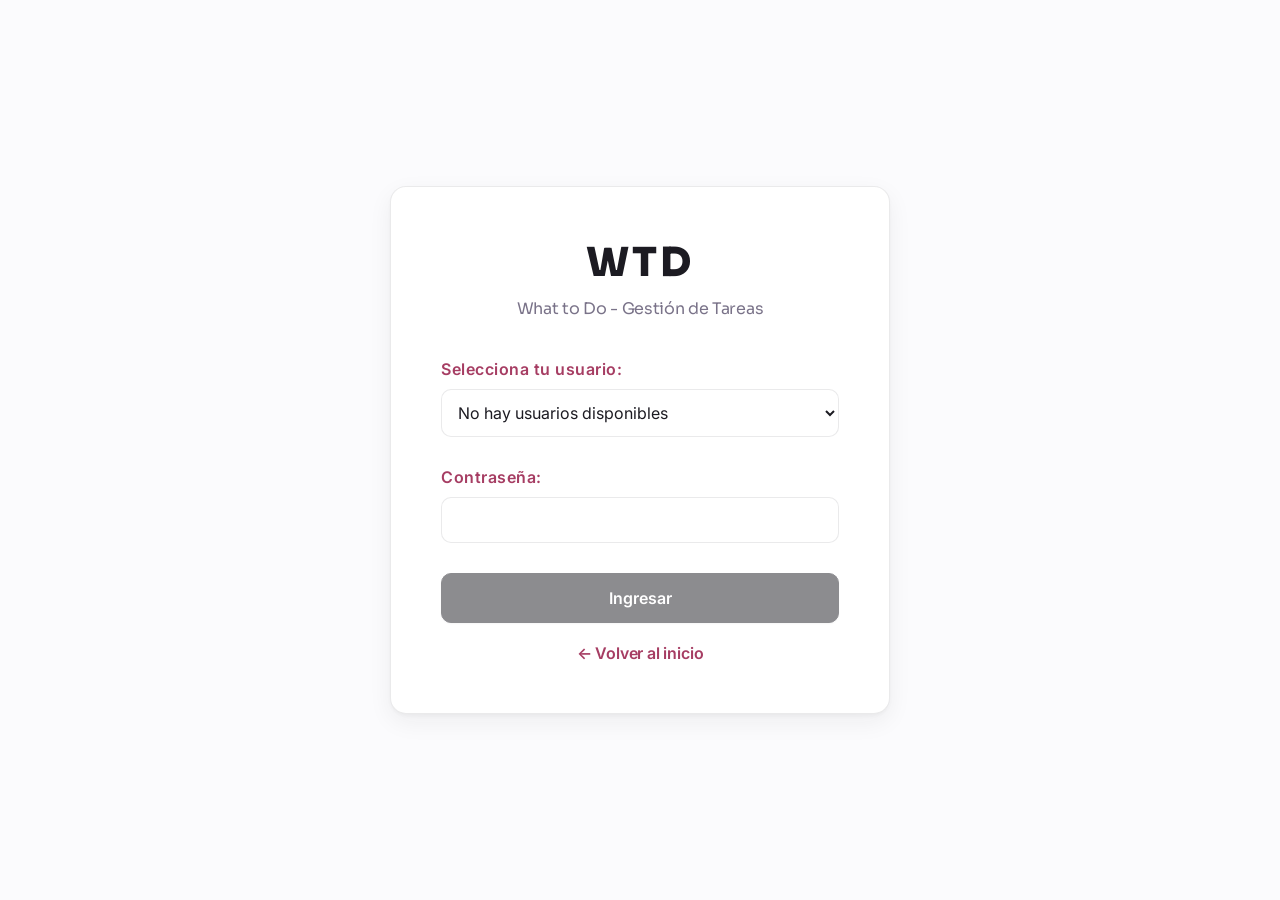
<file: frontend/cumpleanos.html>
<!DOCTYPE html>
<html lang="es">
<head>
    <meta charset="UTF-8">
    <meta name="viewport" content="width=device-width, initial-scale=1.0">
    <meta http-equiv="Cache-Control" content="no-cache, no-store, must-revalidate">
    <meta http-equiv="Pragma" content="no-cache">
    <meta http-equiv="Expires" content="0">
    <script src="js/theme.js?v=2"></script>
    <link rel="manifest" href="manifest.webmanifest">
    <link rel="apple-touch-icon" href="icons/icon-180.png">
    <meta name="apple-mobile-web-app-capable" content="yes">
    <meta name="mobile-web-app-capable" content="yes">
    <meta name="apple-mobile-web-app-title" content="WTD">
    <meta name="apple-mobile-web-app-status-bar-style" content="default">
    <meta name="theme-color" content="#0c121c">
    <script src="js/push.js?v=1" defer></script>
    <script src="js/novedades.js?v=2" defer></script>
    <title>Cumpleaños - WTD</title>
    <script>if (!localStorage.getItem('wtdAuth')) location.replace('login.html');</script>
    <style>
        * { margin: 0; padding: 0; box-sizing: border-box; }

        body {
            font-family: 'Segoe UI', Tahoma, Geneva, Verdana, sans-serif;
            background: var(--bg);
            color: var(--ink);
            min-height: 100vh;
        }

        header {
            background: var(--glass);
            backdrop-filter: blur(10px);
            border-bottom: 1px solid rgba(var(--accent-rgb), 0.3);
            padding: 0 40px;
            height: 60px;
            display: flex;
            justify-content: space-between;
            align-items: center;
            position: sticky;
            top: 0;
            z-index: 50;
        }
        .hamburger { background: none; border: none; color: var(--accent); cursor: pointer; display: flex; flex-direction: column; gap: 5px; padding: 4px; }
        .hamburger span { display: block; width: 25px; height: 2px; background: var(--accent); border-radius: 2px; transition: all 0.3s; }
        .hamburger.active span:nth-child(1) { transform: rotate(45deg) translate(10px, 10px); }
        .hamburger.active span:nth-child(2) { opacity: 0; }
        .hamburger.active span:nth-child(3) { transform: rotate(-45deg) translate(7px, -7px); }
        .logo { font-size: 1.3em; font-weight: 800; color: var(--accent); letter-spacing: 2px; text-decoration: none; }

        .sidebar {
            position: fixed; left: -300px; top: 0; width: 300px; height: 100vh;
            background: var(--bg); border-right: 1px solid rgba(var(--accent-rgb), 0.3);
            padding: 80px 20px 30px; transition: left 0.3s ease; z-index: 200; overflow-y: auto;
        }
        .sidebar.active { left: 0; }
        .sidebar nav ul { list-style: none; }
        .sidebar nav li { margin-bottom: 20px; }
        .sidebar nav a { text-decoration: none; color: var(--ink); font-size: 1.05em; display: flex; align-items: center; gap: 10px; padding: 10px; border-radius: 5px; transition: all 0.3s; }
        .sidebar nav a:hover { color: var(--accent); background: rgba(var(--ink-rgb), 0.055); padding-left: 15px; }
        .sidebar nav a.active { color: var(--accent); font-weight: 600; background: rgba(var(--ink-rgb), 0.083); }
        .sidebar-divider { border: none; border-top: 1px solid rgba(var(--ink-rgb), 0.11); margin: 20px 10px; }
        .sidebar nav a.logout-link { color: var(--danger); }
        .sidebar nav a.logout-link:hover { color: var(--danger); background: rgba(225, 29, 72, 0.12); }
        .sidebar-overlay { position: fixed; inset: 0; background: rgba(46, 32, 60,0.5); opacity: 0; visibility: hidden; transition: all 0.3s; z-index: 150; }
        .sidebar-overlay.active { opacity: 1; visibility: visible; }

        /* ───────── Página ───────── */
        .container { max-width: 820px; margin: 0 auto; padding: 32px 24px 90px; }

        .page-top { display: flex; align-items: flex-end; justify-content: space-between; gap: 16px; flex-wrap: wrap; margin-bottom: 20px; }
        .page-title { font-size: 1.9em; font-weight: 800; line-height: 1.1; }
        .page-subtitle { font-size: 0.9em; margin-top: 6px; color: var(--muted); }

        .seg { display: inline-flex; background: rgba(var(--ink-rgb), 0.055); border-radius: 12px; padding: 3px; gap: 2px; }
        .seg button { border: none; background: none; font: inherit; font-size: 0.86em; font-weight: 600; color: var(--muted); padding: 8px 16px; border-radius: 9px; cursor: pointer; transition: background .15s, color .15s; }
        .seg button:hover { color: var(--ink); }
        .seg button.on { background: var(--surface); color: var(--ink); box-shadow: 0 1px 3px rgba(28,27,34,.12); }

        .field { border: 1px solid rgba(var(--ink-rgb), 0.12); background: var(--surface); border-radius: 10px; font: inherit; font-size: 0.92em; padding: 10px 12px; color: var(--ink); min-width: 0; }
        .field:focus { outline: none; border-color: var(--accent); }
        .btn-primary { background: var(--btn); color: var(--on-btn); border: none; border-radius: 10px; font: inherit; font-size: 0.88em; font-weight: 600; padding: 10px 18px; cursor: pointer; transition: background .15s; }
        .btn-primary:hover { background: var(--accent); }
        .btn-primary:disabled { opacity: .35; cursor: default; background: var(--btn); }
        .btn-ghost { border: none; background: none; color: var(--muted); font: inherit; font-size: 0.88em; font-weight: 600; cursor: pointer; padding: 10px 12px; border-radius: 10px; }
        .btn-ghost:hover { background: rgba(var(--ink-rgb), .06); }
        .btn-danger { border: none; background: none; color: var(--danger); font: inherit; font-size: 0.86em; font-weight: 600; cursor: pointer; padding: 8px 4px; }
        .btn-danger:hover { text-decoration: underline; }

        .banner { font-size: 0.85em; line-height: 1.4; padding: 10px 14px; border-radius: 12px; margin-bottom: 16px; background: rgba(194, 90, 52, 0.09); border: 1px solid rgba(194, 90, 52, 0.25); color: #8a3d1d; }

        /* Hoy */
        .today-box { background: linear-gradient(135deg, rgba(var(--accent-rgb), 0.12), rgba(var(--accent-rgb), 0.05)); border: 1px solid rgba(var(--accent-rgb), 0.25); border-radius: 16px; padding: 16px 18px; margin-bottom: 18px; }
        .today-box .t-title { font-size: 0.72em; font-weight: 700; letter-spacing: 1.5px; text-transform: uppercase; color: var(--accent); margin-bottom: 6px; }
        .today-row { font-size: 1.05em; font-weight: 700; }
        .today-row span { font-weight: 500; color: var(--accent-ink); font-size: 0.85em; margin-left: 6px; }

        /* Alta */
        .quick-add { background: var(--surface); border: 1px solid rgba(28, 27, 34, 0.09); border-radius: 16px; padding: 12px; display: flex; gap: 8px; flex-wrap: wrap; align-items: center; margin-bottom: 8px; box-shadow: 0 1px 2px rgba(28,27,34,.05); }
        .quick-add:focus-within { border-color: rgba(var(--accent-rgb), 0.45); box-shadow: 0 0 0 3px rgba(var(--accent-rgb), 0.09); }
        .quick-add .qa-name { flex: 1 1 200px; border: none; }
        .quick-add .qa-name:focus { border: none; }
        .quick-add input[type=number].d { width: 70px; }
        .quick-add input[type=number].y { width: 118px; }
        .form-err { font-size: 0.8em; color: var(--danger); min-height: 1.2em; margin: 0 4px 14px; }

        .search { position: relative; margin-bottom: 18px; }
        .search input { width: 100%; padding-left: 38px; }
        .search svg { position: absolute; left: 13px; top: 50%; transform: translateY(-50%); color: var(--faint); }

        /* Lista */
        .panel { background: var(--surface); border: 1px solid rgba(28, 27, 34, 0.09); border-radius: 16px; padding: 6px 8px; box-shadow: 0 1px 2px rgba(28,27,34,.05); }
        .month-head { display: flex; align-items: baseline; gap: 8px; margin: 22px 2px 8px; font-weight: 700; }
        .month-head:first-child { margin-top: 0; }
        .month-head .n { font-family: 'JetBrains Mono', ui-monospace, monospace; font-size: 0.8em; color: var(--accent); }
        .row { display: flex; align-items: center; gap: 12px; padding: 10px 8px; border-bottom: 1px solid rgba(var(--ink-rgb), 0.055); border-radius: 10px; }
        .row:last-child { border-bottom: none; }
        .row:hover { background: rgba(var(--ink-rgb), 0.025); }
        .badge { width: 48px; flex-shrink: 0; text-align: center; border-radius: 11px; background: rgba(var(--ink-rgb), 0.045); padding: 6px 0 5px; line-height: 1.1; }
        .badge .d { font-family: 'JetBrains Mono', ui-monospace, monospace; font-weight: 700; font-size: 1.15em; }
        .badge .m { font-size: 0.64em; font-weight: 700; letter-spacing: 1px; text-transform: uppercase; color: var(--muted); }
        .row.soon .badge { background: rgba(var(--accent-rgb), 0.1); }
        .row.soon .badge .d, .row.soon .badge .m { color: var(--accent); }
        .row.today .badge { background: var(--accent); }
        .row.today .badge .d, .row.today .badge .m { color: #fff; }
        .row-main { flex: 1; min-width: 0; cursor: pointer; }
        .row-title { font-size: 1em; font-weight: 600; word-break: break-word; }
        .row-main:hover .row-title { color: var(--accent); }
        .row-sub { font-size: 0.78em; color: var(--muted); margin-top: 2px; }
        .when { font-size: 0.8em; font-weight: 600; color: var(--muted); white-space: nowrap; flex-shrink: 0; }
        .row.soon .when { color: var(--accent); }
        .row.today .when { color: var(--accent); font-weight: 800; }
        .icon-btn { border: none; background: none; color: var(--faint); width: 32px; height: 32px; border-radius: 8px; cursor: pointer; display: inline-flex; align-items: center; justify-content: center; flex-shrink: 0; transition: all .15s; }
        .icon-btn:hover { background: rgba(var(--ink-rgb), 0.07); color: var(--ink); }

        .empty { text-align: center; padding: 34px 14px; color: var(--faint); font-size: 0.9em; line-height: 1.5; }
        .empty b { display: block; color: var(--muted); font-weight: 600; margin-bottom: 2px; }

        /* Modales */
        .modal-overlay { position: fixed; inset: 0; background: rgba(28, 27, 34, 0.4); display: none; justify-content: center; align-items: center; z-index: 300; padding: 16px; }
        .modal-overlay.active { display: flex; }
        .modal { background: var(--surface); border-radius: 18px; padding: 24px; width: 100%; max-width: 420px; max-height: 92vh; overflow-y: auto; }
        .modal h3 { font-size: 1.1em; margin-bottom: 16px; }
        .form-row { margin-bottom: 14px; }
        .form-row label { display: block; font-size: 0.75em; font-weight: 700; letter-spacing: .4px; text-transform: uppercase; color: var(--muted); margin-bottom: 6px; }
        .form-row .field { width: 100%; }
        .form-row textarea.field { resize: vertical; min-height: 70px; font-family: inherit; }
        .form-split { display: flex; gap: 10px; }
        .form-split > * { flex: 1; }
        .modal-actions { display: flex; gap: 10px; align-items: center; margin-top: 20px; }
        .modal-actions .btn-primary { margin-left: auto; }
        .confirm-modal { max-width: 360px; text-align: center; padding: 30px 26px 22px; }
        .confirm-icon { font-size: 2em; margin-bottom: 10px; }
        .confirm-text { font-size: 1.02em; font-weight: 600; line-height: 1.45; word-break: break-word; }
        .confirm-sub { font-size: 0.82em; color: var(--muted); margin-top: 6px; }
        .confirm-btns { display: flex; gap: 10px; justify-content: center; margin-top: 22px; }
        .confirm-btns .btn-ghost, .confirm-btns .btn-primary { flex: 1; }
        .btn-primary.btn-del { background: var(--danger); }
        .btn-primary.btn-del:hover { background: var(--danger); }

        [hidden] { display: none !important; }

        @media (max-width: 600px) {
            header { padding: 0 20px; }
            .container { padding: 22px 14px 80px; }
            .page-top .seg { width: 100%; }
            .page-top .seg button { flex: 1; }
            .quick-add .qa-name { flex-basis: 100%; }
            .when { font-size: 0.74em; }
        }
    </style>
    <link rel="stylesheet" href="css/theme.css?v=9">
</head>
<body>

    <header>
        <button class="hamburger" id="hamburger" aria-label="Menú"><span></span><span></span><span></span></button>
        <a href="index.html" class="logo">WTD</a>
        <div></div>
    </header>

    <div class="sidebar" id="sidebar">
        <nav>
            <ul>
                <li><a href="index.html">Home</a></li>
                <li><a href="calendar.html">Calendario</a></li>
                <li><a href="watchlist.html">Watchlist</a></li>
                <li><a href="cumpleanos.html" class="active">Cumpleaños</a></li>
                <hr class="sidebar-divider">
                <li><a href="#" class="logout-link" onclick="doLogout(event)">⏻ Cerrar sesión</a></li>
            </ul>
        </nav>
    </div>
    <div class="sidebar-overlay" id="sidebarOverlay"></div>

    <div class="container">
        <div class="page-top">
            <div>
                <h1 class="page-title">Cumpleaños</h1>
                <p class="page-subtitle" id="pageSub">Se repiten solos todos los años.</p>
            </div>
            <div class="seg" id="viewSeg" role="tablist" aria-label="Vista">
                <button data-v="NEXT" class="on">Próximos</button>
                <button data-v="MONTH">Por mes</button>
            </div>
        </div>

        <div class="banner" id="banner" hidden></div>
        <div class="today-box" id="todayBox" hidden></div>

        <form class="quick-add" id="quickAdd" autocomplete="off">
            <input class="field qa-name" id="qaName" name="bday-who" type="text" maxlength="80" placeholder="Agregar cumpleaños de…" autocomplete="off" autocapitalize="words" autocorrect="off" spellcheck="false" data-lpignore="true" data-1p-ignore data-form-type="other">
            <input class="field d" id="qaDay" type="number" min="1" max="31" placeholder="Día" aria-label="Día">
            <select class="field" id="qaMonth" aria-label="Mes"></select>
            <input class="field y" id="qaYear" type="number" min="1900" max="2100" placeholder="Año (opc.)" aria-label="Año de nacimiento (opcional)">
            <button class="btn-primary" id="qaBtn" type="submit">Agregar</button>
        </form>
        <div class="form-err" id="qaErr"></div>

        <div class="search">
            <svg viewBox="0 0 24 24" width="17" height="17" fill="none" stroke="currentColor" stroke-width="2" stroke-linecap="round" aria-hidden="true"><circle cx="11" cy="11" r="7"/><path d="M20 20l-3.5-3.5"/></svg>
            <input class="field" id="search" type="search" placeholder="Buscar por nombre, mes o nota…" aria-label="Buscar">
        </div>

        <div id="list"></div>
    </div>

    <!-- Editar -->
    <div class="modal-overlay" id="editModal">
        <form class="modal" id="editForm" autocomplete="off">
            <h3>Editar cumpleaños</h3>
            <div class="form-row">
                <label for="efName">Nombre</label>
                <input class="field" id="efName" name="bday-who-edit" type="text" maxlength="80" required autocomplete="off" autocapitalize="words" autocorrect="off" spellcheck="false" data-lpignore="true" data-1p-ignore data-form-type="other">
            </div>
            <div class="form-split form-row">
                <div><label for="efDay">Día</label><input class="field" id="efDay" type="number" min="1" max="31" required></div>
                <div><label for="efMonth">Mes</label><select class="field" id="efMonth"></select></div>
                <div><label for="efYear">Año</label><input class="field" id="efYear" type="number" min="1900" max="2100" placeholder="opcional"></div>
            </div>
            <div class="form-row">
                <label for="efNote">Nota</label>
                <textarea class="field" id="efNote" maxlength="400" placeholder="Ideas de regalo, a qué hora llamar…"></textarea>
            </div>
            <div class="form-err" id="efErr"></div>
            <div class="modal-actions">
                <button type="button" class="btn-danger" id="efDelete">Eliminar</button>
                <button type="button" class="btn-ghost" id="efCancel">Cancelar</button>
                <button type="submit" class="btn-primary">Guardar</button>
            </div>
        </form>
    </div>

    <!-- Confirmar eliminación -->
    <div class="modal-overlay" id="deleteModal">
        <div class="modal confirm-modal" role="alertdialog" aria-labelledby="delText">
            <div class="confirm-icon">🗑</div>
            <p class="confirm-text" id="delText"></p>
            <p class="confirm-sub">Esta acción no se puede deshacer.</p>
            <div class="confirm-btns">
                <button type="button" class="btn-ghost" id="delCancel">Cancelar</button>
                <button type="button" class="btn-primary btn-del" id="delConfirm">Eliminar</button>
            </div>
        </div>
    </div>

    <script src="js/api.js?v=5"></script>
    <script src="js/birthdays.js?v=1"></script>
    <script>
        /* ── Hamburger ── */
        const hamburger      = document.getElementById('hamburger');
        const sidebar        = document.getElementById('sidebar');
        const sidebarOverlay = document.getElementById('sidebarOverlay');
        hamburger.addEventListener('click', () => {
            hamburger.classList.toggle('active');
            sidebar.classList.toggle('active');
            sidebarOverlay.classList.toggle('active');
        });
        sidebarOverlay.addEventListener('click', () => {
            hamburger.classList.remove('active');
            sidebar.classList.remove('active');
            sidebarOverlay.classList.remove('active');
        });
        function doLogout(e) {
            e.preventDefault();
            localStorage.removeItem('wtdAuth');
            window.location.href = 'login.html';
        }

        /* ── Estado ── */
        let birthdays = [];
        let loaded = false;
        let view = 'NEXT';
        let editingId = null;
        let pendingDeleteId = null;

        const $ = id => document.getElementById(id);
        const find = id => birthdays.find(b => String(b.id) === String(id));
        const cap = s => s.charAt(0).toUpperCase() + s.slice(1);
        function esc(s) {
            return String(s ?? '').replace(/[&<>"']/g, c => ({ '&':'&amp;', '<':'&lt;', '>':'&gt;', '"':'&quot;', "'":'&#39;' }[c]));
        }
        const GEAR = '<svg viewBox="0 0 24 24" width="17" height="17" fill="none" stroke="currentColor" stroke-width="2" stroke-linecap="round" stroke-linejoin="round" aria-hidden="true"><circle cx="12" cy="12" r="3"/><path d="M19.4 15a1.65 1.65 0 0 0 .33 1.82l.06.06a2 2 0 1 1-2.83 2.83l-.06-.06a1.65 1.65 0 0 0-1.82-.33 1.65 1.65 0 0 0-1 1.51V21a2 2 0 1 1-4 0v-.09a1.65 1.65 0 0 0-1-1.51 1.65 1.65 0 0 0-1.82.33l-.06.06a2 2 0 1 1-2.83-2.83l.06-.06a1.65 1.65 0 0 0 .33-1.82 1.65 1.65 0 0 0-1.51-1H3a2 2 0 1 1 0-4h.09a1.65 1.65 0 0 0 1.51-1 1.65 1.65 0 0 0-.33-1.82l-.06-.06a2 2 0 1 1 2.83-2.83l.06.06a1.65 1.65 0 0 0 1.82.33h.01a1.65 1.65 0 0 0 1-1.51V3a2 2 0 1 1 4 0v.09a1.65 1.65 0 0 0 1 1.51h.01a1.65 1.65 0 0 0 1.82-.33l.06-.06a2 2 0 1 1 2.83 2.83l-.06.06a1.65 1.65 0 0 0-.33 1.82v.01a1.65 1.65 0 0 0 1.51 1H21a2 2 0 1 1 0 4h-.09a1.65 1.65 0 0 0-1.51 1z"/></svg>';

        function setBanner(msg) { $('banner').hidden = !msg; $('banner').textContent = msg || ''; }

        /* ── Datos ── */
        async function load() {
            const list = await BirthdayApi.list();
            if (list === null) {
                setBanner(BirthdayApi.notDeployed ? BIRTHDAY_NOT_DEPLOYED : 'No se pudo conectar con el servidor. Probá de nuevo en un rato.');
                return;
            }
            setBanner('');
            birthdays = list;
            loaded = true;
            render();
        }

        /* ── Render ── */
        function matches(b, q) {
            if (!q) return true;
            const hay = bdayNorm(`${b.name} ${b.note || ''} ${BDAY_MONTHS[b.month - 1]} ${b.day}`);
            return q.split(/\s+/).every(w => hay.includes(w));
        }

        function rowHtml(b) {
            const n = bdayNext(b);
            const cls = n.days === 0 ? 'today' : (n.days <= 7 ? 'soon' : '');
            const sub = `${esc(bdayAgeText(b, n.date))} · ${b.day} de ${BDAY_MONTHS[b.month - 1]}`;
            return `
            <div class="row ${cls}">
                <div class="badge"><div class="d">${b.day}</div><div class="m">${BDAY_MONTHS[b.month - 1].slice(0, 3)}</div></div>
                <div class="row-main" onclick="openEdit('${b.id}')">
                    <div class="row-title">${n.days === 0 ? '🎂 ' : ''}${esc(b.name)}</div>
                    <div class="row-sub">${sub}${b.note ? ' · ' + esc(b.note) : ''}</div>
                </div>
                <span class="when">${bdayDaysText(n.days)}</span>
                <button class="icon-btn" onclick="openEdit('${b.id}')" aria-label="Editar" title="Editar">${GEAR}</button>
            </div>`;
        }

        function render() {
            const q = bdayNorm($('search').value).trim();
            const list = birthdays.filter(b => matches(b, q));

            // Quién cumple hoy (sin importar el buscador)
            const hoy = birthdays.filter(b => bdayNext(b).days === 0);
            $('todayBox').hidden = !hoy.length;
            $('todayBox').innerHTML = hoy.length
                ? `<div class="t-title">🎂 Hoy cumple</div>` + hoy.map(b =>
                    `<div class="today-row">${esc(b.name)}<span>${esc(bdayAgeText(b, bdayNext(b).date))}</span></div>`).join('')
                : '';

            $('pageSub').textContent = birthdays.length
                ? `${birthdays.length} ${birthdays.length === 1 ? 'cumpleaños' : 'cumpleaños'} · se repiten solos todos los años`
                : 'Se repiten solos todos los años.';

            if (!loaded) { $('list').innerHTML = ''; return; }
            if (!birthdays.length) {
                $('list').innerHTML = `<div class="panel"><div class="empty"><b>Todavía no hay cumpleaños</b>Agregá el primero arriba: nombre, día y mes.</div></div>`;
                return;
            }
            if (!list.length) {
                $('list').innerHTML = `<div class="panel"><div class="empty"><b>Sin resultados</b>Nada coincide con “${esc($('search').value.trim())}”.</div></div>`;
                return;
            }

            if (view === 'NEXT') {
                const sorted = list.map(b => ({ b, n: bdayNext(b) }))
                    .sort((x, y) => x.n.days - y.n.days || x.b.name.localeCompare(y.b.name));
                $('list').innerHTML = `<div class="panel">${sorted.map(x => rowHtml(x.b)).join('')}</div>`;
            } else {
                let html = '';
                for (let m = 1; m <= 12; m++) {
                    const inMonth = list.filter(b => b.month === m).sort((a, c) => a.day - c.day || a.name.localeCompare(c.name));
                    if (!inMonth.length) continue;
                    html += `<div class="month-head">${cap(BDAY_MONTHS[m - 1])} <span class="n">${inMonth.length}</span></div>
                             <div class="panel">${inMonth.map(rowHtml).join('')}</div>`;
                }
                $('list').innerHTML = html;
            }
        }

        $('viewSeg').addEventListener('click', e => {
            const b = e.target.closest('button[data-v]');
            if (!b) return;
            view = b.dataset.v;
            document.querySelectorAll('#viewSeg button').forEach(x => x.classList.toggle('on', x === b));
            render();
        });
        $('search').addEventListener('input', render);

        /* ── Alta ── */
        const monthOptions = BDAY_MONTHS.map((m, i) => `<option value="${i + 1}">${cap(m)}</option>`).join('');
        $('qaMonth').innerHTML = '<option value="">Mes</option>' + monthOptions;
        $('efMonth').innerHTML = monthOptions;

        function readFields(p) {
            return {
                name: $(p + 'Name').value.trim(),
                month: parseInt($(p + 'Month').value) || null,
                day: parseInt($(p + 'Day').value) || null,
                birthYear: $(p + 'Year').value === '' ? null : parseInt($(p + 'Year').value),
                note: p === 'ef' ? $('efNote').value.trim() : null
            };
        }

        /* Mismas reglas que el servidor, para avisar antes de enviar. */
        function validate(b) {
            if (!b.name) return 'Falta el nombre.';
            if (!b.month) return 'Elegí el mes.';
            if (!b.day || b.day < 1 || b.day > new Date(2024, b.month, 0).getDate()) return 'Ese día no existe en ese mes.';
            if (b.birthYear != null && (b.birthYear < 1900 || b.birthYear > new Date().getFullYear())) return 'Revisá el año de nacimiento.';
            return null;
        }

        $('quickAdd').addEventListener('submit', async e => {
            e.preventDefault();
            const b = readFields('qa');
            const err = validate(b);
            $('qaErr').textContent = err || '';
            if (err) return;
            $('qaBtn').disabled = true;
            const res = await BirthdayApi.save(b);
            $('qaBtn').disabled = false;
            if (!res.ok) { $('qaErr').textContent = res.error; return; }
            birthdays.push(res.data);
            $('qaName').value = ''; $('qaDay').value = ''; $('qaMonth').value = ''; $('qaYear').value = '';
            $('qaName').focus();
            render();
        });

        /* ── Editar ── */
        function openEdit(id) {
            const b = find(id);
            if (!b) return;
            editingId = b.id;
            $('efName').value = b.name;
            $('efDay').value = b.day;
            $('efMonth').value = b.month;
            $('efYear').value = b.birthYear ?? '';
            $('efNote').value = b.note || '';
            $('efErr').textContent = '';
            $('editModal').classList.add('active');
            $('efName').focus();
        }
        function closeEdit() { editingId = null; $('editModal').classList.remove('active'); }

        $('editForm').addEventListener('submit', async e => {
            e.preventDefault();
            const b = readFields('ef');
            const err = validate(b);
            $('efErr').textContent = err || '';
            if (err) return;
            const res = await BirthdayApi.save(b, editingId);
            if (!res.ok) { $('efErr').textContent = res.error; return; }
            const i = birthdays.findIndex(x => String(x.id) === String(editingId));
            if (i >= 0) birthdays[i] = res.data;
            closeEdit();
            render();
        });
        $('efCancel').addEventListener('click', closeEdit);
        $('editModal').addEventListener('click', e => { if (e.target === $('editModal')) closeEdit(); });

        /* ── Eliminar (con el modal de la página) ── */
        $('efDelete').addEventListener('click', () => {
            const b = find(editingId);
            if (!b) return;
            pendingDeleteId = b.id;
            closeEdit();
            $('delText').textContent = `¿Eliminar el cumpleaños de "${b.name}"?`;
            $('deleteModal').classList.add('active');
            $('delCancel').focus();
        });
        function closeDelete() { pendingDeleteId = null; $('deleteModal').classList.remove('active'); }
        $('delCancel').addEventListener('click', closeDelete);
        $('deleteModal').addEventListener('click', e => { if (e.target === $('deleteModal')) closeDelete(); });
        $('delConfirm').addEventListener('click', async () => {
            const id = pendingDeleteId;
            closeDelete();
            if (id == null) return;
            if (await BirthdayApi.remove(id)) {
                birthdays = birthdays.filter(b => String(b.id) !== String(id));
                render();
            } else {
                setBanner('No se pudo eliminar. Probá de nuevo.');
            }
        });

        document.addEventListener('keydown', e => { if (e.key === 'Escape') { closeEdit(); closeDelete(); } });

        /* ── Inicio ── */
        (function init() {
            if (!loadAuth()) { window.location.href = 'login.html'; return; }
            // Desde el calendario o el Home: cumpleanos.html?q=Nombre
            const q = new URLSearchParams(location.search).get('q');
            if (q) $('search').value = q;
            load();
            // Al volver a la pestaña: trae lo que cargó el otro perfil y refresca "hoy".
            document.addEventListener('visibilitychange', () => { if (!document.hidden) load(); });
        })();
    </script>
</body>
</html>
</file>
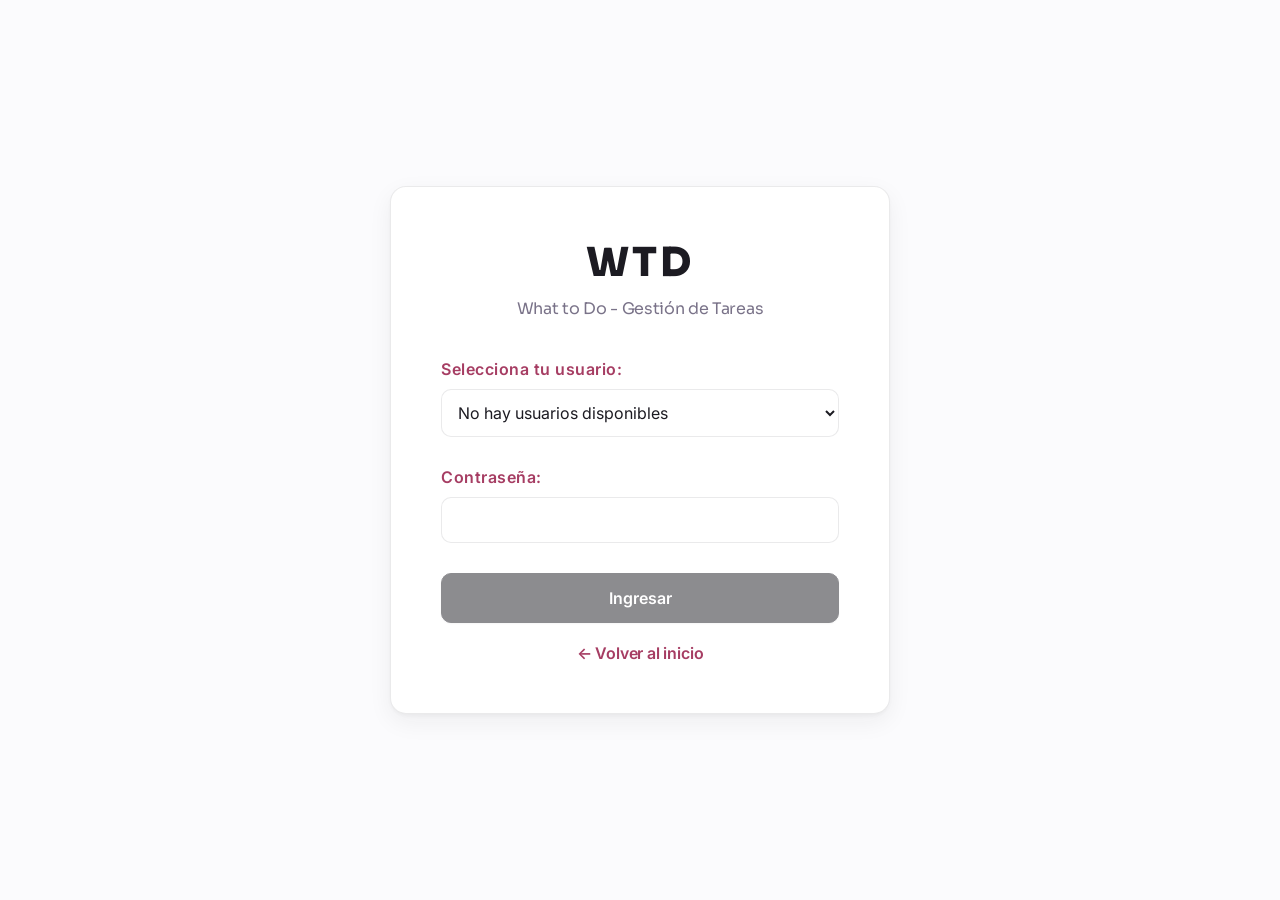
<file: frontend/login.html>
<!DOCTYPE html>
<html lang="es">
<head>
    <meta charset="UTF-8">
    <meta name="viewport" content="width=device-width, initial-scale=1.0">
    <script src="js/theme.js?v=2"></script>
    <link rel="manifest" href="manifest.webmanifest">
    <link rel="apple-touch-icon" href="icons/icon-180.png">
    <meta name="apple-mobile-web-app-capable" content="yes">
    <meta name="mobile-web-app-capable" content="yes">
    <meta name="apple-mobile-web-app-title" content="WTD">
    <meta name="apple-mobile-web-app-status-bar-style" content="default">
    <meta name="theme-color" content="#0c121c">
    <script src="js/push.js?v=1" defer></script>
    <title>Ingresa - WTD</title>
    <style>
        * {
            margin: 0;
            padding: 0;
            box-sizing: border-box;
        }

        body {
            font-family: 'Segoe UI', Tahoma, Geneva, Verdana, sans-serif;
            background: var(--bg);
            color: var(--ink);
            display: flex;
            justify-content: center;
            align-items: center;
            min-height: 100vh;
            padding: 20px;
        }

        .login-container {
            background: var(--surface);
            border: 2px solid rgba(var(--accent-rgb), 0.4);
            border-radius: 15px;
            padding: 50px;
            max-width: 500px;
            width: 100%;
            backdrop-filter: blur(10px);
            box-shadow: 0 20px 60px rgba(28, 27, 34, 0.11);
            animation: slideUp 0.8s ease;
        }

        @keyframes slideUp {
            from {
                opacity: 0;
                transform: translateY(30px);
            }
            to {
                opacity: 1;
                transform: translateY(0);
            }
        }

        .login-header {
            text-align: center;
            margin-bottom: 40px;
        }

        .logo {
            font-size: 2.5em;
            font-weight: 800;
            color: var(--accent);
            margin-bottom: 10px;
            letter-spacing: 2px;
        }

        .login-subtitle {
            color: var(--muted);
            font-size: 1em;
        }

        .form-group {
            margin-bottom: 30px;
        }

        .form-group label {
            display: block;
            margin-bottom: 10px;
            color: var(--accent);
            font-weight: 600;
            letter-spacing: 0.5px;
        }

        .form-group select {
            width: 100%;
            padding: 12px;
            background: var(--glass);
            border: 2px solid rgba(var(--ink-rgb), 0.11);
            border-radius: 8px;
            color: var(--ink);
            font-family: inherit;
            font-size: 1em;
            transition: border-color 0.3s;
            cursor: pointer;
        }

        .form-group select:focus {
            outline: none;
            border-color: var(--accent);
        }

        .form-group select option {
            background: var(--surface-2);
            color: var(--ink);
        }

        .password-input {
            width: 100%;
            padding: 12px;
            background: var(--glass);
            border: 2px solid rgba(var(--ink-rgb), 0.11);
            border-radius: 8px;
            color: var(--ink);
            font-family: inherit;
            font-size: 1em;
            transition: border-color 0.3s;
        }

        .password-input:focus {
            outline: none;
            border-color: var(--accent);
        }

        .login-btn {
            background: var(--accent);
            color: var(--on-accent);
            border: none;
            padding: 14px 30px;
            border-radius: 8px;
            cursor: pointer;
            font-weight: 600;
            transition: all 0.3s;
            width: 100%;
            font-size: 1em;
        }

        .login-btn:hover {
            transform: translateY(-2px);
            box-shadow: 0 10px 25px rgba(var(--accent-rgb), 0.4);
        }

        .login-btn:active {
            transform: translateY(0);
        }

        .login-btn:disabled {
            opacity: 0.5;
            cursor: not-allowed;
            transform: none;
        }

        .loading {
            text-align: center;
            color: var(--muted);
        }

        .error {
            background: rgba(var(--ink-rgb), 0.11);
            border: 2px solid var(--accent);
            color: var(--ink);
            padding: 12px;
            border-radius: 8px;
            margin-bottom: 20px;
            display: none;
        }

        .back-link {
            text-align: center;
            margin-top: 20px;
        }

        .back-link a {
            color: var(--accent);
            text-decoration: none;
            transition: all 0.3s;
        }

        .back-link a:hover {
            text-decoration: underline;
        }
    </style>
    <link rel="stylesheet" href="css/theme.css?v=9">
</head>
<body>
    <div class="login-container">
        <div class="login-header">
            <div class="logo">WTD</div>
            <p class="login-subtitle">What to Do - Gestión de Tareas</p>
        </div>

        <div class="error" id="errorMessage"></div>

        <form id="loginForm">
            <div class="form-group">
                <label for="userSelect">Selecciona tu usuario:</label>
                <select id="userSelect" required>
                    <option value="">Cargando usuarios...</option>
                </select>
            </div>
            <div class="form-group">
                <label for="userPassword">Contraseña:</label>
                <input type="password" id="userPassword" class="password-input" autocomplete="current-password" required>
            </div>
            <button type="submit" class="login-btn" id="loginBtn">Ingresar</button>
        </form>

        <div class="back-link">
            <a href="index.html">← Volver al inicio</a>
        </div>
    </div>

    <script src="js/api.js?v=5"></script>
    <script>
        // Load users on page load
        async function loadUsers() {
            const users = await getUsers();
            const select = document.getElementById('userSelect');

            if (users.length > 0) {
                select.innerHTML = users.map(user =>
                    `<option value="${user.id}|${user.nombre}">${user.nombre}</option>`
                ).join('');
            } else {
                select.innerHTML = '<option value="">No hay usuarios disponibles</option>';
                document.getElementById('loginBtn').disabled = true;
            }
        }

        // Handle form submission
        document.getElementById('loginForm').addEventListener('submit', async (e) => {
            e.preventDefault();

            const selected = document.getElementById('userSelect').value;
            if (!selected) {
                showError('Por favor selecciona un usuario');
                return;
            }
            const password = document.getElementById('userPassword').value;
            if (!password) {
                showError('Ingresá la contraseña');
                return;
            }

            const [userId] = selected.split('|');
            const loginBtn = document.getElementById('loginBtn');
            loginBtn.disabled = true;
            loginBtn.textContent = 'Ingresando...';

            const user = await loginUser(userId, password);

            if (user) {
                saveAuth(parseInt(userId), user);
                window.location.href = 'index.html';
            } else {
                showError('Contraseña incorrecta');
                loginBtn.disabled = false;
                loginBtn.textContent = 'Ingresar';
            }
        });

        function showError(message) {
            const errorDiv = document.getElementById('errorMessage');
            errorDiv.textContent = message;
            errorDiv.style.display = 'block';
            setTimeout(() => {
                errorDiv.style.display = 'none';
            }, 5000);
        }

        // Initialize
        loadUsers();
    </script>
</body>
</html>
</file>
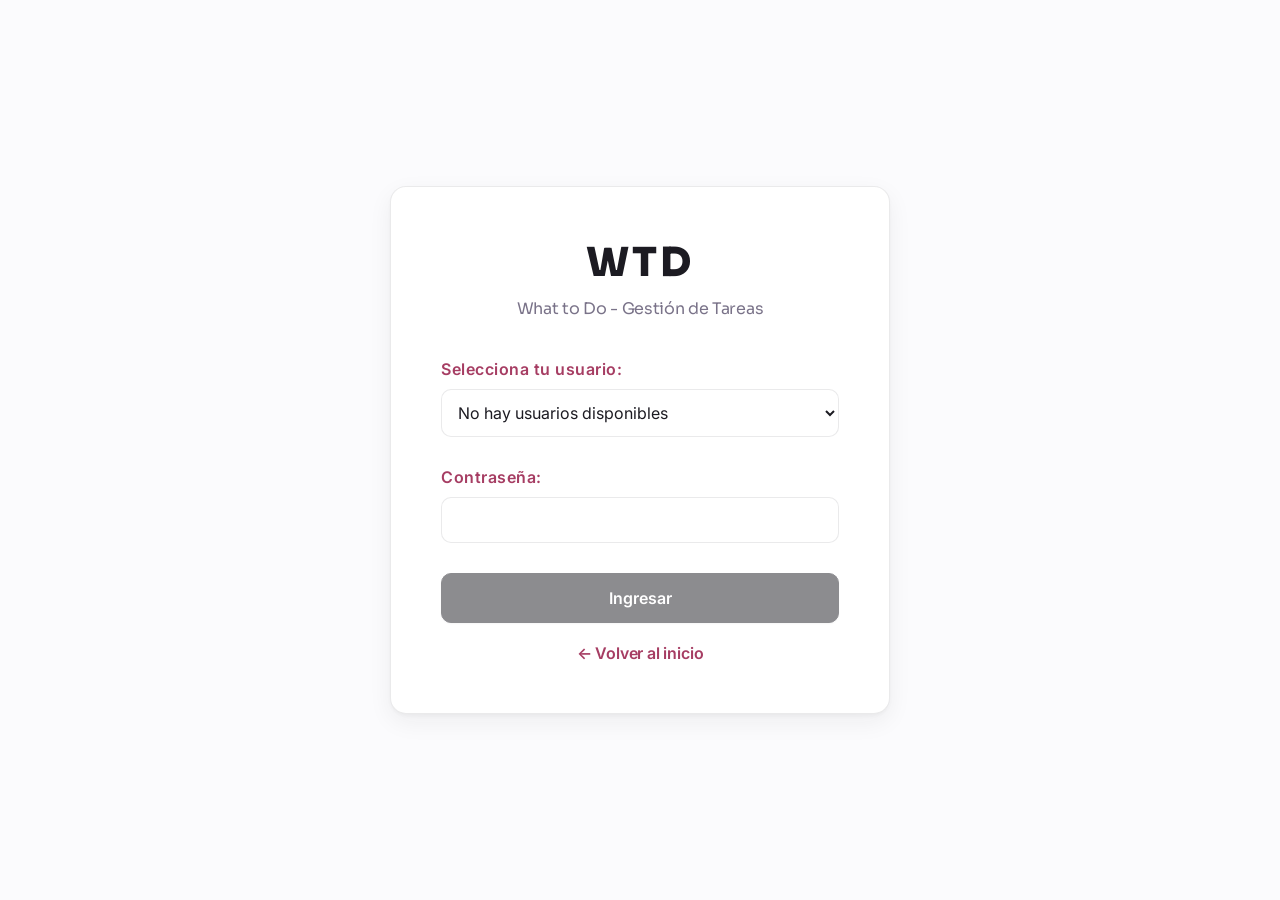
<file: frontend/novedades.html>
<!DOCTYPE html>
<html lang="es">
<head>
    <meta charset="UTF-8">
    <meta name="viewport" content="width=device-width, initial-scale=1.0">
    <meta http-equiv="Cache-Control" content="no-cache, no-store, must-revalidate">
    <meta http-equiv="Pragma" content="no-cache">
    <meta http-equiv="Expires" content="0">
    <script src="js/theme.js?v=2"></script>
    <link rel="manifest" href="manifest.webmanifest">
    <link rel="apple-touch-icon" href="icons/icon-180.png">
    <meta name="apple-mobile-web-app-capable" content="yes">
    <meta name="mobile-web-app-capable" content="yes">
    <meta name="apple-mobile-web-app-title" content="WTD">
    <meta name="apple-mobile-web-app-status-bar-style" content="default">
    <meta name="theme-color" content="#0c121c">
    <script src="js/push.js?v=1" defer></script>
    <script src="js/novedades.js?v=2" defer></script>
    <title>Novedades - WTD</title>
    <script>if (!localStorage.getItem('wtdAuth')) location.replace('login.html');</script>
    <style>
        * { margin: 0; padding: 0; box-sizing: border-box; }

        body {
            font-family: 'Segoe UI', Tahoma, Geneva, Verdana, sans-serif;
            background: var(--bg);
            color: var(--ink);
            min-height: 100vh;
        }

        header {
            background: var(--glass);
            backdrop-filter: blur(10px);
            border-bottom: 1px solid rgba(var(--accent-rgb), 0.3);
            padding: 0 40px;
            height: 60px;
            display: flex;
            justify-content: space-between;
            align-items: center;
            position: sticky;
            top: 0;
            z-index: 50;
        }
        .hamburger { background: none; border: none; color: var(--accent); cursor: pointer; display: flex; flex-direction: column; gap: 5px; padding: 4px; }
        .hamburger span { display: block; width: 25px; height: 2px; background: var(--accent); border-radius: 2px; transition: all 0.3s; }
        .hamburger.active span:nth-child(1) { transform: rotate(45deg) translate(10px, 10px); }
        .hamburger.active span:nth-child(2) { opacity: 0; }
        .hamburger.active span:nth-child(3) { transform: rotate(-45deg) translate(7px, -7px); }
        .logo { font-size: 1.3em; font-weight: 800; color: var(--accent); letter-spacing: 2px; text-decoration: none; }

        .sidebar {
            position: fixed; left: -300px; top: 0; width: 300px; height: 100vh;
            background: var(--bg); border-right: 1px solid rgba(var(--accent-rgb), 0.3);
            padding: 80px 20px 30px; transition: left 0.3s ease; z-index: 200; overflow-y: auto;
        }
        .sidebar.active { left: 0; }
        .sidebar nav ul { list-style: none; }
        .sidebar nav li { margin-bottom: 20px; }
        .sidebar nav a { text-decoration: none; color: var(--ink); font-size: 1.05em; display: flex; align-items: center; gap: 10px; padding: 10px; border-radius: 5px; transition: all 0.3s; }
        .sidebar nav a:hover { color: var(--accent); background: rgba(var(--ink-rgb), 0.055); padding-left: 15px; }
        .sidebar nav a.active { color: var(--accent); font-weight: 600; background: rgba(var(--ink-rgb), 0.083); }
        .sidebar-divider { border: none; border-top: 1px solid rgba(var(--ink-rgb), 0.11); margin: 20px 10px; }
        .sidebar nav a.logout-link { color: var(--danger); }
        .sidebar nav a.logout-link:hover { color: var(--danger); background: rgba(225, 29, 72, 0.12); }
        .sidebar-overlay { position: fixed; inset: 0; background: rgba(46, 32, 60,0.5); opacity: 0; visibility: hidden; transition: all 0.3s; z-index: 150; }
        .sidebar-overlay.active { opacity: 1; visibility: visible; }

        /* ───────── Página ───────── */
        .container { max-width: 760px; margin: 0 auto; padding: 32px 24px 90px; }
        .page-title { font-size: 1.9em; font-weight: 800; line-height: 1.1; }
        .page-subtitle { font-size: 0.9em; margin-top: 6px; color: var(--muted); }
        .page-top { margin-bottom: 22px; }

        .release {
            background: var(--surface);
            border: 1px solid rgba(var(--ink-rgb), 0.09);
            border-radius: 18px;
            padding: 22px 24px 8px;
            margin-bottom: 18px;
            box-shadow: 0 1px 2px rgba(0,0,0,.05);
        }
        .release-head { margin-bottom: 14px; }
        .release-date { font-size: 0.74em; font-weight: 700; letter-spacing: .6px; text-transform: uppercase; color: var(--accent); }
        .release-new { margin-left: 8px; background: rgba(var(--accent-rgb), .14); color: var(--accent); border-radius: 20px; padding: 2px 8px; font-size: 0.95em; }
        .release-title { font-size: 1.25em; font-weight: 800; margin-top: 4px; line-height: 1.25; }
        .rel-section { padding: 14px 0; border-top: 1px solid rgba(var(--ink-rgb), 0.07); }
        .rel-section h3 { font-size: 0.98em; font-weight: 700; margin-bottom: 8px; }
        .rel-section ul { list-style: none; }
        .rel-section li { position: relative; padding-left: 16px; font-size: 0.9em; line-height: 1.5; color: var(--ink-2); margin-bottom: 5px; }
        .rel-section li::before { content: ''; position: absolute; left: 2px; top: 0.62em; width: 5px; height: 5px; border-radius: 50%; background: var(--accent); opacity: .7; }
        .empty { text-align: center; padding: 40px 14px; color: var(--faint); }
        [hidden] { display: none !important; }
        @media (max-width: 600px) {
            header { padding: 0 20px; }
            .container { padding: 22px 14px 80px; }
            .release { padding: 18px 16px 6px; }
        }
    </style>
    <link rel="stylesheet" href="css/theme.css?v=9">
</head>
<body>

    <header>
        <button class="hamburger" id="hamburger" aria-label="Menú"><span></span><span></span><span></span></button>
        <a href="index.html" class="logo">WTD</a>
        <div></div>
    </header>

    <div class="sidebar" id="sidebar">
        <nav>
            <ul>
                <li><a href="index.html">Home</a></li>
                <li><a href="calendar.html">Calendario</a></li>
                <li><a href="watchlist.html">Watchlist</a></li>
                <li><a href="cumpleanos.html">Cumpleaños</a></li>
                <li><a href="suscripciones.html">Suscripciones</a></li>
                <hr class="sidebar-divider">
                <li><a href="#" class="logout-link" onclick="doLogout(event)">⏻ Cerrar sesión</a></li>
            </ul>
        </nav>
    </div>
    <div class="sidebar-overlay" id="sidebarOverlay"></div>

    <div class="container">
        <div class="page-top">
            <h1 class="page-title">Novedades</h1>
            <p class="page-subtitle">Lo último que se sumó o cambió en la app.</p>
        </div>
        <div id="list"><div class="empty">Cargando…</div></div>
    </div>

    <script src="js/api.js?v=5"></script>
    <script>
        const hamburger = document.getElementById('hamburger');
        const sidebar = document.getElementById('sidebar');
        const sidebarOverlay = document.getElementById('sidebarOverlay');
        hamburger.addEventListener('click', () => {
            hamburger.classList.toggle('active');
            sidebar.classList.toggle('active');
            sidebarOverlay.classList.toggle('active');
        });
        sidebarOverlay.addEventListener('click', () => {
            hamburger.classList.remove('active');
            sidebar.classList.remove('active');
            sidebarOverlay.classList.remove('active');
        });
        function doLogout(e) {
            e.preventDefault();
            localStorage.removeItem('wtdAuth');
            window.location.href = 'login.html';
        }

        const MONTHS = ['enero','febrero','marzo','abril','mayo','junio','julio','agosto','septiembre','octubre','noviembre','diciembre'];
        const esc = s => String(s ?? '').replace(/[&<>"']/g, c => ({ '&':'&amp;', '<':'&lt;', '>':'&gt;', '"':'&quot;', "'":'&#39;' }[c]));
        const dateText = d => { const [y, m, day] = String(d).split('-').map(Number); return `${day} de ${MONTHS[m - 1]} de ${y}`; };

        async function load() {
            const box = document.getElementById('list');
            let list;
            try {
                const r = await fetch(`${API_BASE_URL}/changelog`);
                if (!r.ok) throw new Error(r.status);
                list = await r.json();
            } catch (e) {
                box.innerHTML = '<div class="empty">No se pudieron cargar las novedades. Probá de nuevo en un rato.</div>';
                return;
            }
            let seen = null;
            try { seen = localStorage.getItem('wtdSeenChangelog'); } catch (e) {}
            const seenIdx = list.findIndex(x => x.id === seen);   // lo que está arriba de lo último visto es nuevo
            box.innerHTML = list.length ? list.map((r, i) => `
                <article class="release">
                    <div class="release-head">
                        <div class="release-date">${esc(dateText(r.date))}${seen !== r.id && (seenIdx === -1 || i < seenIdx) ? '<span class="release-new">NUEVO</span>' : ''}</div>
                        <div class="release-title">${esc(r.title)}</div>
                    </div>
                    ${(r.sections || []).map(s => `
                        <section class="rel-section">
                            <h3>${esc(s.icon || '')} ${esc(s.title)}</h3>
                            <ul>${(s.items || []).map(it => `<li>${esc(it)}</li>`).join('')}</ul>
                        </section>`).join('')}
                </article>`).join('') : '<div class="empty">Todavía no hay novedades.</div>';
            if (list.length) { try { localStorage.setItem('wtdSeenChangelog', list[0].id); } catch (e) {} }
        }
        load();
    </script>
</body>
</html>
</file>
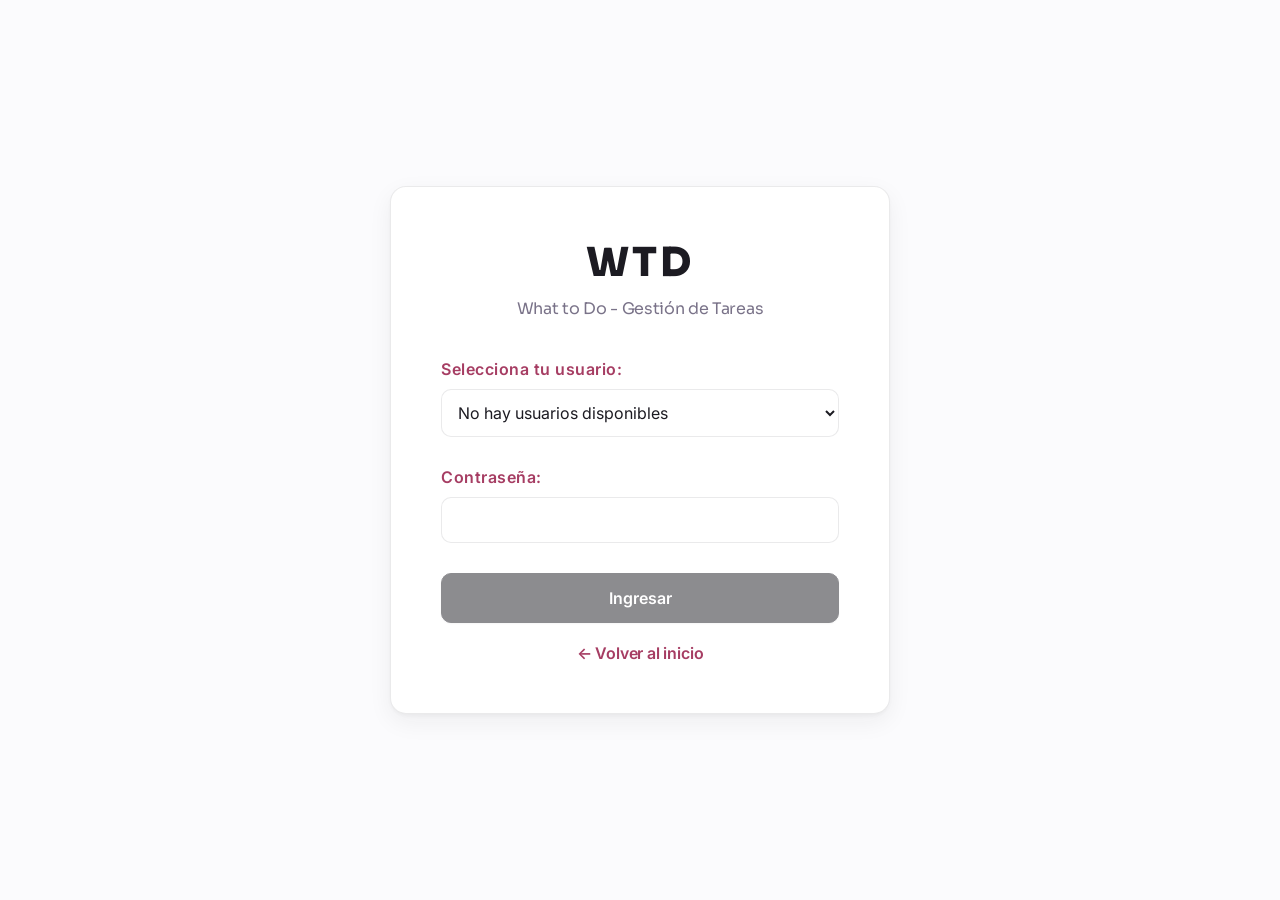
<file: frontend/suscripciones.html>
<!DOCTYPE html>
<html lang="es">
<head>
    <meta charset="UTF-8">
    <meta name="viewport" content="width=device-width, initial-scale=1.0">
    <meta http-equiv="Cache-Control" content="no-cache, no-store, must-revalidate">
    <meta http-equiv="Pragma" content="no-cache">
    <meta http-equiv="Expires" content="0">
    <script src="js/theme.js?v=2"></script>
    <link rel="manifest" href="manifest.webmanifest">
    <link rel="apple-touch-icon" href="icons/icon-180.png">
    <meta name="apple-mobile-web-app-capable" content="yes">
    <meta name="mobile-web-app-capable" content="yes">
    <meta name="apple-mobile-web-app-title" content="WTD">
    <meta name="apple-mobile-web-app-status-bar-style" content="default">
    <meta name="theme-color" content="#0c121c">
    <script src="js/push.js?v=1" defer></script>
    <script src="js/novedades.js?v=2" defer></script>
    <title>Suscripciones - WTD</title>
    <script>if (!localStorage.getItem('wtdAuth')) location.replace('login.html');</script>
    <style>
        * { margin: 0; padding: 0; box-sizing: border-box; }

        body {
            font-family: 'Segoe UI', Tahoma, Geneva, Verdana, sans-serif;
            background: var(--bg);
            color: var(--ink);
            min-height: 100vh;
        }

        header {
            background: var(--glass);
            backdrop-filter: blur(10px);
            border-bottom: 1px solid rgba(var(--accent-rgb), 0.3);
            padding: 0 40px;
            height: 60px;
            display: flex;
            justify-content: space-between;
            align-items: center;
            position: sticky;
            top: 0;
            z-index: 50;
        }
        .hamburger { background: none; border: none; color: var(--accent); cursor: pointer; display: flex; flex-direction: column; gap: 5px; padding: 4px; }
        .hamburger span { display: block; width: 25px; height: 2px; background: var(--accent); border-radius: 2px; transition: all 0.3s; }
        .hamburger.active span:nth-child(1) { transform: rotate(45deg) translate(10px, 10px); }
        .hamburger.active span:nth-child(2) { opacity: 0; }
        .hamburger.active span:nth-child(3) { transform: rotate(-45deg) translate(7px, -7px); }
        .logo { font-size: 1.3em; font-weight: 800; color: var(--accent); letter-spacing: 2px; text-decoration: none; }

        .sidebar {
            position: fixed; left: -300px; top: 0; width: 300px; height: 100vh;
            background: var(--bg); border-right: 1px solid rgba(var(--accent-rgb), 0.3);
            padding: 80px 20px 30px; transition: left 0.3s ease; z-index: 200; overflow-y: auto;
        }
        .sidebar.active { left: 0; }
        .sidebar nav ul { list-style: none; }
        .sidebar nav li { margin-bottom: 20px; }
        .sidebar nav a { text-decoration: none; color: var(--ink); font-size: 1.05em; display: flex; align-items: center; gap: 10px; padding: 10px; border-radius: 5px; transition: all 0.3s; }
        .sidebar nav a:hover { color: var(--accent); background: rgba(var(--ink-rgb), 0.055); padding-left: 15px; }
        .sidebar nav a.active { color: var(--accent); font-weight: 600; background: rgba(var(--ink-rgb), 0.083); }
        .sidebar-divider { border: none; border-top: 1px solid rgba(var(--ink-rgb), 0.11); margin: 20px 10px; }
        .sidebar nav a.logout-link { color: var(--danger); }
        .sidebar nav a.logout-link:hover { color: var(--danger); background: rgba(225, 29, 72, 0.12); }
        .sidebar-overlay { position: fixed; inset: 0; background: rgba(46, 32, 60,0.5); opacity: 0; visibility: hidden; transition: all 0.3s; z-index: 150; }
        .sidebar-overlay.active { opacity: 1; visibility: visible; }

        /* ───────── Página ───────── */
        .container { max-width: 820px; margin: 0 auto; padding: 32px 24px 90px; }

        .page-top { display: flex; align-items: flex-end; justify-content: space-between; gap: 16px; flex-wrap: wrap; margin-bottom: 20px; }
        .page-title { font-size: 1.9em; font-weight: 800; line-height: 1.1; }
        .page-subtitle { font-size: 0.9em; margin-top: 6px; color: var(--muted); }

        .seg { display: inline-flex; background: rgba(var(--ink-rgb), 0.055); border-radius: 12px; padding: 3px; gap: 2px; }
        .seg button { border: none; background: none; font: inherit; font-size: 0.86em; font-weight: 600; color: var(--muted); padding: 8px 16px; border-radius: 9px; cursor: pointer; transition: background .15s, color .15s; }
        .seg button:hover { color: var(--ink); }
        .seg button.on { background: var(--surface); color: var(--ink); box-shadow: 0 1px 3px rgba(28,27,34,.12); }

        .field { border: 1px solid rgba(var(--ink-rgb), 0.12); background: var(--surface); border-radius: 10px; font: inherit; font-size: 0.92em; padding: 10px 12px; color: var(--ink); min-width: 0; }
        .field:focus { outline: none; border-color: var(--accent); }
        .btn-primary { background: var(--btn); color: var(--on-btn); border: none; border-radius: 10px; font: inherit; font-size: 0.88em; font-weight: 600; padding: 10px 18px; cursor: pointer; transition: background .15s; }
        .btn-primary:hover { background: var(--accent); }
        .btn-primary:disabled { opacity: .35; cursor: default; background: var(--btn); }
        .btn-ghost { border: none; background: none; color: var(--muted); font: inherit; font-size: 0.88em; font-weight: 600; cursor: pointer; padding: 10px 12px; border-radius: 10px; }
        .btn-ghost:hover { background: rgba(var(--ink-rgb), .06); }
        .btn-danger { border: none; background: none; color: var(--danger); font: inherit; font-size: 0.86em; font-weight: 600; cursor: pointer; padding: 8px 4px; }
        .btn-danger:hover { text-decoration: underline; }

        .banner { font-size: 0.85em; line-height: 1.4; padding: 10px 14px; border-radius: 12px; margin-bottom: 16px; background: rgba(194, 90, 52, 0.09); border: 1px solid rgba(194, 90, 52, 0.25); color: #8a3d1d; }

        /* Hoy */
        .today-box { background: linear-gradient(135deg, rgba(var(--accent-rgb), 0.12), rgba(var(--accent-rgb), 0.05)); border: 1px solid rgba(var(--accent-rgb), 0.25); border-radius: 16px; padding: 16px 18px; margin-bottom: 18px; }
        .today-box .t-title { font-size: 0.72em; font-weight: 700; letter-spacing: 1.5px; text-transform: uppercase; color: var(--accent); margin-bottom: 6px; }
        .today-row { font-size: 1.05em; font-weight: 700; }
        .today-row span { font-weight: 500; color: var(--accent-ink); font-size: 0.85em; margin-left: 6px; }

        /* Alta */
        .quick-add { background: var(--surface); border: 1px solid rgba(28, 27, 34, 0.09); border-radius: 16px; padding: 12px; display: flex; gap: 8px; flex-wrap: wrap; align-items: center; margin-bottom: 8px; box-shadow: 0 1px 2px rgba(28,27,34,.05); }
        .quick-add:focus-within { border-color: rgba(var(--accent-rgb), 0.45); box-shadow: 0 0 0 3px rgba(var(--accent-rgb), 0.09); }
        .quick-add .qa-name { flex: 1 1 200px; border: none; }
        .quick-add .qa-name:focus { border: none; }
        .quick-add input[type=number].d { width: 70px; }
        .quick-add input[type=number].y { width: 118px; }
        .form-err { font-size: 0.8em; color: var(--danger); min-height: 1.2em; margin: 0 4px 14px; }

        .search { position: relative; margin-bottom: 18px; }
        .search input { width: 100%; padding-left: 38px; }
        .search svg { position: absolute; left: 13px; top: 50%; transform: translateY(-50%); color: var(--faint); }

        /* Lista */
        .panel { background: var(--surface); border: 1px solid rgba(28, 27, 34, 0.09); border-radius: 16px; padding: 6px 8px; box-shadow: 0 1px 2px rgba(28,27,34,.05); }
        .month-head { display: flex; align-items: baseline; gap: 8px; margin: 22px 2px 8px; font-weight: 700; }
        .month-head:first-child { margin-top: 0; }
        .month-head .n { font-family: 'JetBrains Mono', ui-monospace, monospace; font-size: 0.8em; color: var(--accent); }
        .row { display: flex; align-items: center; gap: 12px; padding: 10px 8px; border-bottom: 1px solid rgba(var(--ink-rgb), 0.055); border-radius: 10px; }
        .row:last-child { border-bottom: none; }
        .row:hover { background: rgba(var(--ink-rgb), 0.025); }
        .badge { width: 48px; flex-shrink: 0; text-align: center; border-radius: 11px; background: rgba(var(--ink-rgb), 0.045); padding: 6px 0 5px; line-height: 1.1; }
        .badge .d { font-family: 'JetBrains Mono', ui-monospace, monospace; font-weight: 700; font-size: 1.15em; }
        .badge .m { font-size: 0.64em; font-weight: 700; letter-spacing: 1px; text-transform: uppercase; color: var(--muted); }
        .row.soon .badge { background: rgba(var(--accent-rgb), 0.1); }
        .row.soon .badge .d, .row.soon .badge .m { color: var(--accent); }
        .row.today .badge { background: var(--accent); }
        .row.today .badge .d, .row.today .badge .m { color: #fff; }
        .row-main { flex: 1; min-width: 0; cursor: pointer; }
        .row-title { font-size: 1em; font-weight: 600; word-break: break-word; }
        .row-main:hover .row-title { color: var(--accent); }
        .row-sub { font-size: 0.78em; color: var(--muted); margin-top: 2px; }
        .when { font-size: 0.8em; font-weight: 600; color: var(--muted); white-space: nowrap; flex-shrink: 0; }
        .row.soon .when { color: var(--accent); }
        .row.today .when { color: var(--accent); font-weight: 800; }
        .icon-btn { border: none; background: none; color: var(--faint); width: 32px; height: 32px; border-radius: 8px; cursor: pointer; display: inline-flex; align-items: center; justify-content: center; flex-shrink: 0; transition: all .15s; }
        .icon-btn:hover { background: rgba(var(--ink-rgb), 0.07); color: var(--ink); }

        .empty { text-align: center; padding: 34px 14px; color: var(--faint); font-size: 0.9em; line-height: 1.5; }
        .empty b { display: block; color: var(--muted); font-weight: 600; margin-bottom: 2px; }

        /* Modales */
        .modal-overlay { position: fixed; inset: 0; background: rgba(28, 27, 34, 0.4); display: none; justify-content: center; align-items: center; z-index: 300; padding: 16px; }
        .modal-overlay.active { display: flex; }
        .modal { background: var(--surface); border-radius: 18px; padding: 24px; width: 100%; max-width: 420px; max-height: 92vh; overflow-y: auto; }
        .modal h3 { font-size: 1.1em; margin-bottom: 16px; }
        .form-row { margin-bottom: 14px; }
        .form-row label { display: block; font-size: 0.75em; font-weight: 700; letter-spacing: .4px; text-transform: uppercase; color: var(--muted); margin-bottom: 6px; }
        .form-row .field { width: 100%; }
        .form-row textarea.field { resize: vertical; min-height: 70px; font-family: inherit; }
        .form-split { display: flex; gap: 10px; }
        .form-split > * { flex: 1; }
        .modal-actions { display: flex; gap: 10px; align-items: center; margin-top: 20px; }
        .modal-actions .btn-primary { margin-left: auto; }
        .confirm-modal { max-width: 360px; text-align: center; padding: 30px 26px 22px; }
        .confirm-icon { font-size: 2em; margin-bottom: 10px; }
        .confirm-text { font-size: 1.02em; font-weight: 600; line-height: 1.45; word-break: break-word; }
        .confirm-sub { font-size: 0.82em; color: var(--muted); margin-top: 6px; }
        .confirm-btns { display: flex; gap: 10px; justify-content: center; margin-top: 22px; }
        .confirm-btns .btn-ghost, .confirm-btns .btn-primary { flex: 1; }
        .btn-primary.btn-del { background: var(--danger); }
        .btn-primary.btn-del:hover { background: var(--danger); }


        .kinds { margin-bottom: 18px; }
        .summary { display: flex; gap: 10px; flex-wrap: wrap; margin-bottom: 18px; }
        .sum-card { flex: 1 1 150px; background: var(--surface); border: 1px solid rgba(28,27,34,.09); border-radius: 14px; padding: 12px 14px; }
        .sum-card .l { font-size: 0.7em; font-weight: 700; letter-spacing: 1px; text-transform: uppercase; color: var(--muted); }
        .sum-card .v { font-family: 'JetBrains Mono', ui-monospace, monospace; font-size: 1.2em; font-weight: 700; margin-top: 4px; }
        .quick-add select.field { max-width: 130px; }
        .quick-add input[type=number].amt { width: 110px; }
        .quick-add input[type=date].field { width: 150px; }
        .amount { font-family: 'JetBrains Mono', ui-monospace, monospace; font-weight: 700; font-size: 0.92em; white-space: nowrap; flex-shrink: 0; }
        .row.ended { opacity: .5; }
        .check-row { display: flex; align-items: center; gap: 8px; font-size: 0.88em; margin-bottom: 14px; }
        .check-row input { width: 16px; height: 16px; accent-color: var(--accent); }
        .share-btn { border: 1px solid rgba(var(--ink-rgb), 0.16); background: none; color: var(--muted); font: inherit; font-size: 0.78em; font-weight: 600; padding: 6px 12px; border-radius: 20px; cursor: pointer; white-space: nowrap; flex-shrink: 0; }
        .share-btn:hover { color: var(--ink); border-color: rgba(var(--ink-rgb), 0.3); }
        .share-btn.on { background: var(--btn); border-color: var(--btn); color: var(--on-btn); }
        .share-tag { font-size: 0.74em; font-weight: 600; color: var(--muted); white-space: nowrap; flex-shrink: 0; }
        .qa-end { display: flex; align-items: center; gap: 6px; font-size: 0.8em; color: var(--muted); }

        [hidden] { display: none !important; }

        @media (max-width: 600px) {
            header { padding: 0 20px; }
            .container { padding: 22px 14px 80px; }
            .page-top .seg { width: 100%; }
            .page-top .seg button { flex: 1; }
            .quick-add .qa-name { flex-basis: 100%; }
            .when { font-size: 0.74em; }
        }
    </style>
    <link rel="stylesheet" href="css/theme.css?v=9">
</head>

<body>

    <header>
        <button class="hamburger" id="hamburger" aria-label="Menú"><span></span><span></span><span></span></button>
        <a href="index.html" class="logo">WTD</a>
        <div></div>
    </header>

    <div class="sidebar" id="sidebar">
        <nav>
            <ul>
                <li><a href="index.html">Home</a></li>
                <li><a href="calendar.html">Calendario</a></li>
                <li><a href="watchlist.html">Watchlist</a></li>
                <li><a href="cumpleanos.html">Cumpleaños</a></li>
                <li><a href="suscripciones.html" class="active">Suscripciones</a></li>
                <hr class="sidebar-divider">
                <li><a href="#" class="logout-link" onclick="doLogout(event)">⏻ Cerrar sesión</a></li>
            </ul>
        </nav>
    </div>
    <div class="sidebar-overlay" id="sidebarOverlay"></div>

    <div class="container">
        <div class="page-top">
            <div>
                <h1 class="page-title">Suscripciones</h1>
                <p class="page-subtitle" id="pageSub">Suscripciones y tareas que se repiten solas.</p>
            </div>
            <div class="seg" id="kindSeg" role="tablist" aria-label="Tipo">
                <button data-k="SUBSCRIPTION" class="on">💳 Suscripciones</button>
                <button data-k="TASK">Tareas repetidas</button>
            </div>
        </div>

        <div class="banner" id="banner" hidden></div>
        <div class="summary" id="summary"></div>

        <form class="quick-add" id="quickAdd" autocomplete="off">
            <input class="field qa-name" id="qaName" name="rec-name" type="text" maxlength="80" autocomplete="off" autocapitalize="sentences" autocorrect="off" spellcheck="false" data-lpignore="true" data-1p-ignore data-form-type="other">
            <span id="qaMoney" style="display:contents">
                <input class="field amt" id="qaAmount" type="number" min="0" step="0.01" placeholder="Costo" aria-label="Costo">
                <select class="field" id="qaCurrency" aria-label="Moneda"><option>ARS</option><option>USD</option><option>EUR</option></select>
            </span>
            <select class="field" id="qaFreq" aria-label="Frecuencia"></select>
            <span id="qaNthWrap" style="display:none">
                <select class="field" id="qaNth" aria-label="Qué semana del mes"></select>
                <select class="field" id="qaWd" aria-label="Día de la semana"></select>
            </span>
            <input class="field" id="qaDate" type="date" aria-label="Primera fecha / día de renovación">
            <button class="share-btn" id="qaShare" type="button" aria-pressed="false" title="Si la compartís, la ve también el otro perfil">Compartir</button>
            <button class="btn-primary" id="qaBtn" type="submit">Agregar</button>
        </form>
        <div class="form-err" id="qaErr"></div>

        <div class="search">
            <svg viewBox="0 0 24 24" width="17" height="17" fill="none" stroke="currentColor" stroke-width="2" stroke-linecap="round" aria-hidden="true"><circle cx="11" cy="11" r="7"/><path d="M20 20l-3.5-3.5"/></svg>
            <input class="field" id="search" type="search" placeholder="Buscar…" aria-label="Buscar">
        </div>

        <div id="list"></div>
    </div>

    <!-- Editar -->
    <div class="modal-overlay" id="editModal">
        <form class="modal" id="editForm" autocomplete="off">
            <h3 id="efTitle">Editar</h3>
            <div class="form-row">
                <label for="efName">Nombre</label>
                <input class="field" id="efName" name="rec-name-edit" type="text" maxlength="80" required autocomplete="off" spellcheck="false" data-lpignore="true" data-1p-ignore data-form-type="other">
            </div>
            <div class="form-split form-row" id="efMoney">
                <div><label for="efAmount">Costo</label><input class="field" id="efAmount" type="number" min="0" step="0.01"></div>
                <div><label for="efCurrency">Moneda</label><select class="field" id="efCurrency"><option>ARS</option><option>USD</option><option>EUR</option></select></div>
            </div>
            <div class="form-split form-row">
                <div><label for="efFreq">Frecuencia</label><select class="field" id="efFreq"></select></div>
                <div><label for="efDate" id="efDateLabel">Renovación</label><input class="field" id="efDate" type="date" required></div>
            </div>
            <div class="form-split form-row" id="efNthWrap" hidden>
                <div><label for="efNth">Semana del mes</label><select class="field" id="efNth"></select></div>
                <div><label for="efWd">Día</label><select class="field" id="efWd"></select></div>
            </div>
            <div class="form-row">
                <label class="check-row" style="margin:0 0 8px"><input type="checkbox" id="efForever"> Por tiempo indeterminado</label>
                <div id="efEndWrap"><label for="efEnd">Termina el</label><input class="field" id="efEnd" type="date"></div>
            </div>
            <div class="form-row" id="efSkipWrap" hidden>
                <label>Veces canceladas</label>
                <div id="efSkips"></div>
            </div>
            <div class="form-row">
                <label for="efNote">Nota</label>
                <textarea class="field" id="efNote" maxlength="400" placeholder="Plan, cuenta, tarjeta…"></textarea>
            </div>
            <div class="form-err" id="efErr"></div>
            <div class="modal-actions">
                <button type="button" class="btn-danger" id="efDelete">Eliminar</button>
                <button type="button" class="btn-ghost" id="efCancel">Cancelar</button>
                <button type="submit" class="btn-primary">Guardar</button>
            </div>
        </form>
    </div>

    <!-- Confirmar eliminación -->
    <div class="modal-overlay" id="deleteModal">
        <div class="modal confirm-modal" role="alertdialog" aria-labelledby="delText">
            <div class="confirm-icon">🗑</div>
            <p class="confirm-text" id="delText"></p>
            <p class="confirm-sub">Esta acción no se puede deshacer.</p>
            <div class="confirm-btns">
                <button type="button" class="btn-ghost" id="delCancel">Cancelar</button>
                <button type="button" class="btn-primary btn-del" id="delConfirm">Eliminar</button>
            </div>
        </div>
    </div>

    <script src="js/api.js?v=5"></script>
    <script src="js/recurring.js?v=1"></script>
    <script>
        /* ── Hamburger ── */
        const hamburger      = document.getElementById('hamburger');
        const sidebar        = document.getElementById('sidebar');
        const sidebarOverlay = document.getElementById('sidebarOverlay');
        hamburger.addEventListener('click', () => {
            hamburger.classList.toggle('active');
            sidebar.classList.toggle('active');
            sidebarOverlay.classList.toggle('active');
        });
        sidebarOverlay.addEventListener('click', () => {
            hamburger.classList.remove('active');
            sidebar.classList.remove('active');
            sidebarOverlay.classList.remove('active');
        });
        function doLogout(e) {
            e.preventDefault();
            localStorage.removeItem('wtdAuth');
            window.location.href = 'login.html';
        }

        /* ── Estado ── */
        let items = [];
        let loaded = false;
        let kind = 'SUBSCRIPTION';
        let editingId = null;
        let pendingDeleteId = null;

        const $ = id => document.getElementById(id);
        const find = id => items.find(r => String(r.id) === String(id));
        const isSub = () => kind === 'SUBSCRIPTION';
        function esc(s) {
            return String(s ?? '').replace(/[&<>"']/g, c => ({ '&':'&amp;', '<':'&lt;', '>':'&gt;', '"':'&quot;', "'":'&#39;' }[c]));
        }
        const GEAR = '<svg viewBox="0 0 24 24" width="17" height="17" fill="none" stroke="currentColor" stroke-width="2" stroke-linecap="round" stroke-linejoin="round" aria-hidden="true"><circle cx="12" cy="12" r="3"/><path d="M19.4 15a1.65 1.65 0 0 0 .33 1.82l.06.06a2 2 0 1 1-2.83 2.83l-.06-.06a1.65 1.65 0 0 0-1.82-.33 1.65 1.65 0 0 0-1 1.51V21a2 2 0 1 1-4 0v-.09a1.65 1.65 0 0 0-1-1.51 1.65 1.65 0 0 0-1.82.33l-.06.06a2 2 0 1 1-2.83-2.83l.06-.06a1.65 1.65 0 0 0 .33-1.82 1.65 1.65 0 0 0-1.51-1H3a2 2 0 1 1 0-4h.09a1.65 1.65 0 0 0 1.51-1 1.65 1.65 0 0 0-.33-1.82l-.06-.06a2 2 0 1 1 2.83-2.83l.06.06a1.65 1.65 0 0 0 1.82.33h.01a1.65 1.65 0 0 0 1-1.51V3a2 2 0 1 1 4 0v.09a1.65 1.65 0 0 0 1 1.51h.01a1.65 1.65 0 0 0 1.82-.33l.06-.06a2 2 0 1 1 2.83 2.83l-.06.06a1.65 1.65 0 0 0-.33 1.82v.01a1.65 1.65 0 0 0 1.51 1H21a2 2 0 1 1 0 4h-.09a1.65 1.65 0 0 0-1.51 1z"/></svg>';

        function setBanner(msg) { $('banner').hidden = !msg; $('banner').textContent = msg || ''; }

        /* ── Datos ── */
        async function load() {
            const list = await RecurringApi.list();
            if (list === null) {
                setBanner(RecurringApi.notDeployed ? RECURRING_NOT_DEPLOYED : 'No se pudo conectar con el servidor. Probá de nuevo en un rato.');
                return;
            }
            setBanner('');
            items = list;
            loaded = true;
            render();
        }

        /* ── Render ── */
        function matches(r, q) {
            if (!q) return true;
            const hay = recNorm(`${r.name} ${r.note || ''} ${recWhenText(r)}`);
            return q.split(/\s+/).every(w => hay.includes(w));
        }

        function rowHtml(r, n) {
            const ended = !n;
            const cls = ended ? 'ended' : (n.days === 0 ? 'today' : (n.days <= 7 ? 'soon' : ''));
            const d = n ? n.date : new Date(r.endDate + 'T12:00:00');
            const sub = `${recWhenText(r)}${r.endDate ? ' · hasta el ' + r.endDate.split('-').reverse().join('/') : ' · sin fin'}${r.note ? ' · ' + esc(r.note) : ''}`;
            return `
            <div class="row ${cls}">
                <div class="badge"><div class="d">${d.getDate()}</div><div class="m">${REC_MONTHS[d.getMonth()].slice(0, 3)}</div></div>
                <div class="row-main" onclick="openEdit('${r.id}')">
                    <div class="row-title">${esc(r.name)}</div>
                    <div class="row-sub">${sub}</div>
                </div>
                ${r.kind === 'SUBSCRIPTION' ? `<span class="amount">${recMoney(r.amount, r.currency)}</span>` : ''}
                <span class="when">${ended ? 'Terminó' : recDaysText(n.days)}</span>
                ${recIsOwner(r)
                    ? `<button class="share-btn ${r.shared ? 'on' : ''}" onclick="toggleShare('${r.id}')" title="${r.shared ? 'La ve también el otro perfil. Tocá para dejarla privada' : 'Es privada. Tocá para que la vea también el otro perfil'}">${r.shared ? 'Compartida' : 'Compartir'}</button>`
                    : `<span class="share-tag">Compartida</span>`}
                <button class="icon-btn" onclick="openEdit('${r.id}')" aria-label="Editar" title="Editar">${GEAR}</button>
            </div>`;
        }

        function renderSummary(list) {
            if (!isSub()) { $('summary').innerHTML = ''; return; }
            const active = list.filter(r => recNext(r));
            const byCur = {};
            active.forEach(r => { byCur[r.currency || 'ARS'] = (byCur[r.currency || 'ARS'] || 0) + recMonthlyAmount(r); });
            const cur = Object.keys(byCur);
            const month = cur.length ? cur.map(c => recMoney(byCur[c], c)).join(' + ') : '—';
            const year = cur.length ? cur.map(c => recMoney(byCur[c] * 12, c)).join(' + ') : '—';
            $('summary').innerHTML =
                `<div class="sum-card"><div class="l">Por mes</div><div class="v">${month}</div></div>
                 <div class="sum-card"><div class="l">Por año</div><div class="v">${year}</div></div>
                 <div class="sum-card"><div class="l">Activas</div><div class="v">${active.length}</div></div>`;
        }

        function render() {
            const q = recNorm($('search').value).trim();
            const all = items.filter(r => r.kind === kind);
            const list = all.filter(r => matches(r, q));

            $('pageSub').textContent = all.length
                ? (isSub() ? `${all.length} ${all.length === 1 ? 'suscripción' : 'suscripciones'} · aparecen solas en el calendario cada renovación`
                           : `${all.length} ${all.length === 1 ? 'tarea' : 'tareas'} · aparecen solas en el calendario`)
                : (isSub() ? 'Cargá tus suscripciones y cuándo se renuevan.' : 'Tareas semanales, mensuales o anuales, por tiempo indeterminado.');

            renderSummary(all);
            if (!loaded) { $('list').innerHTML = ''; return; }
            if (!all.length) {
                $('list').innerHTML = `<div class="panel"><div class="empty"><b>${isSub() ? 'Todavía no hay suscripciones' : 'Todavía no hay tareas repetidas'}</b>Agregá la primera arriba.</div></div>`;
                return;
            }
            if (!list.length) {
                $('list').innerHTML = `<div class="panel"><div class="empty"><b>Sin resultados</b>Nada coincide con “${esc($('search').value.trim())}”.</div></div>`;
                return;
            }
            const sorted = list.map(r => ({ r, n: recNext(r) }))
                .sort((x, y) => (x.n ? x.n.days : 9999) - (y.n ? y.n.days : 9999) || x.r.name.localeCompare(y.r.name));
            $('list').innerHTML = `<div class="panel">${sorted.map(x => rowHtml(x.r, x.n)).join('')}</div>`;
        }

        /* ── Tipo (pestañas) ── */
        function applyKind() {
            $('qaName').placeholder = isSub() ? 'Nueva suscripción (Netflix, Spotify…)' : 'Nueva tarea repetida (pagar expensas, limpiar filtros…)';
            $('qaMoney').style.display = isSub() ? 'contents' : 'none';
            $('qaDate').title = isSub() ? 'Día de renovación' : 'Primera vez';
            $('qaErr').textContent = '';
            render();
        }
        $('kindSeg').addEventListener('click', e => {
            const b = e.target.closest('button[data-k]');
            if (!b) return;
            kind = b.dataset.k;
            document.querySelectorAll('#kindSeg button').forEach(x => x.classList.toggle('on', x === b));
            applyKind();
        });
        $('search').addEventListener('input', render);

        const freqOptions = Object.entries(REC_FREQ).map(([k, v]) => `<option value="${k}">${v}</option>`).join('');
        $('qaFreq').innerHTML = freqOptions;
        $('efFreq').innerHTML = freqOptions;
        $('qaFreq').value = 'MONTHLY';

        /* "El primer sábado de cada mes": dos selects extra, solo con esa frecuencia. */
        const nthOptions = Object.entries(REC_NTH).map(([k, v]) => `<option value="${k}">${v.charAt(0).toUpperCase() + v.slice(1)}</option>`).join('');
        const wdOptions = [1, 2, 3, 4, 5, 6, 0].map(i => `<option value="${i}">${REC_WEEKDAYS[i].charAt(0).toUpperCase() + REC_WEEKDAYS[i].slice(1)}</option>`).join('');
        $('qaNth').innerHTML = nthOptions; $('efNth').innerHTML = nthOptions;
        $('qaWd').innerHTML = wdOptions;   $('efWd').innerHTML = wdOptions;
        $('qaWd').value = '6'; $('efWd').value = '6';
        function syncNth() {
            $('qaNthWrap').style.display = $('qaFreq').value === 'MONTHLY_WEEKDAY' ? 'contents' : 'none';
            $('efNthWrap').hidden = $('efFreq').value !== 'MONTHLY_WEEKDAY';
        }
        $('qaFreq').addEventListener('change', syncNth);
        $('efFreq').addEventListener('change', syncNth);
        $('qaDate').value = toLocalDateStr(new Date());

        /* ── Compartir ── */
        async function toggleShare(id) {
            const r = find(id);
            if (!r) return;
            const res = await RecurringApi.save({ ...r, shared: !r.shared }, r.id);
            if (!res.ok) { setBanner(res.error); return; }
            items[items.findIndex(x => String(x.id) === String(id))] = res.data;
            render();
        }
        $('qaShare').addEventListener('click', () => {
            const on = $('qaShare').getAttribute('aria-pressed') !== 'true';
            $('qaShare').setAttribute('aria-pressed', on);
            $('qaShare').classList.toggle('on', on);
            $('qaShare').textContent = on ? 'Compartida' : 'Compartir';
        });

        /* ── Alta ── */
        function validate(r) {
            if (!r.name) return 'Falta el nombre.';
            if (!r.startDate) return isSub() ? 'Elegí el día de renovación.' : 'Elegí la fecha.';
            if (r.endDate && r.endDate < r.startDate) return 'El fin no puede ser anterior al inicio.';
            if (r.frequency === 'MONTHLY_WEEKDAY' && (!r.weekOfMonth || r.weekday == null)) return 'Elegí qué semana y qué día.';
            if (r.kind === 'SUBSCRIPTION' && (r.amount == null || r.amount < 0)) return 'Poné el costo.';
            return null;
        }

        $('quickAdd').addEventListener('submit', async e => {
            e.preventDefault();
            const r = {
                kind, name: $('qaName').value.trim(), frequency: $('qaFreq').value,
                startDate: $('qaDate').value, endDate: null, note: null,
                shared: $('qaShare').getAttribute('aria-pressed') === 'true',
                weekOfMonth: $('qaFreq').value === 'MONTHLY_WEEKDAY' ? parseInt($('qaNth').value) : null,
                weekday: $('qaFreq').value === 'MONTHLY_WEEKDAY' ? parseInt($('qaWd').value) : null,
                amount: isSub() && $('qaAmount').value !== '' ? parseFloat($('qaAmount').value) : null,
                currency: isSub() ? $('qaCurrency').value : null
            };
            const err = validate(r);
            $('qaErr').textContent = err || '';
            if (err) return;
            $('qaBtn').disabled = true;
            const res = await RecurringApi.save(r);
            $('qaBtn').disabled = false;
            if (!res.ok) { $('qaErr').textContent = res.error; return; }
            items.push(res.data);
            $('qaName').value = ''; $('qaAmount').value = '';
            $('qaName').focus();
            render();
        });

        /* ── Editar ── */
        function syncForever() { $('efEndWrap').hidden = $('efForever').checked; }
        $('efForever').addEventListener('change', syncForever);

        function openEdit(id) {
            const r = find(id);
            if (!r) return;
            editingId = r.id;
            const sub = r.kind === 'SUBSCRIPTION';
            $('efTitle').textContent = sub ? 'Editar suscripción' : 'Editar tarea repetida';
            $('efMoney').hidden = !sub;
            $('efDateLabel').textContent = sub ? 'Renovación' : 'Primera vez';
            $('efName').value = r.name;
            $('efAmount').value = r.amount ?? '';
            $('efCurrency').value = r.currency || 'ARS';
            $('efFreq').value = r.frequency;
            $('efNth').value = r.weekOfMonth ?? 1;
            $('efWd').value = r.weekday ?? 6;
            syncNth();
            $('efDate').value = r.startDate;
            $('efForever').checked = !r.endDate;
            $('efEnd').value = r.endDate || '';
            $('efNote').value = r.note || '';
            syncForever();
            renderSkips(r);
            $('efErr').textContent = '';
            $('editModal').classList.add('active');
            $('efName').focus();
        }
        /* Días cancelados de a uno desde el calendario: se pueden volver a poner. */
        function renderSkips(r) {
            const skips = recSkipped(r).sort();
            $('efSkipWrap').hidden = !skips.length;
            $('efSkips').innerHTML = skips.map(d =>
                `<div class="check-row" style="justify-content:space-between"><span>${d.split('-').reverse().join('/')}</span>` +
                `<button type="button" class="btn-ghost" onclick="restoreSkip('${d}')">Restaurar</button></div>`).join('');
        }
        async function restoreSkip(day) {
            const r = find(editingId);
            const res = await RecurringApi.save({ ...r, skippedDates: recSkipValue(recSkipped(r).filter(d => d !== day)) }, r.id);
            if (!res.ok) { $('efErr').textContent = res.error; return; }
            items[items.findIndex(x => x.id === r.id)] = res.data;
            renderSkips(res.data);
            render();
        }
        function closeEdit() { editingId = null; $('editModal').classList.remove('active'); }

        $('editForm').addEventListener('submit', async e => {
            e.preventDefault();
            const cur = find(editingId);
            const sub = cur.kind === 'SUBSCRIPTION';
            const r = {
                kind: cur.kind, name: $('efName').value.trim(), frequency: $('efFreq').value,
                startDate: $('efDate').value, endDate: $('efForever').checked ? null : ($('efEnd').value || null),
                note: $('efNote').value.trim(), skippedDates: cur.skippedDates, shared: cur.shared,
                weekOfMonth: $('efFreq').value === 'MONTHLY_WEEKDAY' ? parseInt($('efNth').value) : null,
                weekday: $('efFreq').value === 'MONTHLY_WEEKDAY' ? parseInt($('efWd').value) : null,
                amount: sub && $('efAmount').value !== '' ? parseFloat($('efAmount').value) : null,
                currency: sub ? $('efCurrency').value : null
            };
            const err = validate(r);
            $('efErr').textContent = err || '';
            if (err) return;
            const res = await RecurringApi.save(r, editingId);
            if (!res.ok) { $('efErr').textContent = res.error; return; }
            const i = items.findIndex(x => String(x.id) === String(editingId));
            if (i >= 0) items[i] = res.data;
            closeEdit();
            render();
        });
        $('efCancel').addEventListener('click', closeEdit);
        $('editModal').addEventListener('click', e => { if (e.target === $('editModal')) closeEdit(); });

        /* ── Eliminar ── */
        $('efDelete').addEventListener('click', () => {
            const r = find(editingId);
            if (!r) return;
            pendingDeleteId = r.id;
            closeEdit();
            $('delText').textContent = `¿Eliminar "${r.name}"?`;
            $('deleteModal').classList.add('active');
            $('delCancel').focus();
        });
        function closeDelete() { pendingDeleteId = null; $('deleteModal').classList.remove('active'); }
        $('delCancel').addEventListener('click', closeDelete);
        $('deleteModal').addEventListener('click', e => { if (e.target === $('deleteModal')) closeDelete(); });
        $('delConfirm').addEventListener('click', async () => {
            const id = pendingDeleteId;
            closeDelete();
            if (id == null) return;
            if (await RecurringApi.remove(id)) {
                items = items.filter(r => String(r.id) !== String(id));
                render();
            } else {
                setBanner('No se pudo eliminar. Probá de nuevo.');
            }
        });

        document.addEventListener('keydown', e => { if (e.key === 'Escape') { closeEdit(); closeDelete(); } });

        /* ── Inicio ── */
        (function init() {
            if (!loadAuth()) { window.location.href = 'login.html'; return; }
            const k = new URLSearchParams(location.search).get('k');
            if (k === 'TASK') {
                kind = 'TASK';
                document.querySelectorAll('#kindSeg button').forEach(x => x.classList.toggle('on', x.dataset.k === 'TASK'));
            }
            const q = new URLSearchParams(location.search).get('q');
            if (q) $('search').value = q;
            applyKind();
            load();
            document.addEventListener('visibilitychange', () => { if (!document.hidden) load(); });
        })();
    </script>
</body>
</html>
</file>
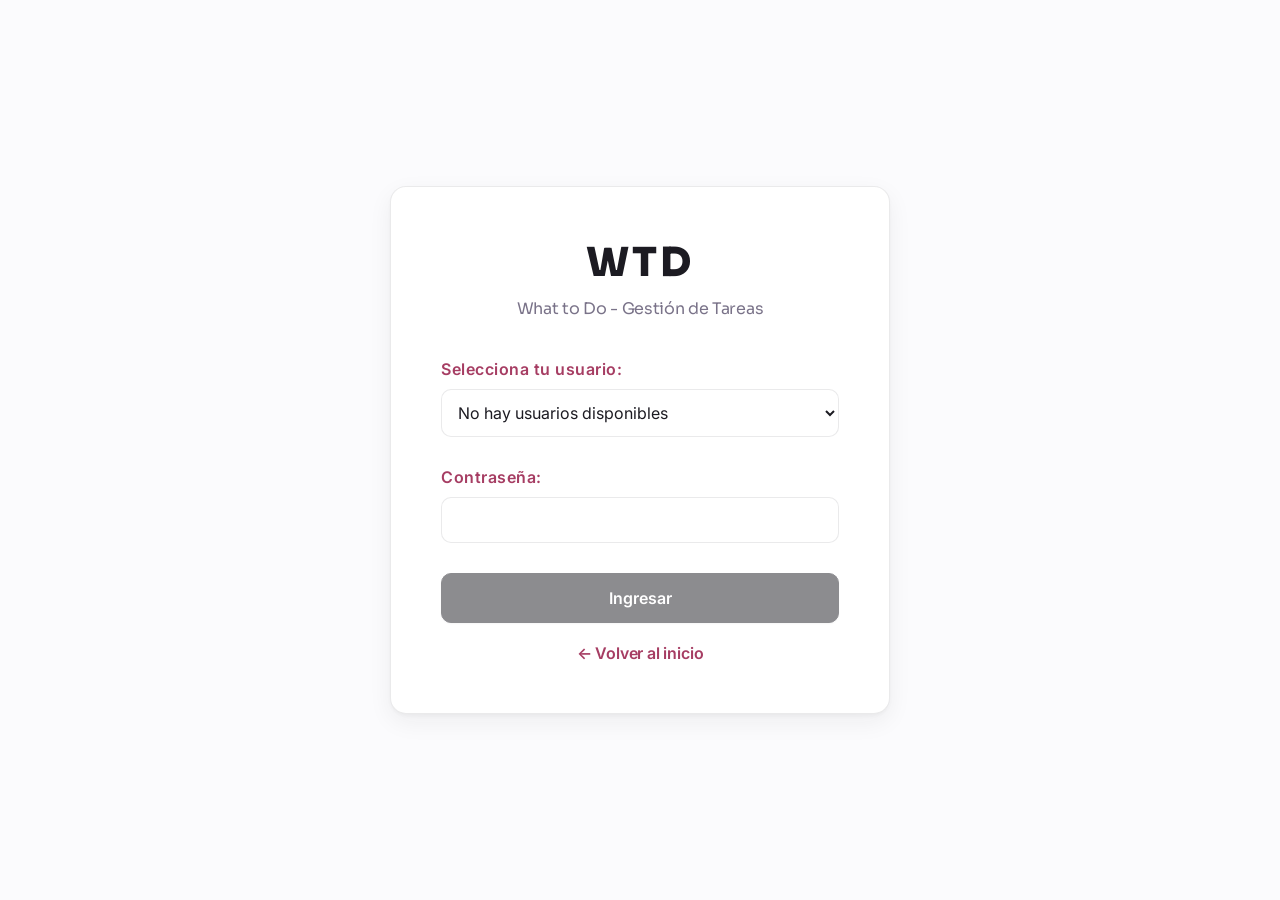
<file: frontend/watchlist.html>
<!DOCTYPE html>
<html lang="es">
<head>
    <meta charset="UTF-8">
    <meta name="viewport" content="width=device-width, initial-scale=1.0">
    <meta http-equiv="Cache-Control" content="no-cache, no-store, must-revalidate">
    <meta http-equiv="Pragma" content="no-cache">
    <meta http-equiv="Expires" content="0">
    <script src="js/theme.js?v=2"></script>
    <link rel="manifest" href="manifest.webmanifest">
    <link rel="apple-touch-icon" href="icons/icon-180.png">
    <meta name="apple-mobile-web-app-capable" content="yes">
    <meta name="mobile-web-app-capable" content="yes">
    <meta name="apple-mobile-web-app-title" content="WTD">
    <meta name="apple-mobile-web-app-status-bar-style" content="default">
    <meta name="theme-color" content="#0c121c">
    <script src="js/push.js?v=1" defer></script>
    <script src="js/novedades.js?v=2" defer></script>
    <title>Watchlist - WTD</title>
    <script>if (!localStorage.getItem('wtdAuth')) location.replace('login.html');</script>
    <style>
        * { margin: 0; padding: 0; box-sizing: border-box; }

        body {
            font-family: 'Segoe UI', Tahoma, Geneva, Verdana, sans-serif;
            background: var(--bg);
            color: var(--ink);
            min-height: 100vh;
        }

        header {
            background: var(--glass);
            backdrop-filter: blur(10px);
            border-bottom: 1px solid rgba(var(--accent-rgb), 0.3);
            padding: 0 40px;
            height: 60px;
            display: flex;
            justify-content: space-between;
            align-items: center;
            position: sticky;
            top: 0;
            z-index: 50;
        }

        .hamburger {
            background: none;
            border: none;
            color: var(--accent);
            cursor: pointer;
            display: flex;
            flex-direction: column;
            gap: 5px;
            padding: 4px;
        }
        .hamburger span {
            display: block;
            width: 25px;
            height: 2px;
            background: var(--accent);
            border-radius: 2px;
            transition: all 0.3s;
        }
        .hamburger.active span:nth-child(1) { transform: rotate(45deg) translate(10px, 10px); }
        .hamburger.active span:nth-child(2) { opacity: 0; }
        .hamburger.active span:nth-child(3) { transform: rotate(-45deg) translate(7px, -7px); }

        .logo {
            font-size: 1.3em;
            font-weight: 800;
            color: var(--accent);
            letter-spacing: 2px;
            text-decoration: none;
        }

        .sidebar {
            position: fixed;
            left: -300px;
            top: 0;
            width: 300px;
            height: 100vh;
            background: var(--bg);
            border-right: 1px solid rgba(var(--accent-rgb), 0.3);
            padding: 80px 20px 30px;
            transition: left 0.3s ease;
            z-index: 200;
            overflow-y: auto;
        }
        .sidebar.active { left: 0; }
        .sidebar nav ul { list-style: none; }
        .sidebar nav li { margin-bottom: 20px; }
        .sidebar nav a {
            text-decoration: none;
            color: var(--ink);
            font-size: 1.05em;
            display: flex;
            align-items: center;
            gap: 10px;
            padding: 10px;
            border-radius: 5px;
            transition: all 0.3s;
        }
        .sidebar nav a:hover { color: var(--accent); background: rgba(var(--ink-rgb), 0.055); padding-left: 15px; }
        .sidebar nav a.active { color: var(--accent); font-weight: 600; background: rgba(var(--ink-rgb), 0.083); }
        .sidebar-divider { border: none; border-top: 1px solid rgba(var(--ink-rgb), 0.11); margin: 20px 10px; }
        .sidebar nav a.logout-link { color: var(--danger); }
        .sidebar nav a.logout-link:hover { color: var(--danger); background: rgba(225, 29, 72, 0.12); }

        .sidebar-overlay {
            position: fixed;
            inset: 0;
            background: rgba(46, 32, 60,0.5);
            opacity: 0;
            visibility: hidden;
            transition: all 0.3s;
            z-index: 150;
        }
        .sidebar-overlay.active { opacity: 1; visibility: visible; }

        /* ───────── Página ───────── */
        .container {
            max-width: 760px;
            margin: 0 auto;
            padding: 32px 24px 90px;
        }

        .page-top {
            display: flex;
            align-items: flex-end;
            justify-content: space-between;
            gap: 16px;
            flex-wrap: wrap;
            margin-bottom: 22px;
        }
        .page-title { font-size: 1.9em; font-weight: 800; line-height: 1.1; }
        .page-subtitle { font-size: 0.9em; margin-top: 6px; }

        /* Filtro Todo / Películas / Series */
        .seg {
            display: inline-flex;
            background: rgba(var(--ink-rgb), 0.055);
            border-radius: 12px;
            padding: 3px;
            gap: 2px;
        }
        .seg button {
            border: none;
            background: none;
            font: inherit;
            font-size: 0.86em;
            font-weight: 600;
            color: var(--muted);
            padding: 8px 16px;
            border-radius: 9px;
            cursor: pointer;
            display: inline-flex;
            align-items: center;
            gap: 7px;
            transition: background .15s, color .15s;
        }
        .seg button:hover { color: var(--ink); }
        .seg button.on { background: var(--surface); color: var(--ink); box-shadow: 0 1px 3px rgba(28,27,34,.12); }
        .seg .n { font-size: 0.82em; font-weight: 700; color: var(--faint); }
        .seg button.on .n { color: var(--accent); }

        .sync-banner {
            font-size: 0.85em;
            line-height: 1.4;
            padding: 10px 14px;
            border-radius: 12px;
            margin-bottom: 16px;
            background: rgba(225, 29, 72, 0.07);
            border: 1px solid rgba(225, 29, 72, 0.2);
            color: #9f1239;
        }
        .sync-banner.info { background: rgba(15, 157, 107, 0.08); border-color: rgba(15, 157, 107, 0.22); color: #0b6e4c; }
        .sync-banner.warn { background: rgba(194, 90, 52, 0.09); border-color: rgba(194, 90, 52, 0.25); color: #8a3d1d; }

        .top-right { display: flex; gap: 10px; align-items: center; flex-wrap: wrap; }
        .top-right .btn-soft { padding: 9px 14px; }
        #selBtn.on { background: var(--btn); color: var(--on-btn); border-color: var(--btn); }

        /* Selección múltiple */
        .sel-box { width: 20px; height: 20px; accent-color: var(--accent); cursor: pointer; flex-shrink: 0; margin-top: 1px; }
        .now-card.sel-on { box-shadow: 0 0 0 2px var(--accent), 0 1px 2px rgba(28,27,34,.05); }
        .row.sel-on { background: rgba(var(--accent-rgb), 0.07); }
        body.selecting .row-actions, body.selecting .card-actions, body.selecting .progress { display: none; }
        body.selecting .now-card, body.selecting .row { cursor: pointer; }
        .sel-bar {
            position: fixed;
            left: 50%;
            bottom: 18px;
            transform: translateX(-50%);
            width: min(760px, calc(100% - 24px));
            background: var(--surface);
            border: 1px solid rgba(var(--ink-rgb), 0.12);
            border-radius: 16px;
            box-shadow: 0 8px 32px rgba(28, 27, 34, 0.18);
            padding: 10px 12px;
            display: flex;
            align-items: center;
            gap: 8px;
            flex-wrap: wrap;
            z-index: 120;
        }
        .sel-count { font-size: 0.88em; font-weight: 700; padding: 0 6px; }
        .sel-bar .btn-soft:disabled { opacity: .4; cursor: default; pointer-events: none; }
        .btn-soft.sel-del:hover { border-color: var(--danger); color: var(--danger); background: rgba(225, 29, 72, 0.06); }

        /* Barra de alta rápida */
        .quick-add {
            background: var(--surface);
            border: 1px solid rgba(var(--ink-rgb), 0.09);
            border-radius: 16px;
            padding: 12px;
            display: flex;
            gap: 10px;
            flex-wrap: wrap;
            align-items: center;
            margin-bottom: 26px;
            box-shadow: 0 1px 2px rgba(28,27,34,.05);
        }
        .quick-add:focus-within { border-color: rgba(var(--accent-rgb), 0.45); box-shadow: 0 0 0 3px rgba(var(--accent-rgb), 0.09); }
        .qa-title {
            flex: 1 1 240px;
            min-width: 0;
            border: none;
            background: none;
            font: inherit;
            font-size: 1em;
            padding: 8px 6px;
            color: var(--ink);
        }
        .qa-title:focus { outline: none; }
        .qa-title::placeholder { color: var(--faint); }
        .qa-controls { display: flex; gap: 8px; align-items: center; flex-wrap: wrap; }
        .qa-controls .seg button { padding: 7px 12px; }
        .field {
            border: 1px solid rgba(var(--ink-rgb), 0.12);
            background: var(--surface);
            border-radius: 10px;
            font: inherit;
            font-size: 0.86em;
            padding: 9px 10px;
            color: var(--ink);
            min-width: 0;
        }
        .field:focus { outline: none; border-color: var(--accent); }
        .sched {
            flex-basis: 100%;
            background: rgba(var(--accent-rgb), 0.05);
            border: 1px solid rgba(var(--accent-rgb), 0.14);
            border-radius: 12px;
            padding: 12px;
            display: flex;
            flex-wrap: wrap;
            gap: 10px 12px;
            align-items: flex-end;
        }
        .sched-title { flex-basis: 100%; font-size: 0.74em; font-weight: 700; letter-spacing: .4px; text-transform: uppercase; color: var(--accent-ink); }
        .sched label { display: flex; flex-direction: column; gap: 4px; font-size: 0.72em; font-weight: 600; color: var(--muted); }
        .sched .field { font-size: 0.9rem; }
        .sched input[type=number] { width: 78px; }
        .sched-more { display: contents; }
        .eps-list {
            border: 1px solid rgba(var(--ink-rgb), 0.1);
            border-radius: 12px;
            max-height: 230px;
            overflow-y: auto;
        }
        .ep-row {
            display: flex;
            align-items: center;
            gap: 10px;
            padding: 6px 10px;
            border-bottom: 1px solid rgba(var(--ink-rgb), 0.06);
        }
        .ep-row:last-child { border-bottom: none; }
        .ep-num { font-family: 'JetBrains Mono', ui-monospace, monospace; font-weight: 700; font-size: 0.85em; width: 62px; flex-shrink: 0; }
        .ep-row .field { padding: 6px 8px; font-size: 0.86rem; width: auto; margin-left: auto; }
        .ep-moved { font-size: 0.68em; font-weight: 700; color: var(--accent); background: rgba(var(--accent-rgb), 0.1); border-radius: 20px; padding: 2px 8px; }
        .form-row label.eps-follow { display: flex; align-items: center; gap: 8px; text-transform: none; letter-spacing: 0; font-size: 0.82em; font-weight: 500; color: var(--ink-2); margin: 10px 0 0; cursor: pointer; }
        .eps-hint { font-size: 0.75em; color: var(--faint); margin-top: 6px; }
        .avail { font-size: 0.78em; font-weight: 600; color: var(--ok); }
        .qa-prog { display: inline-flex; gap: 6px; }
        .qa-prog .field { width: 74px; }
        .now-pos {
            font-family: 'JetBrains Mono', ui-monospace, monospace;
            font-weight: 700;
            font-size: 0.8em;
            color: var(--accent);
            margin-top: 3px;
        }
        .btn-primary {
            background: var(--btn);
            color: var(--on-btn);
            border: none;
            border-radius: 10px;
            font: inherit;
            font-size: 0.88em;
            font-weight: 600;
            padding: 10px 18px;
            cursor: pointer;
            transition: background .15s;
        }
        .btn-primary:hover { background: var(--accent); }
        .btn-primary:disabled { opacity: .35; cursor: default; background: var(--btn); }

        /* ───────── Secciones ───────── */
        .block { margin-bottom: 30px; }
        .block-head {
            display: flex;
            align-items: baseline;
            gap: 10px;
            margin-bottom: 12px;
            padding: 0 2px;
        }
        .block-title { font-size: 1.08em; font-weight: 700; }
        .block-count {
            font-family: 'JetBrains Mono', ui-monospace, monospace;
            font-size: 0.8em;
            font-weight: 700;
            color: var(--accent);
        }
        .block-hint { margin-left: auto; font-size: 0.78em; color: var(--faint); }

        .two-col { display: grid; grid-template-columns: 1fr 1fr; gap: 24px; align-items: start; }

        /* Viendo ahora: tarjetas */
        .now-grid { display: grid; grid-template-columns: repeat(auto-fill, minmax(300px, 1fr)); gap: 14px; }
        .now-card {
            background: var(--surface);
            border: 1px solid rgba(var(--ink-rgb), 0.09);
            border-radius: 16px;
            padding: 16px 16px 14px;
            box-shadow: 0 1px 2px rgba(28,27,34,.05);
            display: flex;
            flex-direction: column;
            gap: 12px;
            position: relative;
            overflow: hidden;
        }
        .now-card::before {
            content: '';
            position: absolute;
            left: 0; top: 0; bottom: 0;
            width: 4px;
            background: var(--accent);
        }
        .now-card.movie::before { background: #4a72a8; }
        .card-top { display: flex; gap: 10px; align-items: flex-start; }
        .card-title {
            flex: 1;
            font-weight: 700;
            font-size: 1.02em;
            line-height: 1.3;
            cursor: pointer;
            word-break: break-word;
        }
        .card-title:hover { color: var(--accent); }
        .card-note { font-size: 0.82em; color: var(--muted); line-height: 1.4; }

        .tag {
            font-size: 0.68em;
            font-weight: 700;
            letter-spacing: .5px;
            text-transform: uppercase;
            padding: 3px 8px;
            border-radius: 20px;
            background: rgba(var(--accent-rgb), 0.09);
            color: var(--accent-ink);
            flex-shrink: 0;
            white-space: nowrap;
        }
        .tag.movie { background: rgba(74, 114, 168, 0.12); color: #38598a; }

        /* Stepper de temporada / episodio */
        .progress { display: flex; gap: 8px; flex-wrap: wrap; }
        .stepper {
            display: inline-flex;
            align-items: center;
            background: rgba(var(--ink-rgb), 0.045);
            border-radius: 10px;
            overflow: hidden;
        }
        .stepper .lbl { font-size: 0.74em; font-weight: 600; color: var(--muted); padding: 0 4px 0 11px; }
        .stepper .val {
            font-family: 'JetBrains Mono', ui-monospace, monospace;
            font-weight: 700;
            font-size: 0.95em;
            min-width: 26px;
            text-align: center;
        }
        .stepper button {
            border: none;
            background: none;
            width: 34px;
            height: 34px;
            font-size: 1.1em;
            color: var(--ink-2);
            cursor: pointer;
        }
        .stepper button:hover { background: rgba(var(--ink-rgb), 0.08); color: var(--accent); }
        .stepper button:active { background: rgba(var(--accent-rgb), 0.16); }

        .card-actions { display: flex; gap: 8px; align-items: center; margin-top: auto; }
        .btn-soft {
            border: 1px solid rgba(var(--ink-rgb), 0.12);
            background: var(--surface);
            border-radius: 10px;
            font: inherit;
            font-size: 0.8em;
            font-weight: 600;
            color: var(--ink-2);
            padding: 8px 12px;
            cursor: pointer;
            transition: all .15s;
        }
        .btn-soft:hover { border-color: var(--accent); color: var(--accent); }
        .btn-soft.done:hover { border-color: var(--ok); color: var(--ok); background: rgba(15,157,107,.06); }
        .icon-btn {
            border: none;
            background: none;
            color: var(--faint);
            width: 32px;
            height: 32px;
            border-radius: 8px;
            cursor: pointer;
            font-size: 0.95em;
            display: inline-flex;
            align-items: center;
            justify-content: center;
            flex-shrink: 0;
            transition: all .15s;
        }
        .icon-btn:hover { background: rgba(var(--ink-rgb), 0.07); color: var(--ink); }
        .icon-btn.del:hover { background: rgba(225, 29, 72, 0.1); color: var(--danger); }
        .spacer { flex: 1; }

        /* Filas de lista (Quiero ver / Próximas) */
        .panel {
            background: var(--surface);
            border: 1px solid rgba(var(--ink-rgb), 0.09);
            border-radius: 16px;
            padding: 6px 8px;
            box-shadow: 0 1px 2px rgba(28,27,34,.05);
        }
        .row {
            display: flex;
            align-items: center;
            gap: 10px;
            padding: 10px 8px;
            border-bottom: 1px solid rgba(var(--ink-rgb), 0.055);
            border-radius: 10px;
        }
        .row:last-child { border-bottom: none; }
        .row:hover { background: rgba(var(--ink-rgb), 0.025); }
        .dot { width: 8px; height: 8px; border-radius: 50%; background: var(--accent); flex-shrink: 0; }
        .dot.movie { background: #4a72a8; }
        .row-main { flex: 1; min-width: 0; cursor: pointer; }
        .row-title { font-size: 0.95em; font-weight: 600; word-break: break-word; }
        .row-main:hover .row-title { color: var(--accent); }
        .row-sub { font-size: 0.76em; color: var(--muted); margin-top: 2px; }
        .row-actions { display: flex; gap: 2px; align-items: center; flex-shrink: 0; }

        /* Próximas fechas */
        .date-badge {
            width: 46px;
            flex-shrink: 0;
            text-align: center;
            border-radius: 10px;
            background: rgba(var(--ink-rgb), 0.045);
            padding: 5px 0 4px;
            line-height: 1.1;
        }
        .date-badge .d { font-family: 'JetBrains Mono', ui-monospace, monospace; font-weight: 700; font-size: 1.1em; }
        .date-badge .m { font-size: 0.64em; font-weight: 700; letter-spacing: 1px; text-transform: uppercase; color: var(--muted); }
        .date-badge.soon { background: rgba(var(--accent-rgb), 0.1); }
        .date-badge.soon .d, .date-badge.soon .m { color: var(--accent); }
        .date-badge.out { background: rgba(15, 157, 107, 0.12); }
        .date-badge.out .d, .date-badge.out .m { color: var(--ok); }
        .date-badge.none .d { color: var(--faint); }
        .when { font-size: 0.76em; font-weight: 600; color: var(--muted); }
        .when.soon { color: var(--accent); }
        .when.out { color: var(--ok); }

        .empty {
            text-align: center;
            padding: 26px 14px;
            color: var(--faint);
            font-size: 0.88em;
            line-height: 1.5;
        }
        .empty b { display: block; color: var(--muted); font-weight: 600; margin-bottom: 2px; }

        /* Vistas (colapsable) */
        .done-toggle {
            border: none;
            background: none;
            font: inherit;
            font-size: 0.88em;
            font-weight: 600;
            color: var(--muted);
            cursor: pointer;
            padding: 6px 2px;
            display: inline-flex;
            align-items: center;
            gap: 8px;
        }
        .done-toggle:hover { color: var(--accent); }
        .done-toggle .chev { display: inline-block; transition: transform .2s; font-size: 0.8em; }
        .done-toggle.open .chev { transform: rotate(90deg); }
        .done-list { margin-top: 10px; }
        .done-list .row-title { color: var(--muted); font-weight: 500; }

        /* ───────── Modal editar ───────── */
        .modal-overlay {
            position: fixed;
            inset: 0;
            background: rgba(28, 27, 34, 0.4);
            display: none;
            justify-content: center;
            align-items: center;
            z-index: 300;
            padding: 16px;
        }
        .modal-overlay.active { display: flex; }
        .modal {
            background: var(--surface);
            border-radius: 18px;
            padding: 24px;
            width: 100%;
            max-width: 440px;
            max-height: 92vh;
            overflow-y: auto;
        }
        .modal h3 { font-size: 1.1em; margin-bottom: 16px; }
        .form-row { margin-bottom: 14px; }
        .form-row label { display: block; font-size: 0.75em; font-weight: 700; letter-spacing: .4px; text-transform: uppercase; color: var(--muted); margin-bottom: 6px; }
        .form-row .field { width: 100%; font-size: 0.95em; }
        .form-row textarea.field { resize: vertical; min-height: 70px; font-family: inherit; }
        .form-split { display: flex; gap: 10px; }
        .form-split > * { flex: 1; }
        .modal-actions { display: flex; gap: 10px; align-items: center; margin-top: 20px; }
        .modal-actions .btn-primary { margin-left: auto; }
        .btn-danger { border: none; background: none; color: var(--danger); font: inherit; font-size: 0.86em; font-weight: 600; cursor: pointer; padding: 8px 4px; }
        .btn-danger:hover { text-decoration: underline; }
        .btn-ghost { border: none; background: none; color: var(--muted); font: inherit; font-size: 0.88em; font-weight: 600; cursor: pointer; padding: 10px 12px; border-radius: 10px; }
        .btn-ghost:hover { background: rgba(var(--ink-rgb), .06); }

        .confirm-modal { max-width: 360px; text-align: center; padding: 30px 26px 22px; }
        .confirm-icon { font-size: 2em; margin-bottom: 10px; }
        .confirm-text { font-size: 1.02em; font-weight: 600; line-height: 1.45; word-break: break-word; }
        .confirm-sub { font-size: 0.82em; color: var(--muted); margin-top: 6px; }
        .confirm-btns { display: flex; gap: 10px; justify-content: center; margin-top: 22px; }
        .confirm-btns .btn-ghost, .confirm-btns .btn-primary { flex: 1; }
        .btn-primary.btn-del { background: var(--danger); }
        .btn-primary.btn-del:hover { background: var(--danger); }

        /* ───────── Pestañas + tarjetas con póster ───────── */
        .tabs {
            display: flex;
            background: rgba(var(--ink-rgb), 0.055);
            border-radius: 14px;
            padding: 4px;
            gap: 2px;
            margin-bottom: 16px;
        }
        .tabs button {
            flex: 1;
            border: none;
            background: none;
            font: inherit;
            font-size: 0.92em;
            font-weight: 600;
            color: var(--muted);
            padding: 10px 8px;
            border-radius: 11px;
            cursor: pointer;
            transition: background .15s, color .15s;
        }
        .tabs button:hover { color: var(--ink); }
        .tabs button.on { background: var(--surface); color: var(--ink); box-shadow: 0 1px 3px rgba(28,27,34,.12); }
        .tabs .n { font-size: 0.82em; font-weight: 700; color: var(--faint); margin-left: 4px; }
        .tabs button.on .n { color: var(--accent); }
        .wl-hint { font-size: 0.78em; color: var(--faint); margin: 0 4px 10px; }

        .wl-list { display: flex; flex-direction: column; gap: 12px; }
        .wcard {
            display: flex;
            align-items: center;
            gap: 16px;
            background: var(--surface);
            border: 1px solid rgba(var(--ink-rgb), 0.09);
            border-radius: 20px;
            padding: 12px 16px 12px 12px;
            box-shadow: 0 1px 2px rgba(28,27,34,.05);
            cursor: pointer;
            transition: box-shadow .15s, transform .15s;
        }
        .wcard:hover { box-shadow: 0 4px 14px rgba(28,27,34,.1); }
        .wcard.sel-on { box-shadow: 0 0 0 2px var(--accent); }
        .wcard.is-done .wc-title { color: var(--muted); }
        .poster {
            width: 62px;
            aspect-ratio: 2 / 3;
            flex-shrink: 0;
            border-radius: 10px;
            overflow: hidden;
            position: relative;
            background: var(--surface-2);
            box-shadow: 0 2px 6px rgba(28,27,34,.18);
        }
        .poster img { width: 100%; height: 100%; object-fit: cover; display: block; }
        .poster .ph { display: none; }
        .poster.broken {
            background: linear-gradient(155deg, hsl(var(--h, 330) 45% 52%), hsl(calc(var(--h, 330) + 40) 50% 30%));
            display: flex; align-items: center; justify-content: center;
        }
        .poster.broken .ph {
            display: block;
            color: var(--glass);
            font-weight: 800;
            font-size: 1.15em;
            letter-spacing: 1px;
        }
        .wc-main { flex: 1; min-width: 0; }
        .wc-title { font-size: 1.08em; font-weight: 700; line-height: 1.25; word-break: break-word; }
        .wc-pos {
            font-family: 'JetBrains Mono', ui-monospace, monospace;
            font-weight: 700;
            font-size: 0.82em;
            color: var(--accent);
            margin-top: 4px;
        }
        .wc-sub { font-size: 0.82em; color: var(--muted); margin-top: 3px; line-height: 1.35; }
        .circle {
            width: 40px; height: 40px;
            border-radius: 50%;
            border: 2px solid var(--accent);
            background: none;
            color: transparent;
            display: inline-flex; align-items: center; justify-content: center;
            flex-shrink: 0;
            cursor: pointer;
            transition: all .15s;
        }
        .circle:hover { background: var(--accent); color: var(--on-accent); }
        .circle.play { color: var(--accent); }
        .circle.play:hover { color: #fff; }
        .circle.on { background: var(--ok); border-color: var(--ok); color: #fff; }
        .circle.on:hover { background: none; color: var(--ok); }
        .when-chip {
            min-width: 46px;
            text-align: center;
            border-radius: 12px;
            background: rgba(var(--ink-rgb), 0.05);
            padding: 6px 8px;
            font-size: 0.66em;
            font-weight: 700;
            letter-spacing: 1px;
            text-transform: uppercase;
            color: var(--muted);
            line-height: 1.15;
            flex-shrink: 0;
        }
        .when-chip b { display: block; font-family: 'JetBrains Mono', ui-monospace, monospace; font-size: 1.7em; letter-spacing: 0; }
        .when-chip.soon { background: rgba(var(--accent-rgb), 0.1); color: var(--accent); }
        .when-chip.out { background: rgba(15, 157, 107, 0.12); color: var(--ok); }
        body.selecting .wcard { cursor: pointer; }
        @media (max-width: 600px) {
            .tabs button { font-size: 0.8em; padding: 9px 2px; }
            .tabs .n { display: none; }
            .poster { width: 56px; }
        }

        /* Autocompletar TMDB */
        .quick-add { position: relative; }
        .qa-suggest {
            position: absolute;
            left: 0; right: 0; top: calc(100% + 6px);
            background: var(--surface);
            border: 1px solid rgba(var(--ink-rgb), 0.12);
            border-radius: 14px;
            box-shadow: 0 10px 30px rgba(28, 27, 34, 0.16);
            max-height: 340px;
            overflow-y: auto;
            z-index: 40;
            padding: 4px;
        }
        .sg-item { display: flex; align-items: center; gap: 12px; padding: 7px 8px; border-radius: 10px; cursor: pointer; }
        .sg-item:hover, .sg-item.act { background: rgba(var(--accent-rgb), 0.07); }
        .sg-item .poster { width: 34px; border-radius: 6px; }
        .sg-item .poster.broken .ph { font-size: 0.7em; }
        .sg-t { font-weight: 600; font-size: 0.92em; }
        .sg-s { font-size: 0.76em; color: var(--muted); margin-top: 1px; }
        .sg-note { padding: 12px; font-size: 0.82em; color: var(--muted); text-align: center; }
        #tmdbBtn.on { color: var(--ok); border-color: rgba(15,157,107,.45); }

        [hidden] { display: none !important; }

        @media (max-width: 860px) {
            .two-col { grid-template-columns: 1fr; gap: 0; }
        }
        @media (max-width: 600px) {
            header { padding: 0 20px; }
            .container { padding: 22px 14px 80px; }
            .page-top { align-items: stretch; }
            .page-top .seg { width: 100%; }
            .page-top .seg button { flex: 1; justify-content: center; padding: 9px 6px; }
            .qa-controls { width: 100%; }
            .qa-controls .btn-primary { margin-left: auto; }
            .now-grid { grid-template-columns: 1fr; }
        }
    </style>
    <link rel="stylesheet" href="css/theme.css?v=9">
</head>
<body>

    <header>
        <button class="hamburger" id="hamburger" aria-label="Menú"><span></span><span></span><span></span></button>
        <a href="index.html" class="logo">WTD</a>
        <div></div>
    </header>

    <div class="sidebar" id="sidebar">
        <nav>
            <ul>
                <li><a href="index.html">Home</a></li>
                <li><a href="calendar.html">Calendario</a></li>
                <li><a href="watchlist.html" class="active">Watchlist</a></li>
                <li><a href="cumpleanos.html">Cumpleaños</a></li>
                <li><a href="suscripciones.html">Suscripciones</a></li>
                <hr class="sidebar-divider">
                <li><a href="#" class="logout-link" onclick="doLogout(event)">⏻ Cerrar sesión</a></li>
            </ul>
        </nav>
    </div>
    <div class="sidebar-overlay" id="sidebarOverlay"></div>

    <div class="container">
        <div class="page-top">
            <div>
                <h1 class="page-title">Watchlist</h1>
                <p class="page-subtitle" id="pageSub">Lo que estás viendo, lo que querés ver y lo que viene.</p>
            </div>
            <div class="top-right">
            <button type="button" class="btn-soft" id="tmdbBtn" title="Conectar TMDB para pósters y autocompletar">TMDB</button>
            <button type="button" class="btn-soft" id="selBtn">Seleccionar</button>
            <div class="seg" id="filterSeg" role="tablist" aria-label="Filtrar por tipo">
                <button data-f="ALL" class="on">Todo <span class="n" id="nALL">0</span></button>
                <button data-f="MOVIE">Películas <span class="n" id="nMOVIE">0</span></button>
                <button data-f="SERIES">Series <span class="n" id="nSERIES">0</span></button>
            </div>
            </div>
        </div>

        <div class="sync-banner" id="syncBanner" hidden></div>

        <!-- Alta rápida -->
        <form class="quick-add" id="quickAdd" autocomplete="off">
            <input class="qa-title" id="qaTitle" type="text" maxlength="120" placeholder="Agregar película o serie…  (Enter para guardar)">
            <div class="qa-suggest" id="qaSuggest" hidden></div>
            <div class="qa-controls">
                <div class="seg" id="qaType">
                    <button type="button" data-t="MOVIE" class="on">Película</button>
                    <button type="button" data-t="SERIES">Serie</button>
                </div>
                <select class="field" id="qaList" aria-label="Dónde guardarlo">
                    <option value="WANT">Quiero ver</option>
                    <option value="WATCHING">Viendo ahora</option>
                    <option value="UPCOMING">Próximamente</option>
                </select>
                <input class="field" type="date" id="qaDate" hidden aria-label="Fecha de estreno">
                <span id="qaProg" class="qa-prog" hidden>
                    <input class="field" type="number" id="qaSeason" min="1" max="99" placeholder="Temp." aria-label="Temporada">
                    <input class="field" type="number" id="qaEpisode" min="0" max="999" placeholder="Cap." aria-label="Capítulo">
                </span>
                <button class="btn-primary" id="qaBtn" type="submit" disabled>Agregar</button>
            </div>
            <div class="sched" id="qaSched" hidden></div>
        </form>

        <!-- Pestañas: una lista a la vez -->
        <div class="tabs" id="tabSeg" role="tablist" aria-label="Lista">
            <button data-tab="WATCHING" class="on">Viendo <span class="n" id="cNow">0</span></button>
            <button data-tab="WANT">Quiero ver <span class="n" id="cWant">0</span></button>
            <button data-tab="UPCOMING">Próximas <span class="n" id="cUp">0</span></button>
            <button data-tab="DONE">Vistas <span class="n" id="cDone">0</span></button>
        </div>

        <div class="wl-hint" id="wlHint"></div>
        <div class="wl-list" id="wlList"></div>
    </div>

    <!-- Barra de selección múltiple -->
    <div class="sel-bar" id="selBar" hidden>
        <span class="sel-count" id="selCount"></span>
        <button type="button" class="btn-soft" id="selAll"></button>
        <span class="spacer"></span>
        <button type="button" class="btn-soft done" id="selDone">✓ Marcar como vistas</button>
        <button type="button" class="btn-soft sel-del" id="selDel">Eliminar</button>
        <button type="button" class="btn-ghost" id="selCancel">Cancelar</button>
    </div>

    <!-- Editar -->
    <div class="modal-overlay" id="editModal">
        <form class="modal" id="editForm" autocomplete="off">
            <h3>Editar título</h3>
            <div class="form-row">
                <label for="efTitle">Título</label>
                <input class="field" id="efTitle" type="text" maxlength="120" required>
            </div>
            <div class="form-split form-row">
                <div>
                    <label for="efType">Tipo</label>
                    <select class="field" id="efType">
                        <option value="MOVIE">Película</option>
                        <option value="SERIES">Serie</option>
                    </select>
                </div>
                <div>
                    <label for="efList">Estado</label>
                    <select class="field" id="efList">
                        <option value="WANT">Quiero ver</option>
                        <option value="WATCHING">Viendo ahora</option>
                        <option value="UPCOMING">Próximamente</option>
                        <option value="DONE">Ya vista</option>
                    </select>
                </div>
            </div>
            <div class="form-row" id="efDateRow">
                <label for="efDate" id="efDateLabel">Fecha de estreno</label>
                <input class="field" id="efDate" type="date">
            </div>
            <div class="form-row" id="efRelRow" hidden>
                <label for="efReleased">Fecha de lanzamiento</label>
                <input class="field" id="efReleased" type="date">
                <div class="eps-hint">Ordena "Quiero ver" (primero los lanzamientos más recientes).</div>
            </div>
            <div class="sched form-row" id="efSched" hidden></div>
            <div class="eps-hint" id="efSchedHint" hidden style="margin:-6px 0 14px">Si ya la estás viendo, los estrenos que cargues acá (otra temporada, capítulos por salir) aparecen también en Próximas fechas, sin sacarla de donde está.</div>
            <div class="form-row" id="efEps" hidden>
                <label>Próximos episodios</label>
                <div class="eps-list" id="efEpsList"></div>
                <label class="eps-follow"><input type="checkbox" id="efFollow" checked> Al cambiar una fecha, mover también los siguientes</label>
                <div class="eps-hint" id="efEpsHint"></div>
            </div>
            <div class="form-row" id="efTmdbRow" hidden>
                <label for="efTmdb">Link de TMDB</label>
                <input class="field" id="efTmdb" type="text" placeholder="https://www.themoviedb.org/tv/…">
                <div class="eps-hint">Pegá el link de la serie o película en themoviedb.org y saco de ahí el póster y las fechas, sin buscar por nombre.</div>
            </div>
            <div class="form-row" id="efAutoRow" hidden>
                <label class="eps-follow"><input type="checkbox" id="efAuto"> Fechas de estreno automáticas (TMDB)</label>
                <div class="eps-hint">Trae los próximos capítulos y la disponibilidad desde TMDB. Si lo desmarcás, las fechas las manejás vos.</div>
            </div>
            <div class="form-split form-row" id="efProgRow">
                <div>
                    <label for="efSeason">Temporada</label>
                    <input class="field" id="efSeason" type="number" min="1" max="99">
                </div>
                <div>
                    <label for="efEpisode">Episodio</label>
                    <input class="field" id="efEpisode" type="number" min="0" max="999">
                </div>
            </div>
            <div class="form-row">
                <label for="efPoster">Póster (URL de imagen)</label>
                <input class="field" id="efPoster" type="url" placeholder="https://…">
            </div>
            <div class="form-row">
                <label for="efNote">Nota</label>
                <textarea class="field" id="efNote" maxlength="400" placeholder="Dónde verla, quién la recomendó…"></textarea>
            </div>
            <div class="modal-actions">
                <button type="button" class="btn-danger" id="efDelete">Eliminar</button>
                <button type="button" class="btn-ghost" id="efCancel">Cancelar</button>
                <button type="submit" class="btn-primary">Guardar</button>
            </div>
        </form>
    </div>

    <!-- Confirmar eliminación -->
    <div class="modal-overlay" id="deleteModal">
        <div class="modal confirm-modal" role="alertdialog" aria-labelledby="delText">
            <div class="confirm-icon">🗑</div>
            <p class="confirm-text" id="delText"></p>
            <p class="confirm-sub">Esta acción no se puede deshacer.</p>
            <div class="confirm-btns">
                <button type="button" class="btn-ghost" id="delCancel">Cancelar</button>
                <button type="button" class="btn-primary btn-del" id="delConfirm">Eliminar</button>
            </div>
        </div>
    </div>

    <script src="js/api.js?v=5"></script>
    <script>
        /* ── Hamburger ── */
        const hamburger      = document.getElementById('hamburger');
        const sidebar        = document.getElementById('sidebar');
        const sidebarOverlay = document.getElementById('sidebarOverlay');

        hamburger.addEventListener('click', () => {
            hamburger.classList.toggle('active');
            sidebar.classList.toggle('active');
            sidebarOverlay.classList.toggle('active');
        });
        sidebarOverlay.addEventListener('click', () => {
            hamburger.classList.remove('active');
            sidebar.classList.remove('active');
            sidebarOverlay.classList.remove('active');
        });

        function doLogout(e) {
            e.preventDefault();
            localStorage.removeItem('wtdAuth');
            window.location.href = 'login.html';
        }

        /* ════════════════════════════════════════════════════════════
           Modelo de datos
           item = {
             id, title,
             type:  'MOVIE' | 'SERIES',
             list:  'WANT' | 'WATCHING' | 'UPCOMING' | 'DONE',
             releaseDate: 'YYYY-MM-DD' | null,   // próximo estreno (UPCOMING / series con calendario)
             releasedOn:  'YYYY-MM-DD' | null,   // cuándo salió (ordena "Quiero ver"); en series, el último capítulo
             year: number | null,                // solo para filas viejas sin fecha exacta
             season, episode,                    // solo SERIES (progreso)
             note,
             createdAt,
             external: { provider, id, poster, ... } | null   // reservado para APIs
           }
           ════════════════════════════════════════════════════════════ */

        /* Capa de almacenamiento: la lista vive en el backend y es UNA sola
           para todos los perfiles (se comparte). Cada título viaja como
           { title, type, releaseDate, season, data } donde `data` es el item
           completo serializado. localStorage queda solo como copia de
           respaldo para poder mostrar algo si el servidor no responde. */
        const WatchStore = {
            url: id => `${API_BASE_URL}/watchlist${id == null ? '' : '/' + id}`,
            cacheKey() { return 'wtdWatchlistCache'; },

            async list() {
                const r = await fetch(this.url());
                if (!r.ok) throw new Error('GET ' + r.status);
                return r.json();
            },
            async create(wire) {
                const r = await fetch(this.url(), { method: 'POST', headers: { 'Content-Type': 'application/json' }, body: JSON.stringify(wire) });
                return r.ok ? r.json() : null;
            },
            async update(id, wire) {
                const r = await fetch(this.url(id), { method: 'PUT', headers: { 'Content-Type': 'application/json' }, body: JSON.stringify(wire) });
                return r.ok ? r.json() : null;
            },
            async remove(id) {
                const r = await fetch(this.url(id), { method: 'DELETE' });
                return r.ok || r.status === 404;
            },

            /* item (frontend) <-> wire (backend) */
            toWire(it) {
                const { id, ...rest } = it;
                return { title: it.title, type: it.type, releaseDate: it.releaseDate || null, season: it.season || null, data: JSON.stringify(rest) };
            },
            fromWire(w) {
                if (w.data) {
                    try { return { ...JSON.parse(w.data), id: w.id }; } catch (e) { /* cae al formato viejo */ }
                }
                // Filas anteriores a esta versión (solo título, tipo, fecha, temporada).
                return {
                    id: w.id, title: w.title, type: w.type,
                    list: w.releaseDate && daysUntil(w.releaseDate) > 0 ? 'UPCOMING' : 'WANT',
                    releaseDate: w.releaseDate && daysUntil(w.releaseDate) > 0 ? w.releaseDate : null,
                    releasedOn: w.releaseDate && daysUntil(w.releaseDate) <= 0 ? w.releaseDate : null,
                    year: w.year || null, schedule: null, avail: null,
                    season: w.season || null, episode: null, note: '',
                    createdAt: w.createdAt, external: null
                };
            },

            cacheSave(list) { try { localStorage.setItem(this.cacheKey(), JSON.stringify(list)); } catch (e) {} },
            cacheLoad() { try { return JSON.parse(localStorage.getItem(this.cacheKey())) || []; } catch (e) { return []; } }
        };

        /* Sincronización: en vez de guardar "todo", se compara cada título con
           lo último que confirmó el servidor y se manda solo lo que cambió
           (alta, edición o baja). Si un envío falla, la próxima vez se
           reintenta solo porque la diferencia sigue ahí. */
        const lastSaved = new Map();     // id -> JSON enviado y confirmado
        let storeOnline = false;
        let saving = false, savePending = false;
        const isTemp = id => typeof id === 'string';

        function setBanner(msg, kind) {
            const el = $('syncBanner');
            el.hidden = !msg;
            el.className = 'sync-banner' + (kind ? ' ' + kind : '');
            el.textContent = msg || '';
        }
        function wireJson(it) { return JSON.stringify(WatchStore.toWire(it)); }
        function remember(list) {
            lastSaved.clear();
            list.forEach(it => lastSaved.set(String(it.id), wireJson(it)));
        }
        function hasUnsaved() {
            return items.some(it => isTemp(it.id) || lastSaved.get(String(it.id)) !== wireJson(it))
                || [...lastSaved.keys()].some(id => !items.some(it => String(it.id) === id));
        }

        async function persist() {
            WatchStore.cacheSave(items);
            if (!storeOnline) return;
            if (saving) { savePending = true; return; }
            saving = true;
            try {
                do { savePending = false; await flushToServer(); } while (savePending);
            } finally { saving = false; }
        }

        async function flushToServer() {
            let failed = false, renumbered = false;

            for (const id of [...lastSaved.keys()]) {
                if (items.some(it => String(it.id) === id)) continue;
                if (await WatchStore.remove(id)) lastSaved.delete(id); else failed = true;
            }

            for (const it of [...items]) {
                const json = wireJson(it);
                if (!isTemp(it.id) && lastSaved.get(String(it.id)) === json) continue;

                const wasTemp = isTemp(it.id);
                let res = null;
                try {
                    res = wasTemp ? await WatchStore.create(WatchStore.toWire(it))
                                  : await WatchStore.update(it.id, WatchStore.toWire(it));
                } catch (e) { /* red caída: queda como pendiente */ }
                if (!res) { failed = true; continue; }

                // Un backend viejo ignora `data` y se perderían campos: no seguir.
                if (!res.data) {
                    if (wasTemp) { try { await WatchStore.remove(res.id); } catch (e) {} }
                    storeOnline = false;
                    setBanner('El servidor todavía no está actualizado para guardar la watchlist completa. Los cambios se guardan solo en este navegador.', 'warn');
                    return;
                }
                if (wasTemp) {
                    const old = it.id;
                    it.id = res.id;
                    if (editingId === old) editingId = res.id;
                    pendingDeleteIds = pendingDeleteIds.map(x => String(x) === String(old) ? res.id : x);
                    if (selected.delete(String(old))) selected.add(String(res.id));
                    renumbered = true;
                }
                lastSaved.set(String(it.id), wireJson(it));
            }

            setBanner(failed ? 'No se pudieron guardar algunos cambios. Se reintentará en el próximo cambio.' : '', failed ? 'warn' : '');
            if (renumbered) render();
        }

        /* Trae lo que cambió el otro perfil. No pisa nada si hay cambios
           sin guardar o un cuadro de edición abierto. */
        async function refreshFromServer() {
            if (!storeOnline || saving || hasUnsaved()) return;
            if (document.querySelector('.modal-overlay.active')) return;
            try {
                const fresh = (await WatchStore.list()).map(w => WatchStore.fromWire(w));
                if (JSON.stringify(fresh.map(wireJson)) === JSON.stringify(items.map(wireJson))) return;
                items = fresh;
                remember(items);
                WatchStore.cacheSave(items);
                syncReleases();
                render();
            } catch (e) { /* sin conexión: se reintenta en el próximo ciclo */ }
        }

        /* La primera vez, sube lo que este navegador tenía guardado de la
           versión anterior (que era local) sin duplicar títulos que ya estén. */
        function importLegacyLocal() {
            const flag = 'wtdWatchlistMigrated:' + currentUserId;
            if (localStorage.getItem(flag)) return 0;
            let local = [];
            try { local = JSON.parse(localStorage.getItem('wtdWatchlist:' + currentUserId)) || []; } catch (e) {}
            const have = new Set(items.map(i => i.type + '|' + i.title.trim().toLowerCase()));
            let n = 0;
            local.forEach(it => {
                const key = it.type + '|' + String(it.title || '').trim().toLowerCase();
                if (!it.title || have.has(key)) return;
                have.add(key);
                items.push({ ...it, id: newId() });   // id temporal: se crea en el servidor
                n++;
            });
            localStorage.setItem(flag, '1');
            return n;
        }

        /* Hook para metadatos externos (TMDB, Trakt, etc.). Todavía no hay
           ninguno conectado. Contrato esperado cuando se implemente:
             search(query, type) -> [{ title, year, releaseDate, poster, provider, id }]
             details(provider, id) -> { releaseDate, seasons, nextEpisodeDate, poster }
           Con eso se podría autocompletar el título/estreno al agregar y
           refrescar las fechas de "Próximas" sin tocar el resto de la UI. */
        const metaProvider = null;

        /* ── Estado ── */
        let items = [];
        let filter = 'ALL';
        let qaType = 'MOVIE';
        let editingId = null;
        let pendingDeleteIds = [];
        let selectMode = false;
        const selected = new Set();   // ids (como texto) de lo tildado
        let tab = 'WATCHING';
        try { tab = localStorage.getItem('wtdWatchTab') || 'WATCHING'; } catch (e) {}

        const $ = id => document.getElementById(id);
        const GEAR = '<svg viewBox="0 0 24 24" width="17" height="17" fill="none" stroke="currentColor" stroke-width="2" stroke-linecap="round" stroke-linejoin="round" aria-hidden="true"><circle cx="12" cy="12" r="3"/><path d="M19.4 15a1.65 1.65 0 0 0 .33 1.82l.06.06a2 2 0 1 1-2.83 2.83l-.06-.06a1.65 1.65 0 0 0-1.82-.33 1.65 1.65 0 0 0-1 1.51V21a2 2 0 1 1-4 0v-.09a1.65 1.65 0 0 0-1-1.51 1.65 1.65 0 0 0-1.82.33l-.06.06a2 2 0 1 1-2.83-2.83l.06-.06a1.65 1.65 0 0 0 .33-1.82 1.65 1.65 0 0 0-1.51-1H3a2 2 0 1 1 0-4h.09a1.65 1.65 0 0 0 1.51-1 1.65 1.65 0 0 0-.33-1.82l-.06-.06a2 2 0 1 1 2.83-2.83l.06.06a1.65 1.65 0 0 0 1.82.33h.01a1.65 1.65 0 0 0 1-1.51V3a2 2 0 1 1 4 0v.09a1.65 1.65 0 0 0 1 1.51h.01a1.65 1.65 0 0 0 1.82-.33l.06-.06a2 2 0 1 1 2.83 2.83l-.06.06a1.65 1.65 0 0 0-.33 1.82v.01a1.65 1.65 0 0 0 1.51 1H21a2 2 0 1 1 0 4h-.09a1.65 1.65 0 0 0-1.51 1z"/></svg>';
        const MONTHS = ['ene','feb','mar','abr','may','jun','jul','ago','sep','oct','nov','dic'];

        function esc(s) {
            return String(s ?? '').replace(/[&<>"']/g, c => ({ '&':'&amp;', '<':'&lt;', '>':'&gt;', '"':'&quot;', "'":'&#39;' }[c]));
        }
        function newId() { return Date.now().toString(36) + Math.random().toString(36).slice(2, 6); }
        const find = id => items.find(i => String(i.id) === String(id));

        /* ── Fechas (siempre locales, nunca toISOString) ── */
        function parseDate(str) { return new Date(str + 'T00:00:00'); }
        function todayStart() { const d = new Date(); d.setHours(0, 0, 0, 0); return d; }
        function daysUntil(str) { return Math.round((parseDate(str) - todayStart()) / 86400000); }

        function whenText(days) {
            if (days === 0) return 'Hoy';
            if (days === 1) return 'Mañana';
            if (days === -1) return 'Salió ayer';
            if (days < 0) return `Salió hace ${-days} días`;
            if (days < 14) return `En ${days} días`;
            if (days < 60) return `En ${Math.round(days / 7)} semanas`;
            return `En ${Math.round(days / 30)} meses`;
        }

        /* ════════════════════════════════════════════════════════════
           Calendario de estrenos (solo series)
           item.schedule = {
             mode:     'WEEKLY' | 'FULL',
             season,                       // temporada que se estrena
             per,      every,              // WEEKLY: `per` caps. cada `every` días
             total,                        // caps. de la temporada (opcional)
             released                      // caps. ya estrenados (los lleva la app)
           }
           item.releaseDate = fecha del PRÓXIMO estreno.
           item.avail = { season, count|null, full } = lo ya disponible.
           syncReleases() aplica los estrenos vencidos: suma capítulos
           disponibles, pasa la serie a "Quiero ver" y corre la fecha al
           siguiente. Un futuro metaProvider podría reemplazar este cálculo
           manual por fechas reales.
           ════════════════════════════════════════════════════════════ */
        const EVERY_OPTS = [[1, 'todos los días'], [7, 'cada semana'], [14, 'cada 2 semanas'], [30, 'cada mes']];

        function schedHtml(p) {
            return `
            <div class="sched-title">Calendario de estrenos</div>
            <label>Se estrena
                <select class="field" id="${p}Mode">
                    <option value="WEEKLY">Por episodios</option>
                    <option value="FULL">Temporada completa</option>
                    <option value="NONE">Sin calendario</option>
                </select>
            </label>
            <span class="sched-more" id="${p}SchedMore">
                <label>Temporada <input class="field" type="number" id="${p}SSeason" min="1" max="99" value="1"></label>
                <span class="sched-more" id="${p}SchedWeekly">
                    <label>Episodios <input class="field" type="number" id="${p}Per" min="1" max="99" value="1"></label>
                    <label>Frecuencia
                        <select class="field" id="${p}Every">
                            ${EVERY_OPTS.map(([v, t]) => `<option value="${v}" ${v === 7 ? 'selected' : ''}>${t}</option>`).join('')}
                        </select>
                    </label>
                </span>
                <label>Total de caps. <input class="field" type="number" id="${p}Total" min="1" max="999" placeholder="opcional"></label>
            </span>`;
        }

        function syncSchedUi(p) {
            const mode = $(p + 'Mode').value;
            $(p + 'SchedMore').hidden = mode === 'NONE';
            $(p + 'SchedWeekly').hidden = mode !== 'WEEKLY';
        }

        function readSched(p, releaseDate) {
            const mode = $(p + 'Mode').value;
            if (mode === 'NONE' || !releaseDate) return null;
            const s = {
                mode,
                season: Math.max(1, parseInt($(p + 'SSeason').value) || 1),
                total: parseInt($(p + 'Total').value) || null,
                released: 0,
                first: releaseDate,   // fecha del 1er estreno del patrón
                overrides: {},        // { nroCap: 'YYYY-MM-DD' } fechas fijadas a mano
                shifts: []            // [{ from: nroCap, days }] atrasos que arrastran a los siguientes
            };
            if (mode === 'WEEKLY') {
                s.per = Math.max(1, parseInt($(p + 'Per').value) || 1);
                s.every = parseInt($(p + 'Every').value) || 7;
            }
            return s;
        }

        function fillSched(p, s) {
            $(p + 'Mode').value = s ? s.mode : (p === 'qa' ? 'WEEKLY' : 'NONE');
            $(p + 'SSeason').value = s ? s.season : 1;
            $(p + 'Per').value = s && s.per ? s.per : 1;
            $(p + 'Every').value = s && s.every ? s.every : 7;
            $(p + 'Total').value = s && s.total ? s.total : '';
            syncSchedUi(p);
        }

        function addDaysStr(str, n) {
            const d = parseDate(str);
            d.setDate(d.getDate() + n);
            return toLocalDateStr(d);
        }

        /* Fecha del capítulo n (solo WEEKLY). Orden de prioridad: fecha fijada
           a mano > patrón + atrasos acumulados. `raw` ignora lo editado. */
        function epDate(s, n, raw) {
            if (!raw && s.overrides && s.overrides[n]) return s.overrides[n];
            let days = Math.floor((n - 1) / s.per) * s.every;
            if (!raw) (s.shifts || []).forEach(x => { if (x.from <= n) days += x.days; });
            return addDaysStr(s.first, days);
        }

        /* Series guardadas antes de existir el calendario por capítulo. */
        function migrateSched(it) {
            const s = it.schedule;
            if (!s || s.mode !== 'WEEKLY' || s.first) return;
            const drops = Math.ceil(s.released / s.per);
            s.first = addDaysStr(it.releaseDate || toLocalDateStr(new Date()), -drops * s.every);
            s.overrides = {};
            s.shifts = [];
        }

        /* Aplica todos los estrenos vencidos. Devuelve true si cambió algo. */
        function syncReleases() {
            let changed = false;
            items.forEach(it => {
                if (it.list === 'DONE') return;
                migrateSched(it);
                let s = it.schedule;

                if (s && s.mode === 'WEEKLY') {
                    // Un capítulo sale cuando llega su fecha y ya salieron los anteriores.
                    let moved = false, guard = 0;
                    while ((!s.total || s.released < s.total) && daysUntil(epDate(s, s.released + 1)) <= 0 && guard++ < 1000) {
                        s.released++;
                        moved = true;
                    }
                    if (moved) {
                        it.releasedOn = epDate(s, s.released);   // fecha del último capítulo salido
                        it.avail = { season: s.season, count: s.released, total: s.total || null, full: false };
                        if (it.list === 'UPCOMING') it.list = 'WANT';
                        changed = true;
                    }
                    // Series cuyos capítulos salieron antes de que se guardara la fecha: se reconstruye.
                    if (s.released > 0 && !it.releasedOn) {
                        it.releasedOn = epDate(s, s.released);
                        changed = true;
                    }
                    const next = s.total && s.released >= s.total ? null : epDate(s, s.released + 1);
                    if (!next) { it.schedule = null; changed = true; }
                    if (it.releaseDate !== next) { it.releaseDate = next; changed = true; }
                    return;
                }

                let guard = 0;
                while (it.releaseDate && daysUntil(it.releaseDate) <= 0 && guard++ < 500) {
                    changed = true;
                    it.releasedOn = it.releaseDate;
                    if (s && s.mode === 'FULL') {
                        it.avail = { season: s.season, count: s.total || null, total: s.total || null, full: true };
                        it.schedule = null;
                        s = null;
                    }
                    it.releaseDate = null;
                    if (it.list === 'UPCOMING') it.list = 'WANT';
                }
            });
            if (changed) persist();
            return changed;
        }

        function availText(a) {
            if (!a) return '';
            if (a.full) return `Temporada ${a.season} completa disponible`;
            const of = a.total ? ` de ${a.total}` : '';
            return `Disponible: T${a.season} · ${a.count}${of} ${a.count === 1 && !a.total ? 'cap.' : 'caps.'}`;
        }

        function nextDropText(s) {
            if (s.mode === 'FULL') return `Temporada ${s.season} completa`;
            // Agrupa los capítulos que caen el mismo día ("Caps. 4–5").
            const a = s.released + 1;
            const d = epDate(s, a);
            let b = a;
            while ((!s.total || b < s.total) && epDate(s, b + 1) === d && b - a < 99) b++;
            const caps = b > a ? `Caps. ${a}–${b}` : `Cap. ${a}`;
            return `T${s.season} · ${caps}${s.total ? ` de ${s.total}` : ''}`;
        }

        function everyLabel(s) {
            if (s.mode !== 'WEEKLY') return '';
            const every = days => (EVERY_OPTS.find(o => o[0] === days) || [0, `cada ${days} días`])[1];
            const caps = n => `${n} ${n === 1 ? 'cap.' : 'caps.'}`;
            // Con total conocido, el ritmo sale de las fechas reales de lo que falta
            // (las de TMDB o las editadas a mano), no del patrón de relleno.
            if (s.total && s.released < s.total) {
                const byDate = new Map();
                for (let n = s.released + 1; n <= s.total; n++) {
                    const d = epDate(s, n);
                    byDate.set(d, (byDate.get(d) || 0) + 1);
                }
                const dates = [...byDate.keys()].sort();
                if (dates.length < 2) return '';
                const per = byDate.get(dates[0]);
                const gap = Math.round((parseDate(dates[1]) - parseDate(dates[0])) / 86400000);
                const regular = dates.slice(1).every((d, i) => Math.round((parseDate(d) - parseDate(dates[i])) / 86400000) === gap);
                return regular ? `${caps(per)} ${every(gap)}` : '';
            }
            return `${caps(s.per)} ${every(s.every)}`;
        }

        /* ── Init ── */
        async function init() {
            if (!loadAuth()) { window.location.href = 'login.html'; return; }
            ['qa', 'ef'].forEach(p => {
                $(p + 'Sched').innerHTML = schedHtml(p);
                $(p + 'Mode').addEventListener('change', () => { syncSchedUi(p); if (p === 'ef') syncEditFields(); });
                fillSched(p, null);
            });
            ['efDate', 'efSSeason', 'efPer', 'efEvery', 'efTotal'].forEach(id => $(id).addEventListener('input', renderEps));
            try {
                items = (await WatchStore.list()).map(w => WatchStore.fromWire(w));
                remember(items);
                storeOnline = true;
                const imported = importLegacyLocal();
                syncReleases();
                render();
                if (imported) setBanner(`Pasé ${imported} ${imported === 1 ? 'título' : 'títulos'} que tenías guardados en este navegador a la lista compartida.`, 'info');
                persist();
            } catch (e) {
                items = WatchStore.cacheLoad();
                storeOnline = false;
                setBanner('No se pudo conectar con el servidor. Estás viendo la última copia de este navegador y los cambios no se comparten.', 'warn');
                syncReleases();
                render();
            }

            runTmdbSync(false);

            // Con quién se comparte
            getUsers().then(users => {
                const other = users.filter(u => u.id !== currentUserId).map(u => u.nombre);
                if (other.length) $('pageSub').textContent += ' · Compartida con ' + other.join(' y ');
            });

            // Pestaña abierta de un día para otro, o que vuelve a primer plano:
            // aplica estrenos vencidos y trae lo que cargó el otro perfil.
            const tick = async () => {
                await refreshFromServer();
                if (syncReleases()) render();
                runTmdbSync(false);
            };
            document.addEventListener('visibilitychange', () => { if (!document.hidden) tick(); });
            setInterval(tick, 45 * 1000);
        }

        /* ── Render ── */
        function visible(list) {
            return items.filter(i => {
                if (filter !== 'ALL' && i.type !== filter) return false;
                // Una serie con estrenos pendientes sigue en "Próximas fechas"
                // aunque ya esté en Quiero ver / Viendo ahora.
                if (list === 'UPCOMING') return i.list === 'UPCOMING' || (i.list !== 'DONE' && i.schedule && i.releaseDate);
                return i.list === list;
            });
        }

        function tagHtml(item) {
            return item.type === 'SERIES'
                ? '<span class="tag">Serie</span>'
                : '<span class="tag movie">Película</span>';
        }

        function selBoxHtml(it) {
            return selectMode
                ? `<input type="checkbox" class="sel-box" ${selected.has(String(it.id)) ? 'checked' : ''} aria-label="Seleccionar ${esc(it.title)}">`
                : '';
        }

        /* Clave de orden por lanzamiento: fecha exacta, o el año si es lo único que hay. */
        const releaseKey = it => it.releasedOn || (it.year ? `${it.year}-01-01` : '');

        function releaseLabel(it) {
            if (it.releasedOn) {
                const d = parseDate(it.releasedOn);
                return `${d.getDate()} ${MONTHS[d.getMonth()]} ${d.getFullYear()}`;
            }
            return it.year ? String(it.year) : '';
        }

        // Más recientes primero; sin fecha al final (lo último agregado, arriba).
        function byRelease(a, b) {
            const ka = releaseKey(a), kb = releaseKey(b);
            if (ka !== kb) return !ka ? 1 : !kb ? -1 : (ka < kb ? 1 : -1);
            return String(b.createdAt || '').localeCompare(String(a.createdAt || ''));
        }

        /* Póster: la imagen si hay URL; si no, un bloque de color (estable por
           título) con las iniciales. */
        function posterHtml(it) {
            if (it.poster) return `<div class="poster"><img src="${esc(it.poster)}" alt="" loading="lazy" onerror="this.parentNode.classList.add('broken');this.remove()"><span class="ph">${esc(initials(it.title))}</span></div>`;
            return `<div class="poster broken" style="--h:${hueOf(it.title)}"><span class="ph">${esc(initials(it.title))}</span></div>`;
        }
        function hueOf(t) { let h = 0; for (const c of String(t)) h = (h * 31 + c.charCodeAt(0)) % 360; return h; }
        function initials(t) {
            const w = String(t).replace(/[^\p{L}\p{N} ]/gu, '').split(/\s+/).filter(Boolean);
            return (w.length > 1 ? w[0][0] + w[1][0] : (w[0] || '?').slice(0, 2)).toUpperCase();
        }

        const CHECK = '<svg viewBox="0 0 24 24" width="18" height="18" fill="none" stroke="currentColor" stroke-width="3" stroke-linecap="round" stroke-linejoin="round" aria-hidden="true"><path d="M5 12.5l4.5 4.5L19 7.5"/></svg>';
        const PLAY  = '<svg viewBox="0 0 24 24" width="16" height="16" fill="currentColor" aria-hidden="true"><path d="M8 5.5v13a1 1 0 0 0 1.5.86l10.5-6.5a1 1 0 0 0 0-1.72L9.5 4.64A1 1 0 0 0 8 5.5z"/></svg>';

        /* Una tarjeta = póster + título + (T·E en celeste) + detalle + círculo de acción. */
        function cardHtml(it, tab) {
            const isSeries = it.type === 'SERIES';
            const sel = selected.has(String(it.id));
            let pos = '', sub = '', circle = '';

            if (tab === 'WATCHING') {
                pos = isSeries ? `T${it.season || 1} · E${it.episode || 0}` : 'Película';
                sub = [
                    isSeries && it.avail ? availText(it.avail) : '',
                    isSeries && it.schedule && it.releaseDate ? `Próximo: ${nextDropText(it.schedule)} · ${whenText(daysUntil(it.releaseDate)).toLowerCase()}` : '',
                    it.note
                ].filter(Boolean).join(' · ');
                circle = isSeries
                    ? `<button class="circle" onclick="event.stopPropagation();bump('${it.id}','episode',1)" aria-label="Marcar capítulo visto" title="Vi el capítulo (+1)">${CHECK}</button>`
                    : `<button class="circle" onclick="event.stopPropagation();moveTo('${it.id}','DONE')" aria-label="La vi" title="La vi">${CHECK}</button>`;
            } else if (tab === 'WANT') {
                const paused = isSeries && it.episode > 0;
                pos = isSeries ? (paused ? `Pausada · T${it.season || 1} E${it.episode}` : 'Serie') : 'Película';
                sub = [releaseLabel(it), isSeries && it.avail ? availText(it.avail) : '', it.note].filter(Boolean).join(' · ');
                circle = `<button class="circle play" onclick="event.stopPropagation();moveTo('${it.id}','WATCHING')" aria-label="Empezar" title="Empezar a verla">${PLAY}</button>`;
            } else if (tab === 'UPCOMING') {
                const days = it.releaseDate ? daysUntil(it.releaseDate) : null;
                const cls = days == null ? 'none' : (days <= 0 ? 'out' : (days <= 7 ? 'soon' : ''));
                const d = it.releaseDate ? parseDate(it.releaseDate) : null;
                pos = d ? `${d.getDate()} ${MONTHS[d.getMonth()]}` : 'Sin fecha';
                const s = it.schedule;
                sub = [
                    it.releaseDate ? whenText(days) : 'Sin fecha todavía',
                    s ? `${nextDropText(s)}${everyLabel(s) ? ' · ' + everyLabel(s) : ''}` : (isSeries ? 'Serie' : 'Película')
                ].join(' · ');
                circle = `<span class="when-chip ${cls}">${d ? `<b>${d.getDate()}</b>${MONTHS[d.getMonth()]}` : '?'}</span>`;
            } else {
                pos = isSeries ? 'Serie' : 'Película';
                sub = it.note || '';
                circle = `<button class="circle on" onclick="event.stopPropagation();moveTo('${it.id}','WANT')" aria-label="Volver a Quiero ver" title="Volver a Quiero ver">${CHECK}</button>`;
            }

            const click = selectMode ? `toggleSel('${it.id}')` : `openEdit('${it.id}')`;
            return `
            <article class="wcard ${sel ? 'sel-on' : ''} ${tab === 'DONE' ? 'is-done' : ''}" onclick="${click}">
                ${selectMode && tab !== 'UPCOMING' && tab !== 'DONE' ? `<input type="checkbox" class="sel-box" ${sel ? 'checked' : ''} aria-label="Seleccionar ${esc(it.title)}">` : ''}
                ${posterHtml(it)}
                <div class="wc-main">
                    <div class="wc-title">${esc(it.title)}</div>
                    <div class="wc-pos">${esc(pos)}</div>
                    ${sub ? `<div class="wc-sub">${esc(sub)}</div>` : ''}
                </div>
                ${selectMode ? '' : circle}
            </article>`;
        }

        const TAB_INFO = {
            WATCHING: { hint: '', empty: ['Nada en curso', 'Empezá algo desde “Quiero ver” o agregalo directo arriba.'] },
            WANT:     { hint: 'Últimos lanzamientos primero', empty: ['Lista vacía', 'Anotá lo que quieras ver más adelante.'] },
            UPCOMING: { hint: 'Por fecha de estreno', empty: ['Sin estrenos anotados', 'Elegí “Próximamente” al agregar y ponele fecha.'] },
            DONE:     { hint: '', empty: ['Todavía nada', 'Lo que termines de ver aparece acá.'] }
        };

        function emptyHtml(title, text) {
            return `<div class="empty"><b>${title}</b>${text}</div>`;
        }

        function render() {
            pruneSelection();
            const lists = {
                WATCHING: visible('WATCHING'),
                WANT: visible('WANT').sort(byRelease),
                UPCOMING: visible('UPCOMING').sort((a, b) => {
                    if (!a.releaseDate) return 1;
                    if (!b.releaseDate) return -1;
                    return a.releaseDate.localeCompare(b.releaseDate);
                }),
                DONE: visible('DONE')
            };
            const cur = lists[tab];
            const info = TAB_INFO[tab];

            $('wlList').innerHTML = cur.length
                ? cur.map(it => cardHtml(it, tab)).join('')
                : emptyHtml(info.empty[0], info.empty[1]);
            $('wlHint').textContent = info.hint;
            $('wlHint').hidden = !info.hint;
            document.querySelectorAll('#tabSeg button').forEach(b => b.classList.toggle('on', b.dataset.tab === tab));

            $('cNow').textContent = lists.WATCHING.length;
            $('cWant').textContent = lists.WANT.length;
            $('cUp').textContent = lists.UPCOMING.length;
            $('cDone').textContent = lists.DONE.length;

            $('nALL').textContent = items.length;
            $('nMOVIE').textContent = items.filter(i => i.type === 'MOVIE').length;
            $('nSERIES').textContent = items.filter(i => i.type === 'SERIES').length;
            renderSelBar();
        }

        $('tabSeg').addEventListener('click', e => {
            const b = e.target.closest('button[data-tab]');
            if (!b) return;
            tab = b.dataset.tab;
            try { localStorage.setItem('wtdWatchTab', tab); } catch (err) {}
            render();
        });

        /* ── Filtro ── */
        $('filterSeg').addEventListener('click', e => {
            const b = e.target.closest('button[data-f]');
            if (!b) return;
            filter = b.dataset.f;
            document.querySelectorAll('#filterSeg button').forEach(x => x.classList.toggle('on', x === b));
            // Si filtrás por tipo, el alta rápida hereda ese tipo.
            if (filter !== 'ALL') setQaType(filter);
            render();
        });

        /* ── Alta rápida ── */
        function syncQa() {
            const up = $('qaList').value === 'UPCOMING';
            const want = $('qaList').value === 'WANT';
            // Próximamente: fecha de estreno. Quiero ver: fecha de lanzamiento (opcional, para ordenar).
            $('qaDate').hidden = !(up || want);
            $('qaDate').title = $('qaDate').ariaLabel = up ? 'Fecha de estreno' : 'Fecha de lanzamiento (opcional)';
            if (!up && !want) $('qaDate').value = '';
            // Temporada/capítulo: solo al agregar una serie que ya estás viendo.
            const prog = qaType === 'SERIES' && $('qaList').value === 'WATCHING';
            $('qaProg').hidden = !prog;
            if (!prog) { $('qaSeason').value = ''; $('qaEpisode').value = ''; }
            $('qaSched').hidden = !(qaType === 'SERIES' && up);
        }
        function setQaType(t) {
            qaType = t;
            document.querySelectorAll('#qaType button').forEach(x => x.classList.toggle('on', x.dataset.t === t));
            syncQa();
        }
        $('qaType').addEventListener('click', e => {
            const b = e.target.closest('button[data-t]');
            if (b) setQaType(b.dataset.t);
        });
        $('qaList').addEventListener('change', syncQa);
        $('qaTitle').addEventListener('input', () => {
            $('qaBtn').disabled = !$('qaTitle').value.trim();
        });
        $('quickAdd').addEventListener('submit', e => {
            e.preventDefault();
            const title = $('qaTitle').value.trim();
            if (!title) return;
            const pick = qaPick && normTitle(qaPick.title) === normTitle(title) ? qaPick : null;
            qaPick = null; hideSuggest();
            const list = $('qaList').value;
            const releaseDate = list === 'UPCOMING' ? ($('qaDate').value || null) : null;
            const schedule = qaType === 'SERIES' && list === 'UPCOMING' ? readSched('qa', releaseDate) : null;
            const newItem = {
                id: newId(),
                title,
                poster: pick ? pick.poster : null,
                type: qaType,
                list,
                releaseDate,
                releasedOn: list === 'WANT' ? ($('qaDate').value || null) : null,
                year: null,
                schedule,
                avail: null,
                season: qaType === 'SERIES' ? (schedule ? schedule.season : (parseInt($('qaSeason').value) || 1)) : null,
                episode: qaType === 'SERIES' && list === 'WATCHING'
                    ? ($('qaEpisode').value === '' ? 1 : Math.max(0, parseInt($('qaEpisode').value) || 0))
                    : null,
                note: '',
                createdAt: new Date().toISOString(),
                external: pick ? { provider: 'tmdb', kind: pick.kind || (pick.type === 'SERIES' ? 'tv' : 'movie'), id: pick.id } : null
            };
            items.unshift(newItem);
            // Sin sugerencia elegida: si hay TMDB, intenta traer el póster en segundo plano.
            if (!pick && TMDB.key) {
                TMDB.search(title, qaType).then(res => {
                    const n = normTitle(title);
                    const best = res.find(r => r.poster && normTitle(r.title) === n);
                    if (best && !newItem.poster) { newItem.poster = best.poster; newItem.external = { provider: 'tmdb', kind: best.kind, id: best.id }; persist(); render(); }
                }).catch(() => {});
            }
            syncReleases();
            persist();
            if (qaType === 'SERIES') runTmdbSync(false);
            $('qaTitle').value = '';
            $('qaDate').value = '';
            $('qaSeason').value = '';
            $('qaEpisode').value = '';
            $('qaBtn').disabled = true;
            $('qaTitle').focus();
            render();
        });

        /* ════════════════════════════════════════════════════════════
           TMDB: autocompletar y pósters. La clave (v3 de 32 caracteres o el
           "Access Token" v4) se guarda solo en este navegador.
           ════════════════════════════════════════════════════════════ */
        const TMDB = {
            keyName: 'wtdTmdbKey',
            get key() { try { return (localStorage.getItem(this.keyName) || '').trim(); } catch (e) { return ''; } },
            set key(v) { try { v ? localStorage.setItem(this.keyName, v.trim()) : localStorage.removeItem(this.keyName); } catch (e) {} },
            img: path => path ? `https://image.tmdb.org/t/p/w342${path}` : null,

            async call(path, params = {}) {
                const k = this.key;
                if (!k) throw new Error('sin clave');
                const q = new URLSearchParams({ language: 'es-AR', ...params });
                const headers = {};
                if (k.startsWith('eyJ')) headers.Authorization = 'Bearer ' + k; else q.set('api_key', k);
                const r = await fetch(`https://api.themoviedb.org/3${path}?${q}`, { headers });
                if (r.status === 401) throw new Error('clave inválida');
                if (!r.ok) throw new Error('TMDB ' + r.status);
                return r.json();
            },

            async search(query, type) {
                const path = type === 'SERIES' ? '/search/tv' : type === 'MOVIE' ? '/search/movie' : '/search/multi';
                const data = await this.call(path, { query, include_adult: 'false' });
                return (data.results || [])
                    .filter(r => r.media_type !== 'person')
                    .map(r => {
                        const isTv = type ? type === 'SERIES' : r.media_type === 'tv';
                        const date = (isTv ? r.first_air_date : r.release_date) || '';
                        return {
                            id: r.id,
                            type: isTv ? 'SERIES' : 'MOVIE',
                            kind: isTv ? 'tv' : 'movie',
                            title: (isTv ? r.name : r.title) || '',
                            date,
                            year: date ? date.slice(0, 4) : '',
                            poster: this.img(r.poster_path)
                        };
                    })
                    .filter(r => r.title);
            }
        };

        function syncTmdbBtn() {
            const on = !!TMDB.key;
            $('tmdbBtn').classList.toggle('on', on);
            $('tmdbBtn').textContent = on ? 'TMDB ✓' : 'Conectar TMDB';
        }
        $('tmdbBtn').addEventListener('click', async () => {
            if (TMDB.key) {
                const act = prompt('TMDB conectado.\n\n• Escribí "fechas" para actualizar los próximos capítulos de tus series.\n• Escribí "pósters" para buscar los que faltan en tu lista.\n• Escribí "quitar" para desconectar.\n• O pegá otra clave para reemplazarla.', '');
                if (act == null || !act.trim()) return;
                const a = act.trim().toLowerCase();
                if (a === 'quitar') { TMDB.key = ''; syncTmdbBtn(); setBanner('TMDB desconectado.', 'info'); return; }
                if (a === 'fechas') return runTmdbSync(true);
                if (a === 'pósters' || a === 'posters') return backfillPosters();
                TMDB.key = act; syncTmdbBtn();
                return;
            }
            const k = prompt('Pegá tu clave de TMDB (API Key v3 o "API Read Access Token").\nLa conseguís gratis en themoviedb.org → Ajustes → API.\nSe guarda solo en este navegador.');
            if (!k || !k.trim()) return;
            TMDB.key = k;
            try {
                await TMDB.call('/configuration');
                syncTmdbBtn();
                runTmdbSync(true);
                setBanner('TMDB conectado. Ahora al escribir un título te sugiere resultados con póster. Tocá "TMDB ✓" y escribí "pósters" para completar los de tu lista.', 'info');
            } catch (e) {
                TMDB.key = '';
                syncTmdbBtn();
                setBanner('No pude validar esa clave de TMDB (' + e.message + ').', 'warn');
            }
        });

        const normTitle = t => String(t).toLowerCase().normalize('NFD').replace(/[̀-ͯ]/g, '').replace(/[^a-z0-9]+/g, ' ').trim();

        /* Completa póster (y fecha de lanzamiento si falta) de los títulos que no tienen. */
        async function backfillPosters() {
            const todo = items.filter(i => !i.poster);
            if (!todo.length) { setBanner('Todos los títulos ya tienen póster.', 'info'); return; }
            setBanner(`Buscando pósters de ${todo.length} títulos…`, 'info');
            let hit = 0;
            try {
                for (const it of todo) {
                    const res = await TMDB.search(it.title, it.type);
                    const n = normTitle(it.title);
                    const best = res.find(r => r.poster && normTitle(r.title) === n) || res.find(r => r.poster);
                    if (best) {
                        it.poster = best.poster;
                        it.external = { provider: 'tmdb', kind: best.kind, id: best.id };
                        if (!it.releasedOn && !it.year && best.year) it.year = Number(best.year);
                        hit++;
                    }
                }
            } catch (e) {
                setBanner('Se cortó la búsqueda en TMDB: ' + e.message, 'warn');
                if (hit) { persist(); render(); }
                return;
            }
            persist(); render();
            setBanner(`Listo: ${hit} de ${todo.length} títulos con póster.`, 'info');
            setTimeout(() => { if ($('syncBanner').classList.contains('info')) setBanner('', ''); }, 5000);
        }

        /* Link de TMDB (…/tv/1234-nombre o …/movie/1234-nombre) -> { kind, id } */
        function parseTmdbUrl(str) {
            const m = /themoviedb\.org\/(tv|movie)\/(\d+)/i.exec(String(str || ''));
            return m ? { kind: m[1].toLowerCase(), id: Number(m[2]) } : null;
        }
        const tmdbLink = it => it.external && it.external.provider === 'tmdb' && it.external.id
            ? `https://www.themoviedb.org/${it.external.kind || (it.type === 'MOVIE' ? 'movie' : 'tv')}/${it.external.id}` : '';

        async function tmdbDetails(ref) {
            const d = await TMDB.call(`/${ref.kind}/${ref.id}`);
            const tv = ref.kind === 'tv';
            const date = (tv ? d.first_air_date : d.release_date) || '';
            return {
                id: ref.id,
                kind: ref.kind,
                type: tv ? 'SERIES' : 'MOVIE',
                title: (tv ? d.name : d.title) || '',
                date,
                year: date ? date.slice(0, 4) : '',
                poster: TMDB.img(d.poster_path)
            };
        }

        /* Película con link: póster y fecha de lanzamiento (las series las completa tmdbSyncSeries). */
        async function tmdbFillMovie(it) {
            try {
                const r = await tmdbDetails({ kind: 'movie', id: it.external.id });
                if (!it.poster && r.poster) it.poster = r.poster;
                if (r.date && !it.releasedOn) it.releasedOn = r.date;
                persist(); render();
            } catch (e) { setBanner('TMDB: ' + e.message, 'warn'); }
        }

        /* ── Series: próximos capítulos automáticos desde TMDB ──
           Arma el mismo `schedule` que se carga a mano (WEEKLY con fechas por
           capítulo en `overrides`, o FULL si sale todo junto) y la
           disponibilidad (`avail`). Solo toca series con `tmdbSync` activo, o
           sin calendario cargado a mano. Se refresca cada 12 h. */
        const SYNC_TTL = 12 * 3600 * 1000;
        let tmdbSyncing = false;

        async function tmdbSeriesId(it) {
            if (it.external && it.external.provider === 'tmdb' && it.external.id && it.external.kind !== 'movie') return it.external.id;
            const res = await TMDB.search(it.title, 'SERIES');
            const n = normTitle(it.title);
            const best = res.find(r => normTitle(r.title) === n);
            if (!best) return null;
            it.external = { provider: 'tmdb', kind: 'tv', id: best.id };
            if (!it.poster && best.poster) it.poster = best.poster;
            return best.id;
        }

        const tmdbEligible = it => it.type === 'SERIES' && it.list !== 'DONE' && it.tmdbSync !== false && (it.tmdbSync === true || !it.schedule);

        async function tmdbSyncSeries(it) {
            const before = JSON.stringify([it.schedule, it.releaseDate, it.avail, it.releasedOn, it.list, it.poster]);
            const id = await tmdbSeriesId(it);
            it.tmdbSyncedAt = Date.now();
            if (!id) return false;
            it.tmdbSync = true;

            const show = await TMDB.call(`/tv/${id}`);
            const nxt = show.next_episode_to_air, last = show.last_episode_to_air;
            const today = toLocalDateStr(new Date());
            if (!it.poster && show.poster_path) it.poster = TMDB.img(show.poster_path);
            if (last && last.air_date) it.releasedOn = last.air_date;

            if (nxt && nxt.air_date) {
                const season = nxt.season_number;
                const sd = await TMDB.call(`/tv/${id}/season/${season}`);
                const all = (sd.episodes || []).slice().sort((a, b) => a.episode_number - b.episode_number);
                const dated = all.filter(e => e.air_date);
                const total = Math.max(all.length, nxt.episode_number);
                const aired = dated.filter(e => e.air_date <= today);
                const future = dated.filter(e => e.air_date > today);
                const released = aired.reduce((m, e) => Math.max(m, e.episode_number), 0);
                if (!future.length) future.push({ episode_number: nxt.episode_number, air_date: nxt.air_date });

                let s;
                if (released === 0 && future.length > 1 && future.every(e => e.air_date === future[0].air_date)) {
                    s = { mode: 'FULL', season, total, released: 0, first: future[0].air_date, overrides: {}, shifts: [] };
                    it.releaseDate = future[0].air_date;
                } else {
                    const ep1 = dated.find(e => e.episode_number === 1);
                    const f = future[0];
                    s = {
                        mode: 'WEEKLY', season, per: 1, every: 7, total, released,
                        first: ep1 ? ep1.air_date : addDaysStr(f.air_date, -7 * (f.episode_number - 1)),
                        overrides: {}, shifts: []
                    };
                    future.forEach(e => { s.overrides[e.episode_number] = e.air_date; });
                    it.releaseDate = epDate(s, released + 1);
                }
                it.schedule = s;
                if (released > 0) {
                    it.avail = { season, count: released, total, full: false };
                    if (it.list === 'UPCOMING') it.list = 'WANT';
                } else if (last && last.season_number < season) {
                    it.avail = { season: last.season_number, count: null, total: null, full: true };
                }
            } else if (last) {
                // Sin próximos capítulos anunciados: solo lo ya disponible.
                it.schedule = null;
                it.releaseDate = null;
                const info = (show.seasons || []).find(x => x.season_number === last.season_number);
                const count = info ? info.episode_count : null;
                it.avail = { season: last.season_number, count: last.episode_number, total: count, full: !!count && last.episode_number >= count };
                if (it.list === 'UPCOMING') it.list = 'WANT';
            }
            return before !== JSON.stringify([it.schedule, it.releaseDate, it.avail, it.releasedOn, it.list, it.poster]);
        }

        async function runTmdbSync(force) {
            if (!TMDB.key || tmdbSyncing) return;
            const now = Date.now();
            const todo = items.filter(it => tmdbEligible(it) && (force || !it.tmdbSyncedAt || now - it.tmdbSyncedAt > SYNC_TTL));
            if (!todo.length) { if (force) setBanner('No hay series para actualizar.', 'info'); return; }
            tmdbSyncing = true;
            if (force) setBanner(`Actualizando ${todo.length} ${todo.length === 1 ? 'serie' : 'series'} desde TMDB…`, 'info');
            let changed = 0, failed = '';
            for (const it of todo) {
                try { if (await tmdbSyncSeries(it)) changed++; }
                catch (e) { failed = e.message; if (e.message === 'clave inválida') break; }
            }
            tmdbSyncing = false;
            syncReleases();
            persist();
            render();
            if (failed) setBanner('TMDB: ' + failed + (changed ? ` (se actualizaron ${changed})` : ''), 'warn');
            else if (force) {
                setBanner(`Listo: ${changed} de ${todo.length} series con fechas nuevas.`, 'info');
                setTimeout(() => { if ($('syncBanner').classList.contains('info')) setBanner('', ''); }, 5000);
            }
        }

        /* Sugerencias al escribir en el alta rápida */
        let qaPick = null, sgTimer = null, sgSeq = 0, sgList = [], sgAct = -1;
        function hideSuggest() { $('qaSuggest').hidden = true; sgAct = -1; }
        function renderSuggest(list, note) {
            sgList = list; sgAct = -1;
            const box = $('qaSuggest');
            if (note) { box.innerHTML = `<div class="sg-note">${esc(note)}</div>`; box.hidden = false; return; }
            if (!list.length) return hideSuggest();
            box.innerHTML = list.map((r, i) => `
                <div class="sg-item" data-i="${i}">
                    ${posterHtml({ title: r.title, poster: r.poster })}
                    <div>
                        <div class="sg-t">${esc(r.title)}</div>
                        <div class="sg-s">${r.type === 'SERIES' ? 'Serie' : 'Película'}${r.year ? ' · ' + r.year : ''}</div>
                    </div>
                </div>`).join('');
            box.hidden = false;
        }
        function pickSuggest(i) {
            const r = sgList[i];
            if (!r) return;
            qaPick = r;
            $('qaTitle').value = r.title;
            $('qaBtn').disabled = false;
            setQaType(r.type);
            if ($('qaList').value === 'WANT' && r.date) $('qaDate').value = r.date;
            hideSuggest();
            $('qaTitle').focus();
        }
        $('qaTitle').addEventListener('input', async () => {
            qaPick = null;
            clearTimeout(sgTimer);
            const q = $('qaTitle').value.trim();
            const ref = TMDB.key && parseTmdbUrl(q);
            if (ref) {
                hideSuggest();
                try {
                    const r = await tmdbDetails(ref);
                    if ($('qaTitle').value.trim() !== q) return;
                    qaPick = r;
                    $('qaTitle').value = r.title;
                    $('qaBtn').disabled = false;
                    setQaType(r.type);
                    if ($('qaList').value === 'WANT' && r.date) $('qaDate').value = r.date;
                } catch (e) { renderSuggest([], 'TMDB: ' + e.message); }
                return;
            }
            if (!TMDB.key || q.length < 2) return hideSuggest();
            const seq = ++sgSeq;
            sgTimer = setTimeout(async () => {
                try {
                    const res = (await TMDB.search(q, null)).slice(0, 6);
                    if (seq !== sgSeq) return;
                    renderSuggest(res, res.length ? '' : 'Sin resultados en TMDB');
                } catch (e) {
                    if (seq === sgSeq) renderSuggest([], 'TMDB: ' + e.message);
                }
            }, 250);
        });
        $('qaTitle').addEventListener('keydown', e => {
            if ($('qaSuggest').hidden || !sgList.length) return;
            if (e.key === 'ArrowDown' || e.key === 'ArrowUp') {
                e.preventDefault();
                sgAct = (sgAct + (e.key === 'ArrowDown' ? 1 : -1) + sgList.length) % sgList.length;
                document.querySelectorAll('.sg-item').forEach((el, i) => el.classList.toggle('act', i === sgAct));
            } else if (e.key === 'Enter' && sgAct >= 0) {
                e.preventDefault(); e.stopPropagation();
                pickSuggest(sgAct);
            } else if (e.key === 'Escape') { hideSuggest(); }
        });
        $('qaSuggest').addEventListener('mousedown', e => {
            const el = e.target.closest('.sg-item');
            if (el) { e.preventDefault(); pickSuggest(Number(el.dataset.i)); }
        });
        $('qaTitle').addEventListener('blur', () => setTimeout(hideSuggest, 120));
        syncTmdbBtn();

        /* ── Acciones ── */
        function moveTo(id, list) {
            const it = find(id);
            if (!it) return;
            it.list = list;
            if (list === 'DONE') { it.schedule = null; it.releaseDate = null; }
            else if (list !== 'UPCOMING' && !it.schedule) it.releaseDate = null;
            if (list === 'WATCHING' && it.type === 'SERIES') {
                it.season = it.season || 1;
                it.episode = it.episode || 1;
            }
            persist();
            render();
        }

        function bump(id, field, delta) {
            const it = find(id);
            if (!it) return;
            const min = field === 'season' ? 1 : 0;
            it[field] = Math.max(min, (it[field] || min) + delta);
            // Pasar de temporada reinicia el episodio.
            if (field === 'season' && delta !== 0) it.episode = 1;
            persist();
            render();
        }

        /* ── Selección múltiple (Viendo ahora + Quiero ver) ── */
        const selectable = () => [...visible('WATCHING'), ...visible('WANT')];

        // Lo que quedó oculto por el filtro, o ya no existe, deja de estar seleccionado.
        function pruneSelection() {
            if (!selected.size) return;
            const ok = new Set(selectable().map(i => String(i.id)));
            [...selected].forEach(id => { if (!ok.has(id)) selected.delete(id); });
        }

        function toggleSel(id) {
            const k = String(id);
            if (selected.has(k)) selected.delete(k); else selected.add(k);
            render();
        }

        function setSelectMode(on) {
            selectMode = on;
            if (!on) selected.clear();
            document.body.classList.toggle('selecting', on);
            $('selBtn').classList.toggle('on', on);
            $('selBtn').textContent = on ? 'Salir de selección' : 'Seleccionar';
            render();
        }

        function renderSelBar() {
            $('selBar').hidden = !selectMode;
            if (!selectMode) return;
            const total = selectable().length;
            const n = selected.size;
            $('selCount').textContent = n === 0 ? 'Tocá para elegir' : `${n} ${n === 1 ? 'seleccionada' : 'seleccionadas'}`;
            $('selAll').textContent = total && n === total ? 'Ninguna' : `Todas (${total})`;
            $('selAll').disabled = total === 0;
            $('selDone').disabled = $('selDel').disabled = n === 0;
        }

        $('selBtn').addEventListener('click', () => setSelectMode(!selectMode));
        $('selCancel').addEventListener('click', () => setSelectMode(false));
        $('selAll').addEventListener('click', () => {
            const all = selectable().map(i => String(i.id));
            if (all.length && selected.size === all.length) selected.clear();
            else all.forEach(id => selected.add(id));
            render();
        });
        $('selDone').addEventListener('click', () => {
            const n = selected.size;
            items.forEach(it => {
                if (!selected.has(String(it.id))) return;
                it.list = 'DONE';
                it.schedule = null;      // una serie vista deja de esperar estrenos
                it.releaseDate = null;
            });
            persist();
            setSelectMode(false);
            setBanner(`${n} ${n === 1 ? 'título marcado' : 'títulos marcados'} como vistos.`, 'info');
            setTimeout(() => { if ($('syncBanner').classList.contains('info')) setBanner('', ''); }, 4000);
        });
        $('selDel').addEventListener('click', () => askDelete([...selected]));

        function removeItem(id) { askDelete([id]); }

        function askDelete(ids) {
            const list = ids.map(find).filter(Boolean);
            if (!list.length) return;
            pendingDeleteIds = list.map(i => i.id);
            closeEdit();
            $('delText').textContent = list.length === 1
                ? `¿Eliminar "${list[0].title}" de la watchlist?`
                : `¿Eliminar ${list.length} títulos de la watchlist?`;
            $('deleteModal').classList.add('active');
            $('delCancel').focus();
        }
        function closeDelete() {
            pendingDeleteIds = [];
            $('deleteModal').classList.remove('active');
        }
        $('delConfirm').addEventListener('click', () => {
            const gone = new Set(pendingDeleteIds.map(String));
            items = items.filter(i => !gone.has(String(i.id)));
            persist();
            closeDelete();
            if (selectMode) setSelectMode(false); else render();
        });
        $('delCancel').addEventListener('click', closeDelete);
        $('deleteModal').addEventListener('click', e => { if (e.target === $('deleteModal')) closeDelete(); });


        /* ── Editar ── */
        /* Trabajo en curso del calendario por capítulo mientras el modal está
           abierto: recién se escribe en el item al Guardar. `key` identifica
           el patrón (1er estreno | caps. | frecuencia); si cambia, las fechas
           ajustadas a mano ya no tienen sentido y se descartan. */
        let edWork = { overrides: {}, shifts: [], key: '' };
        const patternKey = s => `${s.first}|${s.per}|${s.every}`;

        function editHidesDate() {
            const old = find(editingId) && find(editingId).schedule;
            return !!(old && old.mode === 'WEEKLY' && old.released > 0 && $('efMode').value === 'WEEKLY');
        }

        /* Calendario según lo que muestra el formulario ahora mismo. */
        function buildEditSched() {
            const it = find(editingId);
            const old = it && it.schedule;
            const date = editHidesDate() ? old.first : ($('efDate').value || null);
            const s = readSched('ef', date);
            if (!s) return null;
            if (old && old.season === s.season) s.released = old.released;
            if (s.mode === 'WEEKLY') {
                const key = patternKey(s);
                if (edWork.key !== key) edWork = { overrides: {}, shifts: [], key };
                s.overrides = edWork.overrides;
                s.shifts = edWork.shifts;
            }
            return s;
        }

        function renderEps() {
            const box = $('efEps');
            const s = !$('efSched').hidden && $('efMode').value === 'WEEKLY' ? buildEditSched() : null;
            box.hidden = !s;
            if (!s) return;
            const from = s.released + 1;
            const to = Math.min(s.total || from + 11, from + 29);
            let html = '';
            for (let n = from; n <= to; n++) {
                const d = epDate(s, n);
                const moved = d !== epDate(s, n, true);
                html += `<div class="ep-row">
                    <span class="ep-num">Cap. ${n}</span>
                    ${moved ? '<span class="ep-moved">movido</span>' : ''}
                    <input class="field" type="date" value="${d}" onchange="editEp(${n}, this.value)" aria-label="Fecha del capítulo ${n}">
                </div>`;
            }
            $('efEpsList').innerHTML = html || '<div class="empty">No quedan capítulos por estrenar.</div>';
            $('efEpsHint').textContent = s.total
                ? ''
                : 'Fechas estimadas según el patrón. Poné el total de capítulos para ver la temporada completa.';
        }

        function editEp(n, val) {
            const s = buildEditSched();
            if (!s || !val) return renderEps();
            if ($('efFollow').checked) {
                // Atraso: corre este capítulo y todos los siguientes los mismos días.
                delete edWork.overrides[n];
                const delta = Math.round((parseDate(val) - parseDate(epDate(s, n))) / 86400000);
                if (delta) edWork.shifts.push({ from: n, days: delta });
            } else {
                edWork.overrides[n] = val;
            }
            renderEps();
        }

        function syncEditFields() {
            const list = $('efList').value;
            const isSeries = $('efType').value === 'SERIES';
            // El calendario aplica a cualquier serie no terminada: por estrenar, en la
            // lista de espera o ya en curso (próxima temporada / capítulos por salir).
            const schedShow = isSeries && list !== 'DONE';
            const schedActive = schedShow && $('efMode').value !== 'NONE';
            $('efSched').hidden = !schedShow;
            $('efSchedHint').hidden = !(schedShow && list !== 'UPCOMING');
            $('efDateLabel').textContent = list === 'UPCOMING' ? 'Fecha de estreno' : 'Fecha del próximo estreno';
            $('efDateRow').hidden = !(list === 'UPCOMING' || schedActive) || editHidesDate();
            $('efTmdbRow').hidden = !TMDB.key;
            $('efAutoRow').hidden = !(isSeries && list !== 'DONE' && TMDB.key);
            $('efProgRow').hidden = !isSeries;
            $('efRelRow').hidden = !(list !== 'UPCOMING' && !schedActive);
            renderEps();
        }
        $('efList').addEventListener('change', syncEditFields);
        $('efType').addEventListener('change', syncEditFields);

        function openEdit(id) {
            const it = find(id);
            if (!it) return;
            editingId = id;
            $('efTitle').value = it.title;
            $('efType').value = it.type;
            $('efList').value = it.list;
            $('efDate').value = it.releaseDate || '';
            $('efReleased').value = it.releasedOn || '';
            $('efSeason').value = it.season || '';
            $('efEpisode').value = it.episode ?? '';
            $('efNote').value = it.note || '';
            $('efPoster').value = it.poster || '';
            $('efAuto').checked = tmdbEligible(it);
            $('efTmdb').value = tmdbLink(it);
            fillSched('ef', it.schedule);
            // Serie en curso sin calendario: lo más probable es que se cargue la temporada siguiente.
            if (!it.schedule && it.type === 'SERIES' && it.list !== 'UPCOMING') $('efSSeason').value = (it.season || 1) + 1;
            const sc = it.schedule;
            edWork = sc && sc.mode === 'WEEKLY'
                ? { overrides: { ...sc.overrides }, shifts: sc.shifts.map(x => ({ ...x })), key: patternKey(sc) }
                : { overrides: {}, shifts: [], key: '' };
            if (sc && sc.mode === 'WEEKLY') $('efDate').value = sc.first;
            syncEditFields();
            $('editModal').classList.add('active');
            $('efTitle').focus();
        }
        function closeEdit() {
            editingId = null;
            $('editModal').classList.remove('active');
        }

        $('editForm').addEventListener('submit', e => {
            e.preventDefault();
            const it = find(editingId);
            if (!it) return closeEdit();
            const title = $('efTitle').value.trim();
            if (!title) return;
            it.title = title;
            it.type = $('efType').value;
            it.list = $('efList').value;
            const date = $('efDate').value || null;
            const sched = it.type === 'SERIES' && !$('efSched').hidden && it.list !== 'DONE' ? buildEditSched() : null;
            it.schedule = sched;
            const nextDate = sched && sched.mode === 'WEEKLY' ? epDate(sched, sched.released + 1) : date;
            it.releaseDate = it.list === 'DONE' ? null : (it.list === 'UPCOMING' || sched ? nextDate : null);
            if (it.type === 'SERIES') {
                it.season = parseInt($('efSeason').value) || 1;
                it.episode = $('efEpisode').value === '' ? null : Math.max(0, parseInt($('efEpisode').value) || 0);
            } else {
                it.season = null;
                it.episode = null;
            }
            it.note = $('efNote').value.trim();
            const posterBefore = it.poster || '';
            it.poster = $('efPoster').value.trim() || null;
            let movieLink = false;
            if (!$('efTmdbRow').hidden) {
                const ref = parseTmdbUrl($('efTmdb').value);
                if (ref && ref.id !== (it.external && it.external.id)) {
                    it.external = { provider: 'tmdb', kind: ref.kind, id: ref.id };
                    it.type = ref.kind === 'tv' ? 'SERIES' : 'MOVIE';
                    if ((it.poster || '') === posterBefore) it.poster = null;   // el del link nuevo reemplaza al viejo
                    it.tmdbSyncedAt = 0;
                    if (ref.kind === 'tv') it.tmdbSync = true;
                    movieLink = ref.kind === 'movie';
                } else if (!$('efTmdb').value.trim() && it.external && it.external.provider === 'tmdb') {
                    it.external = null;
                }
            }
            if (!$('efAutoRow').hidden) {
                if ($('efAuto').checked && !tmdbEligible(it)) it.tmdbSyncedAt = 0;
                it.tmdbSync = $('efAuto').checked;
            }
            if (!$('efRelRow').hidden) it.releasedOn = $('efReleased').value || null;
            syncReleases();
            persist();
            closeEdit();
            render();
            if (movieLink) tmdbFillMovie(it);
            runTmdbSync(false);
        });
        $('efCancel').addEventListener('click', closeEdit);
        $('efDelete').addEventListener('click', () => removeItem(editingId));
        $('editModal').addEventListener('click', e => { if (e.target === $('editModal')) closeEdit(); });
        document.addEventListener('keydown', e => {
            if (e.key !== 'Escape') return;
            const modalOpen = document.querySelector('.modal-overlay.active');
            closeEdit(); closeDelete();
            if (!modalOpen && selectMode) setSelectMode(false);
        });

        init();
    </script>
</body>
</html>
</file>
<file: frontend/css/theme.css>
/* ── WTD · capa de diseño moderna (se carga después del <style> inline) ── */
@import url('https://fonts.googleapis.com/css2?family=Inter:wght@400;500;600;700&family=Sora:wght@600;700;800&family=JetBrains+Mono:wght@500;700&display=swap');

:root {
    color-scheme: light;
    --ink:        #1c1b22;
    --ink-rgb:    28, 27, 34;
    --ink-2:      #45424f;
    --muted:      #7a7389;
    --faint:      #a49dae;
    --line:       rgba(var(--ink-rgb), 0.09);
    --line-soft:  rgba(var(--ink-rgb), 0.055);
    --surface:    #ffffff;
    --surface-2:  #f6f6f9;
    --pop:        rgba(255, 255, 255, 0.98);
    --glass:      rgba(255, 255, 255, 0.82);
    --glass-soft: rgba(255, 255, 255, 0.55);
    --bg:         #fbfbfd;
    --accent:     #a63d63;
    --accent-rgb: 166, 61, 99;
    --accent-ink: #7d2c4a;
    --accent-bg:  rgba(var(--accent-rgb), 0.07);
    --ok:         #0f9d6b;
    --danger:     #e11d48;
    --on-accent:  #ffffff;
    --btn:        #1c1b22;
    --on-btn:     #ffffff;
    --btn-hover:  #000000;
    --confirm-hover: #1c1b22;
    --r:          16px;
    --shadow-sm:  0 1px 2px rgba(28,27,34,.05), 0 1px 3px rgba(28,27,34,.04);
    --shadow-md:  0 2px 4px rgba(28,27,34,.04), 0 8px 24px rgba(28,27,34,.06);
    --shadow-lg:  0 4px 8px rgba(28,27,34,.04), 0 24px 56px rgba(28,27,34,.10);
}

/* ── Modo oscuro ──
   No es la paleta invertida: fondo azul marino casi negro, superficies que se
   despegan por luminosidad (no por sombra), texto casi blanco (no puro) y
   acento celeste, como la referencia de Watch Next. */
:root[data-theme="dark"] {
    color-scheme: dark;
    --bg:         #0c121c;
    --surface:    #1a1f29;
    --surface-2:  #242a36;
    --pop:        rgba(30, 36, 47, 0.98);
    --glass:      rgba(12, 18, 28, 0.82);
    --glass-soft: rgba(12, 18, 28, 0.55);
    --ink:        #f7f9fc;
    --ink-rgb:    247, 249, 252;
    --ink-2:      #dde3ee;
    --muted:      #b6c0cf;
    --faint:      #8794a6;
    --accent:     #4cc3ee;
    --accent-rgb: 76, 195, 238;
    --accent-ink: #8fdcf7;
    --on-accent:  #05212c;
    --ok:         #3cc695;
    --danger:     #fb6385;
    --btn:        #eef1f6;
    --on-btn:     #0d131c;
    --btn-hover:  #ffffff;
    --confirm-hover: #b4234a;
    --shadow-sm:  0 1px 2px rgba(0,0,0,.35);
    --shadow-md:  0 2px 6px rgba(0,0,0,.35), 0 8px 24px rgba(0,0,0,.30);
    --shadow-lg:  0 4px 10px rgba(0,0,0,.4), 0 24px 56px rgba(0,0,0,.5);
}

/* ── Tipografía ── */
body {
    font-family: 'Inter', -apple-system, BlinkMacSystemFont, 'Segoe UI', sans-serif !important;
    background: var(--bg) !important;
    color: var(--ink);
    -webkit-font-smoothing: antialiased;
    letter-spacing: -0.011em;
}

.logo, .hero-title, .page-title, .section-title, .upcoming-header h2,
.login-header, .current-month, h1, h2, h3 {
    font-family: 'Sora', 'Inter', sans-serif !important;
    letter-spacing: -0.02em;
}

.counter-display, .days-number, .ring-value, .stat-num, .stat-chip-num,
.group-count, .task-time, .current-date {
    font-family: 'JetBrains Mono', ui-monospace, monospace !important;
    font-variant-numeric: tabular-nums;
}

.hero-title {
    background: none !important;
    -webkit-text-fill-color: var(--ink) !important;
    color: var(--ink) !important;
}

/* ── Header ── */
header {
    background: var(--glass) !important;
    backdrop-filter: saturate(180%) blur(14px);
    -webkit-backdrop-filter: saturate(180%) blur(14px);
    border-bottom: 1px solid var(--line-soft) !important;
}
.logo { color: var(--ink) !important; letter-spacing: 3px !important; }
.hamburger span { background: var(--ink-2) !important; }

/* ── Sidebar ── */
.sidebar {
    background: var(--surface) !important;
    border-right: 1px solid var(--line) !important;
    box-shadow: var(--shadow-lg);
}
.sidebar nav a { color: var(--ink-2) !important; border-radius: 10px !important; font-weight: 500; }
.sidebar nav a:hover { background: rgba(var(--ink-rgb), .04) !important; color: var(--ink) !important; }
.sidebar nav a.active { background: var(--accent-bg) !important; color: var(--accent) !important; }
.sidebar nav a.logout-link { color: var(--danger) !important; }
.sidebar-overlay { background: rgba(28, 27, 34, 0.28) !important; backdrop-filter: blur(2px); }

/* ── Superficies: tarjetas, paneles, items ── */
.counter-block, .stat-card, .task-card, .task-item, .upcoming-item, .group,
.calendar-section, .tasks-section, .right-panel, .section, .add-task-form,
.item-row, .stat-chip, .login-container, .drawer, .detail-panel,
.task-detail-panel, .modal, .delete-modal-content, .modal-overlay > div {
    background: var(--surface) !important;
    border: 1px solid var(--line) !important;
    border-radius: var(--r) !important;
    box-shadow: var(--shadow-sm);
}

.counter-block, .login-container, .calendar-section, .tasks-section,
.right-panel, .drawer, .detail-panel, .task-detail-panel,
.delete-modal-content { box-shadow: var(--shadow-md); }

.drawer, .detail-panel, .task-detail-panel, .delete-modal-content,
.modal { box-shadow: var(--shadow-lg); }

.stat-card:hover, .task-card:hover, .upcoming-item:hover, .item-row:hover {
    box-shadow: var(--shadow-md);
    border-color: rgba(var(--ink-rgb), .14) !important;
}

/* ── Números y acentos ── */
.days-number, .counter-display, .stat-num, .ring-value { color: var(--ink) !important; }
.days-label, .stat-name, .counter-label, .numbers-title, .ring-sublabel,
.hero-eyebrow { color: var(--muted) !important; }
.hero-subtitle, .page-subtitle { color: var(--muted) !important; }

.romantic-phrase {
    background: var(--accent-bg) !important;
    border: 1px solid rgba(var(--accent-rgb), 0.14) !important;
    border-left: 3px solid var(--accent) !important;
    border-radius: 4px var(--r) var(--r) 4px !important;
}
.romantic-phrase p { color: var(--accent-ink) !important; }

/* ── Botones ── */
.hero-btn, .btn, .login-btn, .new-task-btn, .btn-submit, .today-btn,
.modal-btn, .delete-modal-btn, .tdp-btn, .detail-btn, .filter-btn, .tab-btn {
    font-family: 'Inter', sans-serif !important;
    border-radius: 10px !important;
    font-weight: 600 !important;
    transition: transform .15s ease, box-shadow .2s ease, background .2s ease !important;
}
.hero-btn.primary, .login-btn, .new-task-btn, .btn-submit, .modal-btn.confirm,
.delete-modal-btn.confirm {
    background: var(--btn) !important;
    color: var(--on-btn) !important;
    border: 1px solid var(--btn) !important;
    box-shadow: var(--shadow-sm);
}
.hero-btn.primary:hover, .login-btn:hover, .new-task-btn:hover,
.btn-submit:hover { transform: translateY(-1px); box-shadow: var(--shadow-md); }

.hero-btn.secondary, .btn-cancel, .modal-btn.cancel, .delete-modal-btn.cancel,
.today-btn {
    background: var(--surface) !important;
    color: var(--ink) !important;
    border: 1px solid var(--line) !important;
}
.hero-btn.secondary:hover, .btn-cancel:hover, .today-btn:hover {
    background: var(--surface-2) !important;
    border-color: rgba(var(--ink-rgb), .16) !important;
}
.delete-modal-btn.confirm, .modal-btn.confirm, .tdp-btn.delete, .detail-btn.delete {
    background: var(--danger) !important;
    border-color: var(--danger) !important;
    color: #fff !important;
}

/* ── Inputs ── */
input, select, textarea {
    font-family: 'Inter', sans-serif !important;
    background: var(--surface) !important;
    color: var(--ink) !important;
    border: 1px solid var(--line) !important;
    border-radius: 10px !important;
    transition: border-color .18s, box-shadow .18s;
}
input:focus, select:focus, textarea:focus {
    outline: none !important;
    border-color: var(--accent) !important;
    box-shadow: 0 0 0 3px rgba(var(--accent-rgb), 0.12) !important;
}

/* ── Anillo del aniversario ── */
.ring-bg { stroke: rgba(var(--ink-rgb), .08) !important; }

/* ── Overlays ── */
.detail-overlay, .drawer-overlay, .task-detail-overlay, .modal-overlay,
.delete-modal {
    background: rgba(28, 27, 34, 0.26) !important;
    backdrop-filter: blur(3px);
    -webkit-backdrop-filter: blur(3px);
}

/* ── Footer ── */
footer {
    background: transparent !important;
    border-top: 1px solid var(--line-soft) !important;
    color: var(--muted) !important;
}
.footer-link { color: var(--accent) !important; }

/* ── Scrollbar ── */
::-webkit-scrollbar { width: 10px; height: 10px; }
::-webkit-scrollbar-track { background: transparent; }
::-webkit-scrollbar-thumb { background: rgba(var(--ink-rgb), .14); border-radius: 8px; border: 3px solid var(--bg); }
::-webkit-scrollbar-thumb:hover { background: rgba(var(--ink-rgb), .24); }

/* ── Hero: mejor distribución ── */
.hero-left { border-right: 1px solid var(--line-soft) !important; }
.hero-right { background: transparent !important; }
.hero-left::before { display: none; }

/* ── Insights (gráficos de actividad) ── */
.insights-section {
    padding: 56px 70px;
    border-top: 1px solid var(--line-soft);
}
.insights-container { max-width: 1080px; margin: 0 auto; }
.insights-header {
    display: flex; align-items: baseline; justify-content: space-between;
    margin-bottom: 22px;
}
.insights-header h2 { font-size: 1.35em; color: var(--ink); }
.insights-sub { font-size: .8em; color: var(--muted); letter-spacing: .04em; }

.insights-grid {
    display: grid;
    grid-template-columns: 1.6fr 1fr 1fr;
    gap: 16px;
}
.insight-card {
    background: var(--surface);
    border: 1px solid var(--line);
    border-radius: var(--r);
    padding: 20px 22px;
    box-shadow: var(--shadow-sm);
    transition: box-shadow .2s, border-color .2s;
}
.insight-card:hover { box-shadow: var(--shadow-md); }
.insight-title {
    font-size: .7em; letter-spacing: .16em; text-transform: uppercase;
    color: var(--muted); margin-bottom: 18px; font-weight: 600;
}

/* Barras */
.bars { display: flex; align-items: flex-end; gap: 10px; height: 140px; }
.bar-col { flex: 1; display: flex; flex-direction: column; align-items: center; height: 100%; }
.bar-value {
    font-family: 'JetBrains Mono', monospace; font-size: .72em;
    color: var(--ink-2); height: 16px; font-weight: 700;
}
.bar-track {
    flex: 1; width: 100%; max-width: 44px; display: flex; align-items: flex-end;
    background: rgba(var(--ink-rgb), .04); border-radius: 8px; overflow: hidden;
}
.bar-fill {
    width: 100%; border-radius: 8px;
    background: var(--accent);
    min-height: 3px;
    animation: barGrow .7s cubic-bezier(.4,0,.2,1) both;
}
@keyframes barGrow { from { transform: scaleY(0); transform-origin: bottom; } }
.bar-label {
    font-size: .68em; color: var(--muted); margin-top: 8px;
    text-transform: uppercase; letter-spacing: .06em;
}

/* Donut */
.donut-row { display: flex; align-items: center; gap: 18px; }
.donut { width: 104px; height: 104px; flex-shrink: 0; transform: rotate(-90deg); }
.donut circle { fill: none; stroke-width: 4.2; }
.donut-track { stroke: rgba(var(--ink-rgb), .06); }
.donut-seg { transition: stroke-dasharray .8s ease; }
.legend { list-style: none; display: flex; flex-direction: column; gap: 8px; flex: 1; min-width: 0; }
.legend li { display: flex; align-items: center; gap: 8px; font-size: .8em; }
.legend .dot { width: 8px; height: 8px; border-radius: 50%; flex-shrink: 0; }
.legend-name { color: var(--ink-2); flex: 1; overflow: hidden; text-overflow: ellipsis; white-space: nowrap; }
.legend-num { font-family: 'JetBrains Mono', monospace; color: var(--muted); font-size: .95em; }

/* Completadas */
.progress-big {
    font-family: 'JetBrains Mono', monospace; font-size: 2.6em;
    font-weight: 700; color: var(--ink); line-height: 1; margin-bottom: 14px;
}
.progress-track { height: 8px; background: rgba(var(--ink-rgb), .06); border-radius: 99px; overflow: hidden; }
.progress-fill {
    height: 100%; width: 0; border-radius: 99px;
    background: var(--ok);
    transition: width 1s cubic-bezier(.4,0,.2,1);
}
.progress-note { font-size: .78em; color: var(--muted); margin-top: 10px; }

@media (max-width: 900px) {
    .insights-section { padding: 40px 24px; }
    .insights-grid { grid-template-columns: 1fr; }
}

/* ── Detalles finales ── */
.back-link, .back-btn, .view-all-link, a { text-underline-offset: 3px; }
.back-link, .back-btn { text-decoration: none !important; color: var(--accent) !important; font-weight: 600; }
.back-link:hover, .back-btn:hover { color: var(--accent-ink) !important; }
.empty-state-text, .no-tasks, .no-upcoming { color: var(--muted) !important; }
.toast { border-radius: 12px !important; box-shadow: var(--shadow-lg) !important; }

/* ── Home: todo por encima del pliegue, sin scroll de página ──
   Cada columna del hero mide lo que necesita su propio contenido — antes
   .hero-left se estiraba a la altura de .hero-right (que es más alta,
   por la lista) y el divisor entre ambas quedaba larguísimo, colgando
   mucho más abajo que el botón "Ver Calendario". Con align-items:start
   cada columna define su propia altura, así que .hero termina siendo tan
   alto como la lista de "Lo que viene" (que sigue con su tope y su scroll
   propio) — y como ya no se fuerza a 100vh, "Nuestros números" sube
   solo, sin tocarlo. */
.above-fold {
    display: flex;
    flex-direction: column;
}
.hero { align-items: start; }
.hero-right {
    justify-content: flex-start !important;
    padding-top: 60px !important;
    gap: 16px !important;
}
.numbers-section { flex: 0 0 auto; }

.agenda-head {
    display: flex;
    align-items: baseline;
    justify-content: space-between;
    gap: 12px;
    flex-shrink: 0;
}
.agenda-list {
    display: flex;
    flex-direction: column;
    gap: 18px;
    overflow-y: auto;
    max-height: 400px;
    padding-right: 4px;
    padding-bottom: 4px;
    /* Si hay más tareas de las que entran, que se note como un desvanecido
       y no como un corte a la mitad de una tarjeta. */
    -webkit-mask-image: linear-gradient(to bottom, #000 calc(100% - 28px), transparent 100%);
    mask-image: linear-gradient(to bottom, #000 calc(100% - 28px), transparent 100%);
}
.agenda-group { display: flex; flex-direction: column; gap: 7px; }
.agenda-day {
    font-size: 0.7em;
    font-weight: 700;
    letter-spacing: 0.13em;
    text-transform: uppercase;
    color: var(--muted);
    padding-bottom: 2px;
}
.agenda-item {
    display: flex;
    align-items: center;
    gap: 11px;
    background: var(--surface);
    border: 1px solid var(--line);
    border-radius: 12px;
    padding: 11px 14px;
    cursor: pointer;
    box-shadow: var(--shadow-sm);
    transition: box-shadow .18s, transform .18s;
}
.agenda-item:hover { box-shadow: var(--shadow-md); transform: translateX(2px); }
.agenda-dot { width: 9px; height: 9px; border-radius: 50%; flex-shrink: 0; }
.agenda-text { flex: 1; min-width: 0; }
.agenda-title {
    font-size: 0.92em;
    color: var(--ink);
    white-space: nowrap;
    overflow: hidden;
    text-overflow: ellipsis;
}
.agenda-meta { font-size: 0.75em; color: var(--muted); margin-top: 2px; }
.agenda-shared { flex-shrink: 0; font-size: 0.85em; }
.agenda-actions { display: flex; gap: 4px; opacity: 0; transition: opacity .18s; flex-shrink: 0; }
.agenda-item:hover .agenda-actions { opacity: 1; }
.agenda-action-btn {
    background: none;
    border: 1px solid var(--line);
    color: var(--muted);
    width: 24px;
    height: 24px;
    border-radius: 6px;
    cursor: pointer;
    font-size: 0.72em;
    display: flex;
    align-items: center;
    justify-content: center;
    transition: background .15s, color .15s;
}
.agenda-action-btn:hover { background: rgba(var(--ink-rgb), 0.07); color: var(--ink); }
.agenda-action-btn.done:hover  { color: var(--ok); }
.agenda-action-btn.delete:hover { color: var(--danger); }
.agenda-empty {
    color: var(--muted);
    font-size: 0.9em;
    font-style: italic;
    padding: 20px 0;
}

/* ── Home: "Nuestros números" como sección propia ── */
.numbers-section { padding: 56px 70px 0; }
.numbers-body {
    display: grid;
    grid-template-columns: auto 1fr;
    gap: 28px 40px;
    align-items: center;
}
.numbers-section .numbers-title { display: none !important; }
.numbers-body .numbers-top { grid-column: 1; }
.numbers-body .stats-grid { grid-column: 2; grid-template-columns: repeat(4, 1fr); }
.numbers-body .romantic-phrase { grid-column: 1 / -1; }

@media (max-width: 900px) {
    .numbers-section { padding: 40px 24px 0; }
    .numbers-body { grid-template-columns: 1fr; }
    .numbers-body .numbers-top, .numbers-body .stats-grid { grid-column: 1; }
    .numbers-body .stats-grid { grid-template-columns: 1fr 1fr; }
    .agenda-list { max-height: 340px; }
}

.counter-display { white-space: nowrap; font-size: clamp(1.3em, 2.3vw, 2.1em) !important; }


/* ── Ajuste de apariencia (en el menú lateral) ── */
li.theme-setting { list-style: none; margin: 8px 0 !important; padding: 0 10px; }
.side-nav .theme-setting { padding: 0 12px; margin: 0 0 14px; }
.theme-setting .ts-label { display: block; font-size: 0.72em; font-weight: 700; letter-spacing: .6px; text-transform: uppercase; color: var(--muted); margin-bottom: 8px; }
.theme-setting .ts-seg { display: flex; background: rgba(var(--ink-rgb), 0.06); border-radius: 10px; padding: 3px; gap: 2px; }
.theme-setting .ts-seg button {
    flex: 1; border: none; background: none; font: inherit; font-size: 0.82em; font-weight: 600;
    color: var(--muted); padding: 7px 4px; border-radius: 8px; cursor: pointer; transition: background .15s, color .15s;
}
.theme-setting .ts-seg button:hover { color: var(--ink); }
.theme-setting .ts-seg button.on { background: var(--surface); color: var(--ink); box-shadow: var(--shadow-sm); }
:root[data-theme="dark"] .theme-setting .ts-seg button.on { background: var(--surface-2); }

/* El menú lateral cerrado no debe filtrar su sombra al borde de la pantalla. */
.sidebar:not(.active) { box-shadow: none !important; }

/* ── Modo oscuro: ajustes finos ── */
:root[data-theme="dark"] {
    /* En oscuro lo "pasado" se hunde (más oscuro), no se aclara. */
}
:root[data-theme="dark"] .day-cell.past:not(.other-month) { background: rgba(0, 0, 0, 0.22); }
:root[data-theme="dark"] .day-cell.other-month { background: rgba(0, 0, 0, 0.34); }
:root[data-theme="dark"] .day-cell.selected,
:root[data-theme="dark"] .day-cell.selected.other-month,
:root[data-theme="dark"] .day-cell.selected.past { background: rgba(var(--accent-rgb), 0.09); }
:root[data-theme="dark"] .day-cell:hover { background: rgba(var(--ink-rgb), 0.05); }

/* Textos sobre fondos de color: el tono oscuro de día se vuelve claro. */
:root[data-theme="dark"] .sync-banner { color: #f5a3b5; }
:root[data-theme="dark"] .sync-banner.info { color: #7fdcb9; }
:root[data-theme="dark"] .sync-banner.warn { color: #f2b390; }
:root[data-theme="dark"] .tag.movie { color: #9dbbe6; }
:root[data-theme="dark"] .detail-badge,
:root[data-theme="dark"] .tdp-badge { color: #15141a; }

/* Pósters sin imagen: bloque de color más sobrio. */
:root[data-theme="dark"] .poster.broken {
    background: linear-gradient(155deg, hsl(var(--h, 330) 38% 40%), hsl(calc(var(--h, 330) + 40) 42% 22%));
}
:root[data-theme="dark"] .poster.broken .ph { color: rgba(255, 255, 255, 0.85); }

:root[data-theme="dark"] .banner { color: #f2b390; }

:root[data-theme="dark"] body { background: linear-gradient(180deg, #0a1019 0%, #0f1826 100%) fixed !important; }
:root[data-theme="dark"] .poster.broken {
    background: linear-gradient(155deg, hsl(var(--h, 200) 38% 40%), hsl(calc(var(--h, 200) + 40) 42% 22%));
}
:root[data-theme="dark"] .tabs button.on,
:root[data-theme="dark"] .seg button.on { background: #384051; box-shadow: none; }

:root[data-theme="dark"] .cal-filter-select { background: var(--surface-2); color: var(--ink-2); border-color: rgba(var(--ink-rgb), 0.16); }
:root[data-theme="dark"] .cal-filter-select.active { background: rgba(var(--ink-rgb), 0.14); border-color: rgba(var(--ink-rgb), 0.22); color: var(--ink); }

/* ── Calendario en oscuro: más calmo ──
   Lo que más gritaba eran los chips activos en blanco, el celeste de "hoy"
   y las píldoras a todo color. Todo baja un escalón: neutros para lo activo,
   acento solo donde marca "hoy", píldoras algo desaturadas y grilla más fina. */
:root[data-theme="dark"] .cal-filter-chip.active,
:root[data-theme="dark"] .cal-filter-toggle.active {
    background: rgba(var(--ink-rgb), 0.14);
    border-color: rgba(var(--ink-rgb), 0.22);
    color: var(--ink);
}
:root[data-theme="dark"] .cal-filter-chip { color: var(--muted); }
:root[data-theme="dark"] .cal-filter-chip:hover { color: var(--ink); }

:root[data-theme="dark"] .calendar-nav button {
    background: rgba(var(--ink-rgb), 0.06);
    border-color: rgba(var(--ink-rgb), 0.12);
    color: var(--ink-2);
}
:root[data-theme="dark"] .calendar-nav button:hover {
    background: rgba(var(--ink-rgb), 0.12);
    border-color: rgba(var(--ink-rgb), 0.2);
}

/* Hoy: el número sigue marcado, pero la celda no se tiñe de celeste. */
:root[data-theme="dark"] .day-cell.today .day-num {
    background: rgba(var(--accent-rgb), 0.9);
    color: var(--on-accent);
}
:root[data-theme="dark"] .day-cell.selected,
:root[data-theme="dark"] .day-cell.selected.other-month,
:root[data-theme="dark"] .day-cell.selected.past { background: rgba(var(--ink-rgb), 0.045); }
:root[data-theme="dark"] .day-cell.selected .day-num { outline-color: rgba(var(--ink-rgb), 0.4); }

/* Píldoras: menos saturadas y apenas atenuadas. */
:root[data-theme="dark"] .event-pill { filter: saturate(0.7) brightness(0.92); }
:root[data-theme="dark"] .event-pill:hover { filter: saturate(0.85) brightness(1.05); }
:root[data-theme="dark"] .day-cell.past:not(.other-month) .event-pill { filter: grayscale(0.85) brightness(0.85); opacity: 0.7; }
:root[data-theme="dark"] .day-cell.other-month .event-pill { filter: grayscale(1) brightness(0.8); opacity: 0.55; }
:root[data-theme="dark"] .bday-mark { background: rgba(var(--ink-rgb), 0.09); color: var(--ink-2); }
:root[data-theme="dark"] .bday-mark:hover { background: rgba(var(--ink-rgb), 0.16); }

/* Líneas de la grilla más finas. */
:root[data-theme="dark"] .day-cell { border-right-color: rgba(var(--ink-rgb), 0.04); border-bottom-color: rgba(var(--ink-rgb), 0.04); }
:root[data-theme="dark"] .day-header { color: var(--muted); border-bottom-color: rgba(var(--ink-rgb), 0.06); }
:root[data-theme="dark"] .quick-add { border-color: rgba(var(--ink-rgb), 0.14); }

/* ── Notificaciones (menú lateral) ── */
.push-setting .pn-btn {
    width: 100%; border: 1px solid var(--line); background: var(--surface); color: var(--ink);
    font: inherit; font-size: 0.82em; font-weight: 600; padding: 8px 10px; border-radius: 10px; cursor: pointer;
    transition: border-color .15s, color .15s;
}
.push-setting .pn-btn:hover { border-color: var(--accent); color: var(--accent); }
.push-setting .pn-btn.on { color: var(--muted); }
.push-setting .pn-btn:disabled { opacity: .5; cursor: default; }
.push-setting .pn-hint { font-size: 0.74em; line-height: 1.4; color: var(--muted); margin-top: 6px; }
.push-setting .pn-btn[hidden] { display: none; }

/* Campanita de Novedades en el header */
.bell-btn {
    position: relative; width: 32px; height: 32px; border-radius: 50%; flex-shrink: 0;
    border: 1px solid rgba(var(--ink-rgb), 0.11); background: var(--surface); color: var(--ink-2);
    display: inline-flex; align-items: center; justify-content: center; text-decoration: none;
    transition: background .15s, color .15s;
}
.bell-btn:hover { background: rgba(var(--ink-rgb), 0.055); color: var(--ink); }
.bell-btn.active { color: var(--accent); border-color: rgba(var(--accent-rgb), 0.45); }
.bell-dot { position: absolute; top: 5px; right: 6px; width: 8px; height: 8px; border-radius: 50%; background: var(--accent); box-shadow: 0 0 0 2px var(--surface); }
</file>
